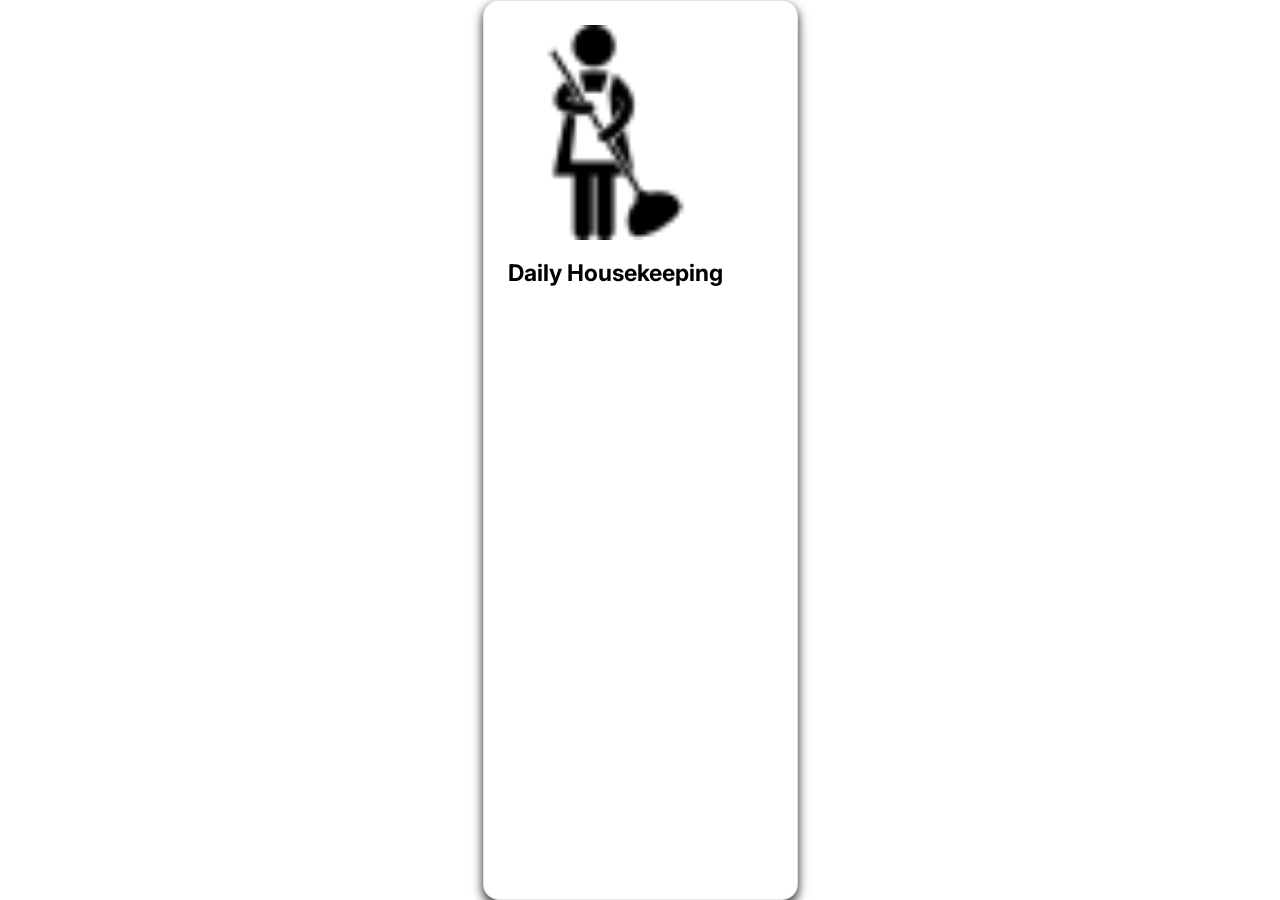
<file: card-5.html>
<!DOCTYPE html>
<html lang="en">
<head>
  <meta charset="UTF-8">
  <meta name="viewport" content="width=device-width, initial-scale=1.0">
  <meta name="description" content="Exported from Figma">
  <title>Exported Figma Design</title>
  <link href="https://fonts.googleapis.com/css?family=Inter&display=swap" rel="stylesheet">

  <link rel="stylesheet" href="styles.css">
</head>
<body>
<div class="card-5-629">
<div class="author-630">
<img src="images/image-631.png" class="image-631" alt="image" />
<div class="text-632">
<p class="text-633"><span class="text-black">Daily Housekeeping</span></p>
</div>
</div>
</div>

</body>
</html>
</file>
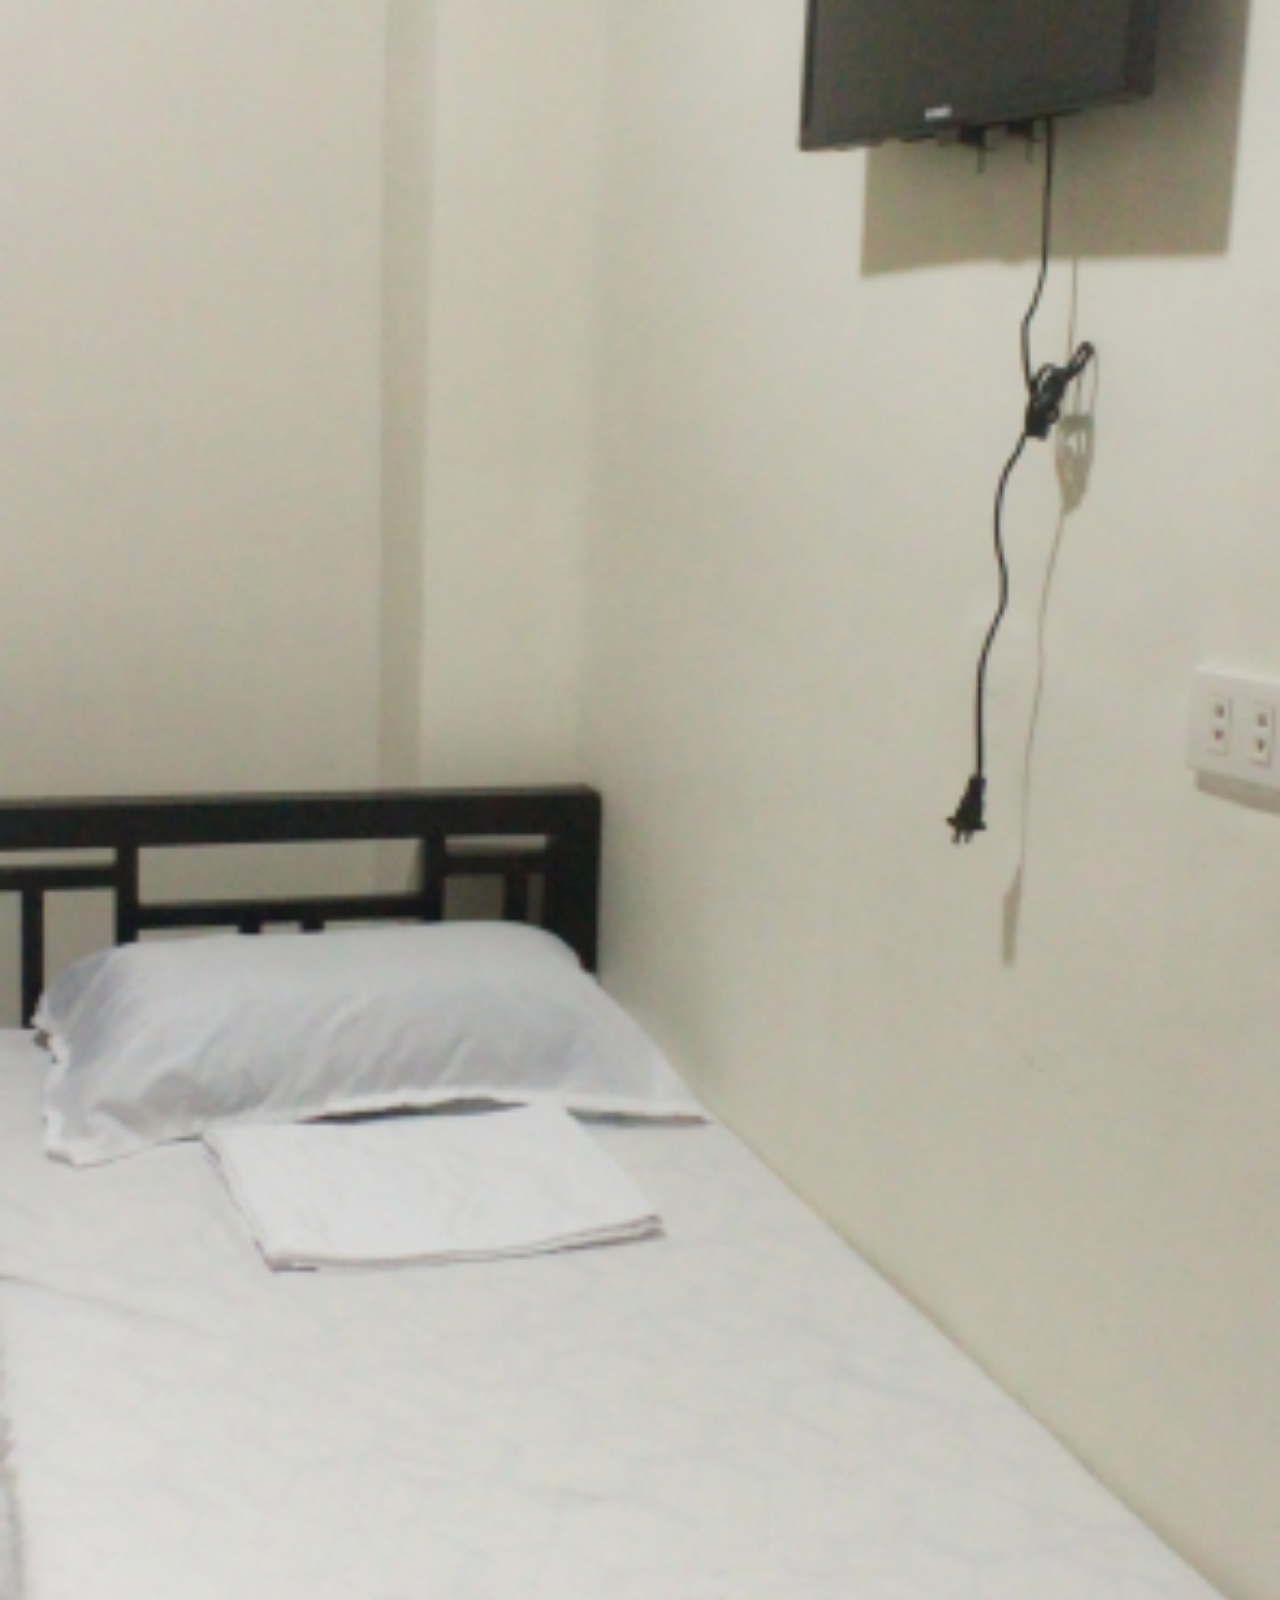
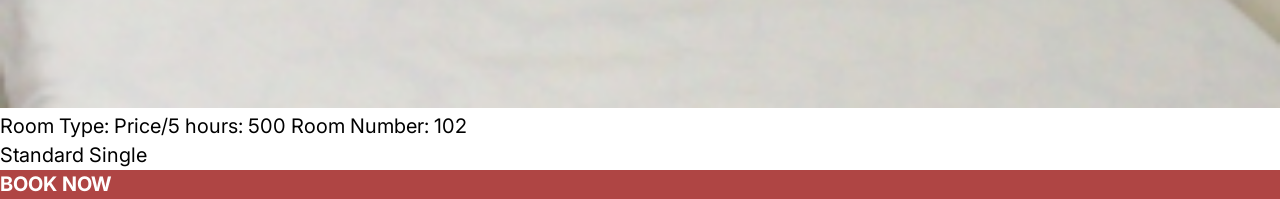
<file: frame-5.html>
<!DOCTYPE html>
<html lang="en">
<head>
  <meta charset="UTF-8">
  <meta name="viewport" content="width=device-width, initial-scale=1.0">
  <meta name="description" content="Exported from Figma">
  <title>Exported Figma Design</title>
  <link href="https://fonts.googleapis.com/css?family=Inter&display=swap" rel="stylesheet">

  <link rel="stylesheet" href="styles.css">
</head>
<body>
<div class="frame-5-358">
<img src="images/node-359.png" class="node-359" alt="597144260_1926116264985855_4343006407576636915_n-1" />
<p class="text-360"><span class="text-black">Room Type:
Price/5 hours: 500
Room Number: 102


</span></p>
<p class="text-361"><span class="text-black"> Standard Single</span></p>
<div class="frame-6-362"></div>
<div class="frame-7-363">
<p class="text-364"><span class="text-white">BOOK NOW</span></p>
</div>
</div>

</body>
</html>
</file>
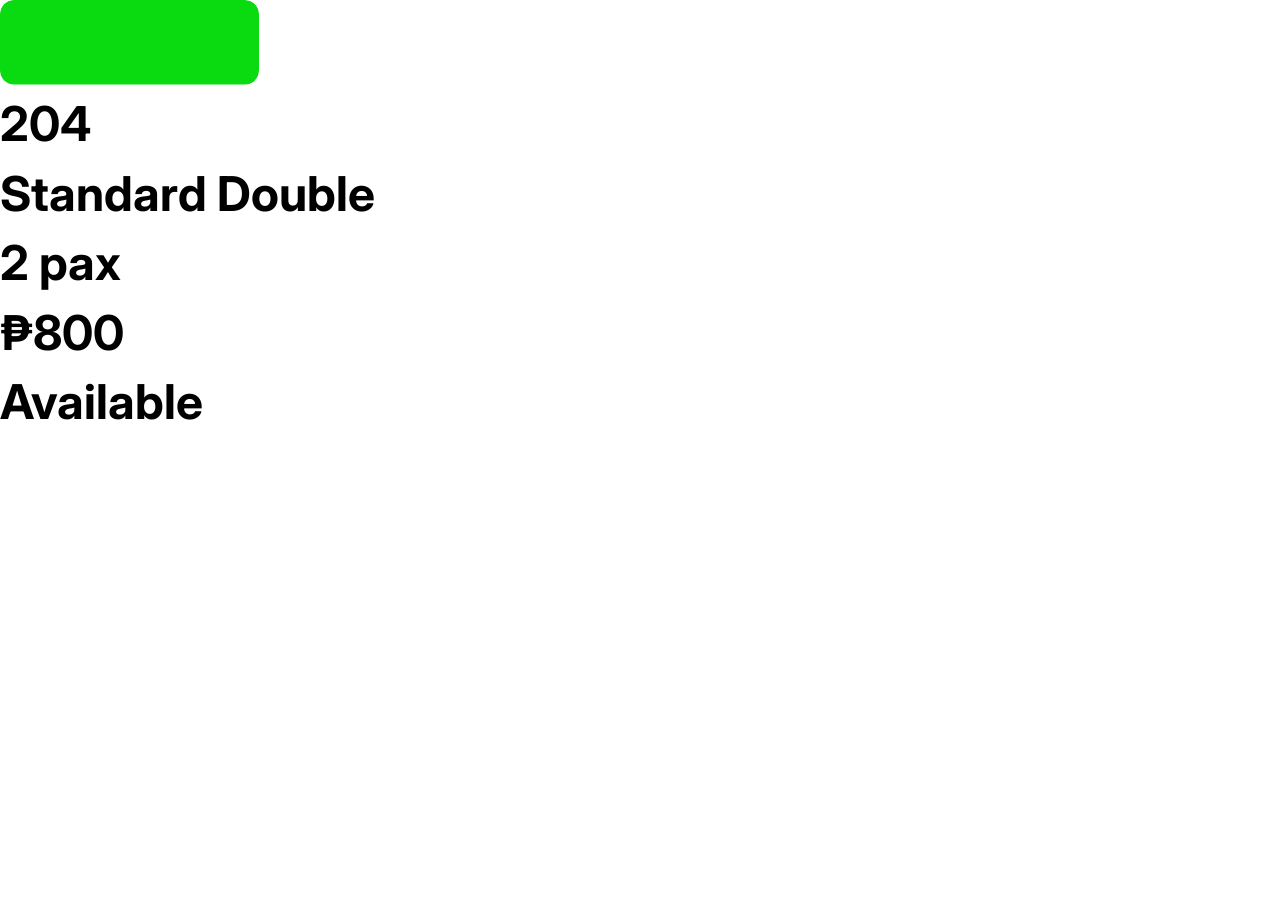
<file: page.html>
<!DOCTYPE html>
<html lang="en">
<head>
  <meta charset="UTF-8">
  <meta name="viewport" content="width=device-width, initial-scale=1.0">
  <meta name="description" content="Exported from Figma">
  <title>Exported Figma Design</title>
  <link href="https://fonts.googleapis.com/css?family=Inter&display=swap" rel="stylesheet">

  <link rel="stylesheet" href="styles.css">
</head>
<body>
<div class="-622">
<img src="images/rectangle-34-623.svg" class="rectangle-34-623" alt="rectangle-34" />
<p class="text-624"><span class="text-black">204</span></p>
<p class="text-625"><span class="text-black">Standard Double</span></p>
<p class="text-626"><span class="text-black">2 pax</span></p>
<p class="text-627"><span class="text-black">₱800</span></p>
<p class="text-628"><span class="text-black">Available</span></p>
</div>

</body>
</html>
</file>
<file: styles.css>
/* Add font files for Lemonada */
@font-face {
  font-family: 'Lemonada';
  src: url('fonts/lemonada.woff2') format('woff2'),
       url('fonts/lemonada.woff') format('woff');
  font-weight: normal;
  font-style: normal;
}

/* Add font files for Iosevka Charon */
@font-face {
  font-family: 'Iosevka Charon';
  src: url('fonts/iosevka-charon.woff2') format('woff2'),
       url('fonts/iosevka-charon.woff') format('woff');
  font-weight: normal;
  font-style: normal;
}

/* Add font files for Iosevka Charon Mono */
@font-face {
  font-family: 'Iosevka Charon Mono';
  src: url('fonts/iosevka-charon-mono.woff2') format('woff2'),
       url('fonts/iosevka-charon-mono.woff') format('woff');
  font-weight: normal;
  font-style: normal;
}

/* Add font files for Istok Web */
@font-face {
  font-family: 'Istok Web';
  src: url('fonts/istok-web.woff2') format('woff2'),
       url('fonts/istok-web.woff') format('woff');
  font-weight: normal;
  font-style: normal;
}

/* Add font files for Amaranth */
@font-face {
  font-family: 'Amaranth';
  src: url('fonts/amaranth.woff2') format('woff2'),
       url('fonts/amaranth.woff') format('woff');
  font-weight: normal;
  font-style: normal;
}

/* Add font files for Kaisei HarunoUmi */
@font-face {
  font-family: 'Kaisei HarunoUmi';
  src: url('fonts/kaisei-harunoumi.woff2') format('woff2'),
       url('fonts/kaisei-harunoumi.woff') format('woff');
  font-weight: normal;
  font-style: normal;
}

/* Add font files for Intel One Mono */
@font-face {
  font-family: 'Intel One Mono';
  src: url('fonts/intel-one-mono.woff2') format('woff2'),
       url('fonts/intel-one-mono.woff') format('woff');
  font-weight: normal;
  font-style: normal;
}

/* Add font files for Inclusive Sans */
@font-face {
  font-family: 'Inclusive Sans';
  src: url('fonts/inclusive-sans.woff2') format('woff2'),
       url('fonts/inclusive-sans.woff') format('woff');
  font-weight: normal;
  font-style: normal;
}

/* Add font files for Instrument Sans */
@font-face {
  font-family: 'Instrument Sans';
  src: url('fonts/instrument-sans.woff2') format('woff2'),
       url('fonts/instrument-sans.woff') format('woff');
  font-weight: normal;
  font-style: normal;
}

:root {
  --font-family-inter: 'Inter', sans-serif;
  --font-family-lemonada: 'Lemonada', sans-serif;
  --font-family-iosevka-charon: 'Iosevka Charon', sans-serif;
  --font-family-iosevka-charon-mono: 'Iosevka Charon Mono', sans-serif;
  --font-family-istok-web: 'Istok Web', sans-serif;
  --font-family-amaranth: 'Amaranth', sans-serif;
  --font-family-kaisei-harunoumi: 'Kaisei HarunoUmi', sans-serif;
  --font-family-intel-one-mono: 'Intel One Mono', sans-serif;
  --font-family-inclusive-sans: 'Inclusive Sans', sans-serif;
  --font-family-instrument-sans: 'Instrument Sans', sans-serif;
  --text-black: rgba(0, 0, 0, 1);
  --text-white: rgba(255, 255, 255, 1);
  --text-rgb-19-15-15: rgba(19, 15, 15, 1);
  --text-rgb-147-145-145: rgba(147, 145, 145, 1);
  --text-rgb-128-128-128: rgba(128, 128, 128, 1);
  --text-rgb-15-2-2: rgba(15, 2, 2, 1);
  --text-rgb-15-168-15: rgba(15, 168, 15, 1);
  --text-rgb-196-14-14: rgba(196, 14, 14, 1);
  --text-rgb-192-192-7: rgba(192, 192, 7, 1);
  --text-rgb-118-118-118: rgba(118, 118, 118, 1);
}

.text-black {
  color: var(--text-black);
}

.text-white {
  color: var(--text-white);
}

.text-rgb-19-15-15 {
  color: var(--text-rgb-19-15-15);
}

.text-rgb-147-145-145 {
  color: var(--text-rgb-147-145-145);
}

.text-rgb-128-128-128 {
  color: var(--text-rgb-128-128-128);
}

.text-rgb-15-2-2 {
  color: var(--text-rgb-15-2-2);
}

.text-rgb-15-168-15 {
  color: var(--text-rgb-15-168-15);
}

.text-rgb-196-14-14 {
  color: var(--text-rgb-196-14-14);
}

.text-rgb-192-192-7 {
  color: var(--text-rgb-192-192-7);
}

.text-rgb-118-118-118 {
  color: var(--text-rgb-118-118-118);
}

/* CSS Reset */
* {
  margin: 0;
  padding: 0;
  box-sizing: border-box;
}

body {
  width: 100%;
  min-height: 100vh;
  overflow-x: hidden;
}

img {
  max-width: 100%;
  height: auto;
}

/* Prototype Links */
a.prototype-link {
  text-decoration: none;
  color: inherit;
  display: contents;
}

.rectangle-27-2 {
  flex-grow: 0;
  flex-shrink: 1;
  flex-basis: auto;
  background-color: rgba(217, 217, 217, 0.47999998927116394);
  border-radius: 100px;
}

.image-1-6 {
  flex-grow: 0;
  flex-shrink: 1;
  flex-basis: auto;
  width: 100%;
  height: auto;
}

.text-7 {
  flex-grow: 1;
  flex-shrink: 1;
  flex-basis: auto;
  text-align: left;
  font-family: var(--font-family-inter);
  font-weight: 700;
  font-size: 24px;
  letter-spacing: -2%;
  line-height: 145.00000476837158%;
  text-decoration: none;
  text-transform: none;
  color: var(--text-black);
}

.company-5 {
  display: flex;
  flex-direction: row;
  justify-content: flex-start;
  align-items: center;
  gap: 8px;
  padding: 0px;
  flex-grow: 0;
  flex-shrink: 1;
  width: 39.438815276695244%;
}

.node-8 {
  flex-grow: 0;
  flex-shrink: 1;
  flex-basis: auto;
}

.text-10 {
@media (max-width: 1440px) {
  .text-10 {
    width: 47%;
    min-width: 280px;
  }
}

@media (max-width: 768px) {
  .text-10 {
    width: 100%;
    max-width: 100%;
    min-width: 100%;
  }
}
  flex-grow: 0;
  flex-shrink: 1;
  flex-basis: auto;
  width: 30%;
  min-width: 280px;
  text-align: left;
  font-family: var(--font-family-inter);
  font-weight: 500;
  font-size: 20px;
  letter-spacing: -0.5%;
  line-height: 145.00000476837158%;
  text-decoration: underline;
  text-transform: none;
  color: var(--text-black);
}

.text-12 {
  flex-grow: 0;
  flex-shrink: 1;
  flex-basis: auto;
  text-align: center;
  font-family: var(--font-family-inter);
  font-weight: 500;
  font-size: 20px;
  letter-spacing: -0.5%;
  line-height: 145.00000476837158%;
  text-decoration: underline;
  text-transform: none;
  color: var(--text-white);
}

.primary-button-11 {
@media (max-width: 1440px) {
  .primary-button-11 {
    width: 47%;
    min-width: 280px;
  }
}

@media (max-width: 768px) {
  .primary-button-11 {
    width: 100%;
    max-width: 100%;
    min-width: 100%;
  }
}
  display: flex;
  flex-direction: row;
  justify-content: center;
  align-items: center;
  gap: 8px;
  padding: 12px 16px 12px 16px;
  flex-grow: 0;
  flex-shrink: 1;
  flex-basis: auto;
  width: 30%;
  min-width: 280px;
  background-color: rgba(0, 0, 0, 1);
  border-radius: 12px;
}

.text-13 {
@media (max-width: 1440px) {
  .text-13 {
    width: 47%;
    min-width: 280px;
  }
}

@media (max-width: 768px) {
  .text-13 {
    width: 100%;
    max-width: 100%;
    min-width: 100%;
  }
}
  flex-grow: 0;
  flex-shrink: 1;
  flex-basis: auto;
  width: 30%;
  min-width: 280px;
  text-align: left;
  font-family: var(--font-family-inter);
  font-weight: 500;
  font-size: 20px;
  letter-spacing: -0.5%;
  line-height: 145.00000476837158%;
  text-decoration: underline;
  text-transform: none;
  color: var(--text-black);
}

.buttons-9 {
@media (max-width: 1440px) {
  .buttons-9 {
    gap: 24px;
  }
}

@media (max-width: 768px) {
  .buttons-9 {
    gap: 24px;
  }
}
  display: flex;
  flex-direction: row;
  justify-content: flex-start;
  align-items: center;
  flex-wrap: wrap;
  gap: 24px;
  padding: 0px;
  flex-grow: 0;
  flex-shrink: 1;
  width: 27.20187061574435%;
}

.header-1-4 {
  display: flex;
  flex-direction: row;
  justify-content: space-between;
  align-items: center;
  gap: 16px;
  padding: 24px 64px 24px 64px;
  flex-grow: 0;
  flex-shrink: 1;
  width: 100%;
}

.text-16 {
  flex-grow: 0;
  flex-shrink: 1;
  flex-basis: auto;
  text-align: center;
  font-family: var(--font-family-inter);
  font-weight: 700;
  font-size: 64px;
  letter-spacing: -2%;
  line-height: 110.00000238418579%;
  text-decoration: none;
  text-transform: none;
  color: var(--text-black);
}

.text-17 {
  flex-grow: 0;
  flex-shrink: 1;
  flex-basis: auto;
  text-align: center;
  font-family: var(--font-family-inter);
  font-weight: 500;
  font-size: 24px;
  letter-spacing: -0.5%;
  line-height: 145.00000476837158%;
  text-decoration: none;
  text-transform: none;
  color: var(--text-black);
}

.text-15 {
  display: flex;
  flex-direction: column;
  justify-content: flex-start;
  align-items: center;
  gap: 24px;
  padding: 0px;
  flex-grow: 0;
  flex-shrink: 1;
  flex-basis: auto;
}

.text-20 {
  flex-grow: 0;
  flex-shrink: 1;
  flex-basis: auto;
  text-align: center;
  font-family: var(--font-family-inter);
  font-weight: 500;
  font-size: 18px;
  letter-spacing: -0.5%;
  line-height: 145.00000476837158%;
  text-decoration: none;
  text-transform: none;
  color: var(--text-white);
}

.primary-button-19 {
@media (max-width: 1440px) {
  .primary-button-19 {
    width: 47%;
    min-width: 280px;
  }
}

@media (max-width: 768px) {
  .primary-button-19 {
    width: 100%;
    max-width: 100%;
    min-width: 100%;
  }
}
  display: flex;
  flex-direction: row;
  justify-content: center;
  align-items: center;
  gap: 8px;
  padding: 12px 16px 12px 16px;
  flex-grow: 0;
  flex-shrink: 1;
  flex-basis: auto;
  width: 30%;
  min-width: 280px;
  background-color: rgba(0, 0, 0, 1);
  border-radius: 12px;
}

.text-22 {
  flex-grow: 0;
  flex-shrink: 1;
  flex-basis: auto;
  text-align: left;
  font-family: var(--font-family-inter);
  font-weight: 500;
  font-size: 18px;
  letter-spacing: -0.5%;
  line-height: 145.00000476837158%;
  text-decoration: none;
  text-transform: none;
  color: var(--text-black);
}

.secondary-button-21 {
@media (max-width: 1440px) {
  .secondary-button-21 {
    width: 47%;
    min-width: 280px;
  }
}

@media (max-width: 768px) {
  .secondary-button-21 {
    width: 100%;
    max-width: 100%;
    min-width: 100%;
  }
}
  display: flex;
  flex-direction: row;
  justify-content: center;
  align-items: center;
  gap: 8px;
  padding: 12px 16px 12px 16px;
  flex-grow: 0;
  flex-shrink: 1;
  flex-basis: auto;
  width: 30%;
  min-width: 280px;
  border: 2px solid rgba(0, 0, 0, 0.15000000596046448);
  border-radius: 12px;
}

.buttons-18 {
@media (max-width: 1440px) {
  .buttons-18 {
    gap: 24px;
  }
}

@media (max-width: 768px) {
  .buttons-18 {
    gap: 16px;
  }
}
  display: flex;
  flex-direction: row;
  justify-content: center;
  align-items: center;
  flex-wrap: wrap;
  gap: 16px;
  padding: 0px;
  flex-grow: 0;
  flex-shrink: 1;
  width: 90.02338269680436%;
}

.container-14 {
  display: flex;
  flex-direction: column;
  justify-content: center;
  align-items: flex-start;
  gap: 32px;
  padding: 120px 64px 80px 64px;
  flex-grow: 0;
  flex-shrink: 1;
  flex-basis: auto;
}

.hero-1-3 {
  display: flex;
  flex-direction: column;
  justify-content: center;
  align-items: center;
  padding: 0px;
  flex-grow: 0;
  flex-shrink: 1;
  flex-basis: auto;
}

.image-4-25 {
  flex-grow: 0;
  flex-shrink: 1;
  flex-basis: auto;
  border-radius: 16px;
  width: 100%;
  height: auto;
}

.image-2-26 {
  flex-grow: 0;
  flex-shrink: 1;
  flex-basis: auto;
  border-radius: 16px;
  width: 100%;
  height: auto;
}

.image-3-27 {
  flex-grow: 0;
  flex-shrink: 1;
  flex-basis: auto;
  border-radius: 16px;
  width: 100%;
  height: auto;
}

.image-1-28 {
  flex-grow: 0;
  flex-shrink: 1;
  flex-basis: auto;
  border-radius: 16px;
  width: 100%;
  height: auto;
}

.images-24 {
  display: flex;
  flex-direction: row;
  justify-content: center;
  align-items: center;
  gap: 16px;
  padding: 32px 8px 32px 8px;
  flex-grow: 0;
  flex-shrink: 1;
  width: 100%;
}

.hero-1-23 {
  display: flex;
  flex-direction: column;
  justify-content: center;
  align-items: center;
  padding: 0px;
  flex-grow: 0;
  flex-shrink: 1;
  flex-basis: auto;
}

.text-29 {
  flex-grow: 0;
  flex-shrink: 1;
  flex-basis: auto;
  text-align: left;
  font-family: var(--font-family-lemonada);
  font-weight: 700;
  font-size: 48px;
  letter-spacing: -2%;
  line-height: 120.00000476837158%;
  text-decoration: none;
  text-transform: none;
  color: var(--text-black);
}

.text-32 {
  flex-grow: 0;
  flex-shrink: 1;
  flex-basis: auto;
  text-align: left;
  font-family: var(--font-family-inter);
  font-weight: 700;
  font-size: 48px;
  letter-spacing: -2%;
  line-height: 120.00000476837158%;
  text-decoration: none;
  text-transform: none;
  color: var(--text-black);
}

.header-31 {
  display: flex;
  flex-direction: column;
  justify-content: flex-start;
  align-items: flex-start;
  gap: 16px;
  padding: 0px;
  flex-grow: 0;
  flex-shrink: 1;
  flex-basis: auto;
}

.image-36 {
  flex-grow: 0;
  flex-shrink: 1;
  flex-basis: auto;
  border-radius: 8px;
  width: 100%;
  height: auto;
}

.text-38 {
  flex-grow: 0;
  flex-shrink: 1;
  flex-basis: auto;
  text-align: left;
  font-family: var(--font-family-inter);
  font-weight: 700;
  font-size: 16px;
  letter-spacing: -0.5%;
  line-height: 150%;
  text-decoration: none;
  text-transform: none;
  color: var(--text-black);
}

.text-37 {
  display: flex;
  flex-direction: column;
  justify-content: flex-start;
  align-items: flex-start;
  gap: 2px;
  padding: 0px;
  flex-grow: 1;
  flex-shrink: 1;
  flex-basis: auto;
}

.author-35 {
  display: flex;
  flex-direction: row;
  justify-content: flex-start;
  align-items: center;
  gap: 16px;
  padding: 0px;
  flex-grow: 0;
  flex-shrink: 1;
  width: 80.95238095238095%;
}

.text-39 {
  flex-grow: 0;
  flex-shrink: 1;
  flex-basis: auto;
  text-align: left;
  font-family: var(--font-family-inter);
  font-weight: 500;
  font-size: 18px;
  letter-spacing: -0.5%;
  line-height: 145.00000476837158%;
  text-decoration: none;
  text-transform: none;
  color: var(--text-black);
}

.card-1-34 {
  display: flex;
  flex-direction: column;
  justify-content: space-between;
  align-items: flex-start;
  gap: 24px;
  padding: 32px;
  flex-grow: 0;
  flex-shrink: 1;
  width: 100%;
  min-width: 320px;
  max-width: 388px;
  min-height: 280px;
  box-shadow: 0px 12px 32px 0px rgba(0,0,0,0.5), 0px 4px 8px 0px rgba(0,0,0,0.5);
  background-color: rgba(255, 255, 255, 1);
  border: 1px solid rgba(0, 0, 0, 0.10000000149011612);
  border-radius: 16px;
}

.image-42 {
  flex-grow: 0;
  flex-shrink: 1;
  flex-basis: auto;
  border-radius: 8px;
  width: 100%;
  height: auto;
}

.text-44 {
  flex-grow: 0;
  flex-shrink: 1;
  flex-basis: auto;
  text-align: left;
  font-family: var(--font-family-inter);
  font-weight: 700;
  font-size: 16px;
  letter-spacing: -0.5%;
  line-height: 150%;
  text-decoration: none;
  text-transform: none;
  color: var(--text-black);
}

.text-43 {
  display: flex;
  flex-direction: column;
  justify-content: flex-start;
  align-items: flex-start;
  gap: 2px;
  padding: 0px;
  flex-grow: 1;
  flex-shrink: 1;
  flex-basis: auto;
}

.author-41 {
  display: flex;
  flex-direction: row;
  justify-content: flex-start;
  align-items: center;
  gap: 16px;
  padding: 0px;
  flex-grow: 0;
  flex-shrink: 1;
  width: 80.95238095238095%;
}

.text-45 {
  flex-grow: 0;
  flex-shrink: 1;
  flex-basis: auto;
  text-align: left;
  font-family: var(--font-family-inter);
  font-weight: 500;
  font-size: 18px;
  letter-spacing: -0.5%;
  line-height: 145.00000476837158%;
  text-decoration: none;
  text-transform: none;
  color: var(--text-black);
}

.card-2-40 {
  display: flex;
  flex-direction: column;
  justify-content: space-between;
  align-items: flex-start;
  gap: 32px;
  padding: 32px;
  flex-grow: 0;
  flex-shrink: 1;
  width: 100%;
  min-width: 320px;
  max-width: 388px;
  min-height: 280px;
  box-shadow: 0px 12px 32px 0px rgba(0,0,0,0.5), 0px 4px 8px 0px rgba(0,0,0,0.5);
  background-color: rgba(255, 255, 255, 1);
  border: 1px solid rgba(0, 0, 0, 0.10000000149011612);
  border-radius: 16px;
}

.image-48 {
  flex-grow: 0;
  flex-shrink: 1;
  flex-basis: auto;
  border-radius: 8px;
  width: 100%;
  height: auto;
}

.text-50 {
  flex-grow: 0;
  flex-shrink: 1;
  flex-basis: auto;
  text-align: left;
  font-family: var(--font-family-inter);
  font-weight: 700;
  font-size: 16px;
  letter-spacing: -0.5%;
  line-height: 150%;
  text-decoration: none;
  text-transform: none;
  color: var(--text-black);
}

.text-49 {
  display: flex;
  flex-direction: column;
  justify-content: flex-start;
  align-items: flex-start;
  gap: 2px;
  padding: 0px;
  flex-grow: 1;
  flex-shrink: 1;
  flex-basis: auto;
}

.author-47 {
  display: flex;
  flex-direction: row;
  justify-content: flex-start;
  align-items: center;
  gap: 16px;
  padding: 0px;
  flex-grow: 0;
  flex-shrink: 1;
  width: 80.95238095238095%;
}

.text-51 {
  flex-grow: 0;
  flex-shrink: 1;
  flex-basis: auto;
  text-align: left;
  font-family: var(--font-family-inter);
  font-weight: 500;
  font-size: 18px;
  letter-spacing: -0.5%;
  line-height: 145.00000476837158%;
  text-decoration: none;
  text-transform: none;
  color: var(--text-black);
}

.card-3-46 {
  display: flex;
  flex-direction: column;
  justify-content: space-between;
  align-items: flex-start;
  gap: 32px;
  padding: 32px;
  flex-grow: 0;
  flex-shrink: 1;
  width: 100%;
  min-width: 320px;
  max-width: 388px;
  min-height: 280px;
  box-shadow: 0px 12px 32px 0px rgba(0,0,0,0.5), 0px 4px 8px 0px rgba(0,0,0,0.5);
  background-color: rgba(255, 255, 255, 1);
  border: 1px solid rgba(0, 0, 0, 0.10000000149011612);
  border-radius: 16px;
}

.cards-33 {
  display: flex;
  flex-direction: row;
  justify-content: center;
  align-items: center;
  gap: 32px;
  padding: 0px;
  flex-grow: 0;
  flex-shrink: 1;
  width: 90.05439005439005%;
}

.testimonials-1-30 {
  display: flex;
  flex-direction: column;
  justify-content: flex-start;
  align-items: flex-start;
  gap: 48px;
  padding: 48px 64px 48px 64px;
  flex-grow: 0;
  flex-shrink: 1;
  width: 100.31176929072487%;
}

.text-54 {
  flex-grow: 0;
  flex-shrink: 1;
  flex-basis: auto;
  text-align: left;
  font-family: var(--font-family-inter);
  font-weight: 700;
  font-size: 48px;
  letter-spacing: -2%;
  line-height: 120.00000476837158%;
  text-decoration: none;
  text-transform: none;
  color: var(--text-black);
}

.header-53 {
  display: flex;
  flex-direction: column;
  justify-content: flex-start;
  align-items: flex-start;
  gap: 16px;
  padding: 0px;
  flex-grow: 0;
  flex-shrink: 1;
  flex-basis: auto;
}

.testimonial-wall-1-52 {
  display: flex;
  flex-direction: column;
  justify-content: center;
  align-items: center;
  gap: 64px;
  padding: 120px 64px 120px 64px;
  flex-grow: 0;
  flex-shrink: 1;
  width: 36.16523772408418%;
}

.image-59 {
  flex-grow: 0;
  flex-shrink: 1;
  flex-basis: auto;
  border-radius: 8px;
  width: 100%;
  height: auto;
}

.text-61 {
  flex-grow: 0;
  flex-shrink: 1;
  flex-basis: auto;
  text-align: left;
  font-family: var(--font-family-inter);
  font-weight: 700;
  font-size: 24px;
  letter-spacing: -0.5%;
  line-height: 150%;
  text-decoration: none;
  text-transform: none;
  color: var(--text-black);
}

.text-60 {
  display: flex;
  flex-direction: column;
  justify-content: flex-start;
  align-items: flex-start;
  gap: 2px;
  padding: 0px;
  flex-grow: 1;
  flex-shrink: 1;
  flex-basis: auto;
}

.author-58 {
  display: flex;
  flex-direction: row;
  justify-content: flex-start;
  align-items: flex-start;
  gap: 16px;
  padding: 0px;
  flex-grow: 0;
  flex-shrink: 1;
  width: 81.23167155425219%;
}

.card-2-57 {
  display: flex;
  flex-direction: column;
  justify-content: flex-start;
  align-items: flex-start;
  gap: 32px;
  padding: 32px;
  flex-grow: 0;
  flex-shrink: 1;
  flex-basis: auto;
  box-shadow: 0px 6px 12px 0px rgba(0,0,0,0.5), 0px 4px 8px 0px rgba(0,0,0,0.5);
  background-color: rgba(255, 255, 255, 1);
  border: 1px solid rgba(0, 0, 0, 0.10000000149011612);
  border-radius: 16px;
}

.image-64 {
  flex-grow: 0;
  flex-shrink: 1;
  flex-basis: auto;
  border-radius: 8px;
  width: 100%;
  height: auto;
}

.text-66 {
  flex-grow: 0;
  flex-shrink: 1;
  flex-basis: auto;
  text-align: left;
  font-family: var(--font-family-inter);
  font-weight: 700;
  font-size: 24px;
  letter-spacing: -0.5%;
  line-height: 150%;
  text-decoration: none;
  text-transform: none;
  color: var(--text-black);
}

.text-65 {
  display: flex;
  flex-direction: column;
  justify-content: flex-start;
  align-items: flex-start;
  gap: 2px;
  padding: 0px;
  flex-grow: 1;
  flex-shrink: 1;
  flex-basis: auto;
}

.author-63 {
  display: flex;
  flex-direction: row;
  justify-content: flex-start;
  align-items: flex-start;
  gap: 16px;
  padding: 0px;
  flex-grow: 0;
  flex-shrink: 1;
  width: 88.26979472140762%;
}

.card-3-62 {
  display: flex;
  flex-direction: column;
  justify-content: flex-start;
  align-items: flex-start;
  gap: 32px;
  padding: 32px;
  flex-grow: 0;
  flex-shrink: 1;
  flex-basis: auto;
  box-shadow: 0px 6px 12px 0px rgba(0,0,0,0.5), 0px 4px 8px 0px rgba(0,0,0,0.5);
  background-color: rgba(255, 255, 255, 1);
  border: 1px solid rgba(0, 0, 0, 0.10000000149011612);
  border-radius: 16px;
}

.column-1-56 {
  display: flex;
  flex-direction: column;
  justify-content: flex-start;
  align-items: center;
  gap: 32px;
  padding: 0px;
  flex-grow: 1;
  flex-shrink: 1;
  flex-basis: auto;
}

.image-70 {
  flex-grow: 0;
  flex-shrink: 1;
  flex-basis: auto;
  border-radius: 8px;
  width: 100%;
  height: auto;
}

.text-72 {
  flex-grow: 0;
  flex-shrink: 1;
  flex-basis: auto;
  text-align: left;
  font-family: var(--font-family-inter);
  font-weight: 700;
  font-size: 24px;
  letter-spacing: -0.5%;
  line-height: 150%;
  text-decoration: none;
  text-transform: none;
  color: var(--text-black);
}

.text-71 {
  display: flex;
  flex-direction: column;
  justify-content: flex-start;
  align-items: flex-start;
  gap: 2px;
  padding: 0px;
  flex-grow: 1;
  flex-shrink: 1;
  flex-basis: auto;
}

.author-69 {
  display: flex;
  flex-direction: row;
  justify-content: flex-start;
  align-items: flex-start;
  gap: 16px;
  padding: 0px;
  flex-grow: 0;
  flex-shrink: 1;
  width: 82.5136612021858%;
}

.card-3-68 {
  display: flex;
  flex-direction: column;
  justify-content: flex-start;
  align-items: flex-start;
  gap: 32px;
  padding: 32px;
  flex-grow: 0;
  flex-shrink: 1;
  flex-basis: auto;
  box-shadow: 0px 6px 12px 0px rgba(0,0,0,0.5), 0px 4px 8px 0px rgba(0,0,0,0.5);
  background-color: rgba(255, 255, 255, 1);
  border: 1px solid rgba(0, 0, 0, 0.10000000149011612);
  border-radius: 16px;
}

.image-75 {
  flex-grow: 0;
  flex-shrink: 1;
  flex-basis: auto;
  border-radius: 8px;
  width: 100%;
  height: auto;
}

.text-77 {
  flex-grow: 0;
  flex-shrink: 1;
  flex-basis: auto;
  text-align: left;
  font-family: var(--font-family-inter);
  font-weight: 700;
  font-size: 24px;
  letter-spacing: -0.5%;
  line-height: 150%;
  text-decoration: none;
  text-transform: none;
  color: var(--text-black);
}

.text-76 {
  display: flex;
  flex-direction: column;
  justify-content: flex-start;
  align-items: flex-start;
  gap: 2px;
  padding: 0px;
  flex-grow: 1;
  flex-shrink: 1;
  flex-basis: auto;
}

.author-74 {
  display: flex;
  flex-direction: row;
  justify-content: flex-start;
  align-items: flex-start;
  gap: 16px;
  padding: 0px;
  flex-grow: 0;
  flex-shrink: 1;
  width: 82.5136612021858%;
}

.card-5-73 {
  display: flex;
  flex-direction: column;
  justify-content: flex-start;
  align-items: flex-start;
  gap: 32px;
  padding: 32px;
  flex-grow: 0;
  flex-shrink: 1;
  flex-basis: auto;
  box-shadow: 0px 6px 12px 0px rgba(0,0,0,0.5), 0px 4px 8px 0px rgba(0,0,0,0.5);
  background-color: rgba(255, 255, 255, 1);
  border: 1px solid rgba(0, 0, 0, 0.10000000149011612);
  border-radius: 16px;
}

.image-80 {
  flex-grow: 0;
  flex-shrink: 1;
  flex-basis: auto;
  border-radius: 8px;
  width: 100%;
  height: auto;
}

.text-82 {
  flex-grow: 0;
  flex-shrink: 1;
  flex-basis: auto;
  text-align: left;
  font-family: var(--font-family-inter);
  font-weight: 700;
  font-size: 24px;
  letter-spacing: -0.5%;
  line-height: 150%;
  text-decoration: none;
  text-transform: none;
  color: var(--text-black);
}

.text-81 {
  display: flex;
  flex-direction: column;
  justify-content: flex-start;
  align-items: flex-start;
  gap: 2px;
  padding: 0px;
  flex-grow: 1;
  flex-shrink: 1;
  flex-basis: auto;
}

.author-79 {
  display: flex;
  flex-direction: row;
  justify-content: flex-start;
  align-items: flex-start;
  gap: 16px;
  padding: 0px;
  flex-grow: 0;
  flex-shrink: 1;
  width: 90.67055393586006%;
}

.card-4-78 {
  display: flex;
  flex-direction: column;
  justify-content: flex-start;
  align-items: flex-start;
  gap: 32px;
  padding: 32px 0px 32px 32px;
  flex-grow: 0;
  flex-shrink: 1;
  width: 93.71584699453553%;
  box-shadow: 0px 6px 12px 0px rgba(0,0,0,0.5), 0px 4px 8px 0px rgba(0,0,0,0.5);
  background-color: rgba(255, 255, 255, 1);
  border: 1px solid rgba(0, 0, 0, 0.10000000149011612);
  border-radius: 16px;
}

.column-2-67 {
  display: flex;
  flex-direction: column;
  justify-content: flex-start;
  align-items: center;
  gap: 32px;
  padding: 0px;
  flex-grow: 0;
  flex-shrink: 1;
  flex-basis: auto;
}

.image-86 {
  flex-grow: 0;
  flex-shrink: 1;
  flex-basis: auto;
  border-radius: 8px;
  width: 100%;
  height: auto;
}

.text-88 {
  flex-grow: 0;
  flex-shrink: 1;
  flex-basis: auto;
  text-align: left;
  font-family: var(--font-family-inter);
  font-weight: 700;
  font-size: 24px;
  letter-spacing: -0.5%;
  line-height: 150%;
  text-decoration: none;
  text-transform: none;
  color: var(--text-black);
}

.text-87 {
  display: flex;
  flex-direction: column;
  justify-content: flex-start;
  align-items: flex-start;
  gap: 2px;
  padding: 0px;
  flex-grow: 1;
  flex-shrink: 1;
  flex-basis: auto;
}

.author-85 {
  display: flex;
  flex-direction: row;
  justify-content: flex-start;
  align-items: flex-start;
  gap: 16px;
  padding: 0px;
  flex-grow: 0;
  flex-shrink: 1;
  width: 82.27146814404432%;
}

.card-5-84 {
  display: flex;
  flex-direction: column;
  justify-content: flex-start;
  align-items: flex-start;
  gap: 32px;
  padding: 32px;
  flex-grow: 0;
  flex-shrink: 1;
  flex-basis: auto;
  box-shadow: 0px 6px 12px 0px rgba(0,0,0,0.5), 0px 4px 8px 0px rgba(0,0,0,0.5);
  background-color: rgba(255, 255, 255, 1);
  border: 1px solid rgba(0, 0, 0, 0.10000000149011612);
  border-radius: 16px;
}

.image-91 {
  flex-grow: 0;
  flex-shrink: 1;
  flex-basis: auto;
  border-radius: 8px;
  width: 100%;
  height: auto;
}

.text-93 {
  flex-grow: 0;
  flex-shrink: 1;
  flex-basis: auto;
  text-align: left;
  font-family: var(--font-family-inter);
  font-weight: 700;
  font-size: 24px;
  letter-spacing: -0.5%;
  line-height: 150%;
  text-decoration: none;
  text-transform: none;
  color: var(--text-black);
}

.text-92 {
  display: flex;
  flex-direction: column;
  justify-content: flex-start;
  align-items: flex-start;
  gap: 2px;
  padding: 0px;
  flex-grow: 1;
  flex-shrink: 1;
  flex-basis: auto;
}

.author-90 {
  display: flex;
  flex-direction: row;
  justify-content: flex-start;
  align-items: flex-start;
  gap: 16px;
  padding: 0px;
  flex-grow: 0;
  flex-shrink: 1;
  width: 82.27146814404432%;
}

.card-6-89 {
  display: flex;
  flex-direction: column;
  justify-content: flex-start;
  align-items: flex-start;
  gap: 32px;
  padding: 32px;
  flex-grow: 0;
  flex-shrink: 1;
  flex-basis: auto;
  box-shadow: 0px 6px 12px 0px rgba(0,0,0,0.5), 0px 4px 8px 0px rgba(0,0,0,0.5);
  background-color: rgba(255, 255, 255, 1);
  border: 1px solid rgba(0, 0, 0, 0.10000000149011612);
  border-radius: 16px;
}

.column-3-83 {
  display: flex;
  flex-direction: column;
  justify-content: flex-start;
  align-items: center;
  gap: 32px;
  padding: 0px;
  flex-grow: 1;
  flex-shrink: 1;
  flex-basis: auto;
}

.gallery-55 {
  display: flex;
  flex-direction: row;
  justify-content: center;
  align-items: flex-start;
  gap: 32px;
  padding: 0px;
  flex-grow: 0;
  flex-shrink: 1;
  width: 99.76617303195636%;
}

.1629327-200-4-94 {
  flex-grow: 0;
  flex-shrink: 1;
  flex-basis: auto;
  width: 100%;
  height: auto;
}

.text-95 {
  flex-grow: 0;
  flex-shrink: 1;
  flex-basis: auto;
  text-align: center;
  font-family: var(--font-family-inter);
  font-weight: normal;
  font-size: 32px;
  letter-spacing: -2%;
  line-height: 145.00000476837158%;
  text-decoration: none;
  text-transform: none;
  color: var(--text-black);
}

.text-96 {
  flex-grow: 0;
  flex-shrink: 1;
  flex-basis: auto;
  text-align: center;
  font-family: var(--font-family-iosevka-charon);
  font-weight: 700;
  font-size: 34px;
  letter-spacing: -2%;
  line-height: 145.00000476837158%;
  text-decoration: none;
  text-transform: none;
  color: var(--text-black);
}

.1f4de-2-97 {
  flex-grow: 0;
  flex-shrink: 1;
  flex-basis: auto;
  width: 100%;
  height: auto;
}

.text-98 {
  flex-grow: 0;
  flex-shrink: 1;
  flex-basis: auto;
  text-align: center;
  font-family: var(--font-family-inter);
  font-weight: normal;
  font-size: 32px;
  letter-spacing: -2%;
  line-height: 145.00000476837158%;
  text-decoration: none;
  text-transform: none;
  color: var(--text-black);
}

.text-99 {
  flex-grow: 0;
  flex-shrink: 1;
  flex-basis: auto;
  text-align: center;
  font-family: var(--font-family-iosevka-charon-mono);
  font-weight: 700;
  font-size: 32px;
  letter-spacing: -2%;
  line-height: 145.00000476837158%;
  text-decoration: none;
  text-transform: none;
  color: var(--text-black);
}

.2709-2-100 {
  flex-grow: 0;
  flex-shrink: 1;
  flex-basis: auto;
  width: 100%;
  height: auto;
}

.text-101 {
  flex-grow: 0;
  flex-shrink: 1;
  flex-basis: auto;
  text-align: center;
  font-family: var(--font-family-inter);
  font-weight: normal;
  font-size: 32px;
  letter-spacing: -2%;
  line-height: 145.00000476837158%;
  text-decoration: none;
  text-transform: none;
  color: var(--text-black);
}

.text-102 {
  flex-grow: 0;
  flex-shrink: 1;
  flex-basis: auto;
  text-align: center;
  font-family: var(--font-family-iosevka-charon);
  font-weight: 700;
  font-size: 34px;
  letter-spacing: -2%;
  line-height: 145.00000476837158%;
  text-decoration: none;
  text-transform: none;
  color: var(--text-black);
}

.desktop-1 {
@media (max-width: 1440px) {
  .desktop-1 {
    padding-left: 24px;
    padding-right: 24px;
  }
}

@media (max-width: 768px) {
  .desktop-1 {
    padding-left: 16px;
    padding-right: 16px;
  }
}
  display: flex;
  flex-direction: column;
  justify-content: flex-start;
  align-items: center;
  padding: 0px;
  width: 100%;
  min-height: 100vh;
  margin: 0 auto;
  max-width: 1283px;
  flex-grow: 0;
  flex-shrink: 1;
  width: 90.92841956059532%;
  min-height: 1845px;
  background-color: rgba(255, 255, 255, 1);
}

.rectangle-26-104 {
  flex-grow: 0;
  flex-shrink: 1;
  flex-basis: auto;
  background-color: rgba(217, 217, 217, 0.5400000214576721);
  border-radius: 100px;
}

.logo-107 {
  flex-grow: 0;
  flex-shrink: 1;
  flex-basis: auto;
  width: 100%;
  height: auto;
}

.text-108 {
  flex-grow: 0;
  flex-shrink: 1;
  flex-basis: auto;
  text-align: left;
  font-family: var(--font-family-inter);
  font-weight: 700;
  font-size: 18px;
  letter-spacing: -2%;
  line-height: 145.00000476837158%;
  text-decoration: none;
  text-transform: none;
  color: var(--text-black);
}

.company-106 {
  display: flex;
  flex-direction: row;
  justify-content: flex-start;
  align-items: center;
  gap: 8px;
  padding: 0px;
  flex-grow: 0;
  flex-shrink: 1;
  width: 13.680154142581888%;
}

.text-110 {
@media (max-width: 1440px) {
  .text-110 {
    width: 47%;
    min-width: 280px;
  }
}

@media (max-width: 768px) {
  .text-110 {
    width: 100%;
    max-width: 100%;
    min-width: 100%;
  }
}
  flex-grow: 0;
  flex-shrink: 1;
  flex-basis: auto;
  width: 30%;
  min-width: 280px;
  text-align: left;
  font-family: var(--font-family-inter);
  font-weight: 500;
  font-size: 20px;
  letter-spacing: -0.5%;
  line-height: 145.00000476837158%;
  text-decoration: none;
  text-transform: none;
  color: var(--text-black);
}

.buttons-109 {
@media (max-width: 1440px) {
  .buttons-109 {
    gap: 24px;
  }
}

@media (max-width: 768px) {
  .buttons-109 {
    gap: 24px;
  }
}
  display: flex;
  flex-direction: row;
  justify-content: flex-start;
  align-items: center;
  flex-wrap: wrap;
  gap: 24px;
  padding: 0px;
  flex-grow: 0;
  flex-shrink: 1;
  width: 10.597302504816955%;
}

.text-111 {
  flex-grow: 0;
  flex-shrink: 1;
  flex-basis: auto;
  text-align: left;
  font-family: var(--font-family-inter);
  font-weight: 500;
  font-size: 20px;
  letter-spacing: -0.5%;
  line-height: 145.00000476837158%;
  text-decoration: none;
  text-transform: none;
  color: var(--text-black);
}

.text-113 {
  flex-grow: 0;
  flex-shrink: 1;
  flex-basis: auto;
  text-align: center;
  font-family: var(--font-family-inter);
  font-weight: 500;
  font-size: 20px;
  letter-spacing: -0.5%;
  line-height: 145.00000476837158%;
  text-decoration: none;
  text-transform: none;
  color: var(--text-white);
}

.primary-button-112 {
  display: flex;
  flex-direction: row;
  justify-content: center;
  align-items: center;
  gap: 8px;
  padding: 12px 16px 12px 16px;
  flex-grow: 0;
  flex-shrink: 1;
  flex-basis: auto;
  background-color: rgba(0, 0, 0, 1);
  border-radius: 12px;
}

.header-2-105 {
  display: flex;
  flex-direction: row;
  justify-content: space-between;
  align-items: center;
  gap: 16px;
  padding: 24px;
  flex-grow: 0;
  flex-shrink: 1;
  width: 100%;
}

.text-114 {
  flex-grow: 0;
  flex-shrink: 1;
  flex-basis: auto;
  text-align: center;
  font-family: var(--font-family-iosevka-charon);
  font-weight: 700;
  font-size: 24px;
  letter-spacing: -2%;
  line-height: 145.00000476837158%;
  text-decoration: none;
  text-transform: none;
  color: var(--text-black);
}

.text-115 {
  flex-grow: 0;
  flex-shrink: 1;
  flex-basis: auto;
  text-align: center;
  font-family: var(--font-family-inter);
  font-weight: normal;
  font-size: 24px;
  letter-spacing: -2%;
  line-height: 145.00000476837158%;
  text-decoration: none;
  text-transform: none;
  color: var(--text-black);
}

.2709-1-116 {
  flex-grow: 0;
  flex-shrink: 1;
  flex-basis: auto;
  width: 100%;
  height: auto;
}

.text-117 {
  flex-grow: 0;
  flex-shrink: 1;
  flex-basis: auto;
  text-align: center;
  font-family: var(--font-family-iosevka-charon-mono);
  font-weight: 700;
  font-size: 24px;
  letter-spacing: -2%;
  line-height: 145.00000476837158%;
  text-decoration: none;
  text-transform: none;
  color: var(--text-black);
}

.text-118 {
  flex-grow: 0;
  flex-shrink: 1;
  flex-basis: auto;
  text-align: center;
  font-family: var(--font-family-inter);
  font-weight: normal;
  font-size: 24px;
  letter-spacing: -2%;
  line-height: 145.00000476837158%;
  text-decoration: none;
  text-transform: none;
  color: var(--text-black);
}

.1f4de-1-119 {
  flex-grow: 0;
  flex-shrink: 1;
  flex-basis: auto;
  width: 100%;
  height: auto;
}

.1629327-200-3-120 {
  flex-grow: 0;
  flex-shrink: 1;
  flex-basis: auto;
  width: 100%;
  height: auto;
}

.text-123 {
  flex-grow: 0;
  flex-shrink: 1;
  flex-basis: auto;
  text-align: left;
  font-family: var(--font-family-inter);
  font-weight: 700;
  font-size: 48px;
  letter-spacing: -2%;
  line-height: 120.00000476837158%;
  text-decoration: none;
  text-transform: none;
  color: var(--text-black);
}

.amenities-122 {
  display: flex;
  flex-direction: column;
  justify-content: flex-start;
  align-items: flex-start;
  gap: 16px;
  padding: 0px;
  flex-grow: 0;
  flex-shrink: 1;
  flex-basis: auto;
}

.testimonial-wall-1-121 {
  display: flex;
  flex-direction: column;
  justify-content: center;
  align-items: center;
  gap: 64px;
  padding: 120px 64px 120px 64px;
  flex-grow: 0;
  flex-shrink: 1;
  width: 54.43159922928709%;
}

.text-127 {
  flex-grow: 0;
  flex-shrink: 1;
  flex-basis: auto;
  text-align: center;
  font-family: var(--font-family-inter);
  font-weight: 700;
  font-size: 44px;
  letter-spacing: -2%;
  line-height: 110.00000238418579%;
  text-decoration: none;
  text-transform: none;
  color: var(--text-black);
}

.text-128 {
  flex-grow: 0;
  flex-shrink: 1;
  flex-basis: auto;
  text-align: center;
  font-family: var(--font-family-inter);
  font-weight: 500;
  font-size: 18px;
  letter-spacing: -0.5%;
  line-height: 145.00000476837158%;
  text-decoration: none;
  text-transform: none;
  color: var(--text-black);
}

.text-126 {
  display: flex;
  flex-direction: column;
  justify-content: flex-start;
  align-items: center;
  gap: 16px;
  padding: 0px;
  flex-grow: 0;
  flex-shrink: 1;
  flex-basis: auto;
}

.text-131 {
  flex-grow: 1;
  flex-shrink: 1;
  flex-basis: auto;
  text-align: center;
  font-family: var(--font-family-inter);
  font-weight: 500;
  font-size: 18px;
  letter-spacing: -0.5%;
  line-height: 145.00000476837158%;
  text-decoration: none;
  text-transform: none;
  color: var(--text-white);
}

.primary-button-130 {
  display: flex;
  flex-direction: row;
  justify-content: center;
  align-items: center;
  gap: 8px;
  padding: 12px 16px 12px 16px;
  flex-grow: 0;
  flex-shrink: 1;
  width: 23.330106485963213%;
  background-color: rgba(0, 0, 0, 1);
  border-radius: 12px;
}

.text-133 {
  flex-grow: 1;
  flex-shrink: 1;
  flex-basis: auto;
  text-align: center;
  font-family: var(--font-family-inter);
  font-weight: 500;
  font-size: 16px;
  letter-spacing: -0.5%;
  line-height: 145.00000476837158%;
  text-decoration: none;
  text-transform: none;
  color: var(--text-black);
}

.secondary-button-132 {
  display: flex;
  flex-direction: row;
  justify-content: center;
  align-items: center;
  gap: 8px;
  padding: 12px 16px 12px 16px;
  flex-grow: 0;
  flex-shrink: 1;
  width: 21.684414327202322%;
  border: 2px solid rgba(0, 0, 0, 0.15000000596046448);
  border-radius: 12px;
}

.buttons-129 {
  display: flex;
  flex-direction: column;
  justify-content: center;
  align-items: flex-start;
  gap: 16px;
  padding: 0px;
  flex-grow: 0;
  flex-shrink: 1;
  flex-basis: auto;
}

.container-125 {
  display: flex;
  flex-direction: column;
  justify-content: flex-start;
  align-items: flex-start;
  gap: 32px;
  padding: 80px 24px 24px 24px;
  flex-grow: 0;
  flex-shrink: 1;
  flex-basis: auto;
}

.hero-1-124 {
  display: flex;
  flex-direction: column;
  justify-content: flex-start;
  align-items: center;
  padding: 0px;
  flex-grow: 0;
  flex-shrink: 1;
  flex-basis: auto;
}

.text-136 {
  flex-grow: 0;
  flex-shrink: 1;
  flex-basis: auto;
  text-align: left;
  font-family: var(--font-family-inter);
  font-weight: 700;
  font-size: 36px;
  letter-spacing: -2%;
  line-height: 120.00000476837158%;
  text-decoration: none;
  text-transform: none;
  color: var(--text-black);
}

.header-135 {
  display: flex;
  flex-direction: column;
  justify-content: flex-start;
  align-items: flex-start;
  gap: 8px;
  padding: 0px;
  flex-grow: 0;
  flex-shrink: 1;
  flex-basis: auto;
}

.image-140 {
  flex-grow: 0;
  flex-shrink: 1;
  flex-basis: auto;
  border-radius: 8px;
  width: 100%;
  height: auto;
}

.text-142 {
  flex-grow: 0;
  flex-shrink: 1;
  flex-basis: auto;
  text-align: left;
  font-family: var(--font-family-inter);
  font-weight: 700;
  font-size: 16px;
  letter-spacing: -0.5%;
  line-height: 150%;
  text-decoration: none;
  text-transform: none;
  color: var(--text-black);
}

.text-141 {
  display: flex;
  flex-direction: column;
  justify-content: flex-start;
  align-items: flex-start;
  gap: 2px;
  padding: 0px;
  flex-grow: 1;
  flex-shrink: 1;
  flex-basis: auto;
}

.author-139 {
  display: flex;
  flex-direction: row;
  justify-content: flex-start;
  align-items: center;
  gap: 16px;
  padding: 0px;
  flex-grow: 0;
  flex-shrink: 1;
  width: 80%;
}

.text-143 {
  flex-grow: 0;
  flex-shrink: 1;
  flex-basis: auto;
  text-align: left;
  font-family: var(--font-family-inter);
  font-weight: 500;
  font-size: 16px;
  letter-spacing: -0.5%;
  line-height: 145.00000476837158%;
  text-decoration: none;
  text-transform: none;
  color: var(--text-black);
}

.card-1-138 {
  display: flex;
  flex-direction: column;
  justify-content: space-between;
  align-items: flex-start;
  gap: 24px;
  padding: 32px;
  flex-grow: 0;
  flex-shrink: 1;
  width: 100%;
  min-width: 320px;
  max-width: 388px;
  min-height: 280px;
  box-shadow: 0px 12px 32px 0px rgba(0,0,0,0.5), 0px 4px 8px 0px rgba(0,0,0,0.5);
  background-color: rgba(255, 255, 255, 1);
  border: 1px solid rgba(0, 0, 0, 0.10000000149011612);
  border-radius: 16px;
}

.image-146 {
  flex-grow: 0;
  flex-shrink: 1;
  flex-basis: auto;
  border-radius: 8px;
  width: 100%;
  height: auto;
}

.text-148 {
  flex-grow: 0;
  flex-shrink: 1;
  flex-basis: auto;
  text-align: left;
  font-family: var(--font-family-inter);
  font-weight: 700;
  font-size: 16px;
  letter-spacing: -0.5%;
  line-height: 150%;
  text-decoration: none;
  text-transform: none;
  color: var(--text-black);
}

.text-147 {
  display: flex;
  flex-direction: column;
  justify-content: flex-start;
  align-items: flex-start;
  gap: 2px;
  padding: 0px;
  flex-grow: 1;
  flex-shrink: 1;
  flex-basis: auto;
}

.author-145 {
  display: flex;
  flex-direction: row;
  justify-content: flex-start;
  align-items: center;
  gap: 16px;
  padding: 0px;
  flex-grow: 0;
  flex-shrink: 1;
  width: 80.42813455657493%;
}

.text-149 {
  flex-grow: 0;
  flex-shrink: 1;
  flex-basis: auto;
  text-align: left;
  font-family: var(--font-family-inter);
  font-weight: 500;
  font-size: 16px;
  letter-spacing: -0.5%;
  line-height: 145.00000476837158%;
  text-decoration: none;
  text-transform: none;
  color: var(--text-black);
}

.card-2-144 {
  display: flex;
  flex-direction: column;
  justify-content: space-between;
  align-items: flex-start;
  gap: 32px;
  padding: 32px;
  flex-grow: 0;
  flex-shrink: 1;
  width: 100%;
  min-width: 327px;
  max-width: 327px;
  min-height: 280px;
  box-shadow: 0px 12px 32px 0px rgba(0,0,0,0.5), 0px 4px 8px 0px rgba(0,0,0,0.5);
  background-color: rgba(255, 255, 255, 1);
  border: 1px solid rgba(0, 0, 0, 0.10000000149011612);
  border-radius: 16px;
}

.image-152 {
  flex-grow: 0;
  flex-shrink: 1;
  flex-basis: auto;
  border-radius: 8px;
  width: 100%;
  height: auto;
}

.text-154 {
  flex-grow: 0;
  flex-shrink: 1;
  flex-basis: auto;
  text-align: left;
  font-family: var(--font-family-inter);
  font-weight: 700;
  font-size: 16px;
  letter-spacing: -0.5%;
  line-height: 150%;
  text-decoration: none;
  text-transform: none;
  color: var(--text-black);
}

.text-153 {
  display: flex;
  flex-direction: column;
  justify-content: flex-start;
  align-items: flex-start;
  gap: 2px;
  padding: 0px;
  flex-grow: 1;
  flex-shrink: 1;
  flex-basis: auto;
}

.author-151 {
  display: flex;
  flex-direction: row;
  justify-content: flex-start;
  align-items: center;
  gap: 16px;
  padding: 0px;
  flex-grow: 0;
  flex-shrink: 1;
  width: 80.42813455657493%;
}

.text-155 {
  flex-grow: 0;
  flex-shrink: 1;
  flex-basis: auto;
  text-align: left;
  font-family: var(--font-family-inter);
  font-weight: 500;
  font-size: 16px;
  letter-spacing: -0.5%;
  line-height: 145.00000476837158%;
  text-decoration: none;
  text-transform: none;
  color: var(--text-black);
}

.card-3-150 {
  display: flex;
  flex-direction: column;
  justify-content: space-between;
  align-items: flex-start;
  gap: 32px;
  padding: 32px;
  flex-grow: 0;
  flex-shrink: 1;
  width: 100%;
  min-width: 327px;
  max-width: 327px;
  min-height: 280px;
  box-shadow: 0px 12px 32px 0px rgba(0,0,0,0.5), 0px 4px 8px 0px rgba(0,0,0,0.5);
  background-color: rgba(255, 255, 255, 1);
  border: 1px solid rgba(0, 0, 0, 0.10000000149011612);
  border-radius: 16px;
}

.cards-137 {
  display: flex;
  flex-direction: row;
  justify-content: center;
  align-items: center;
  gap: 32px;
  padding: 0px 0px 0px 32px;
  flex-grow: 0;
  flex-shrink: 1;
  width: 95.37572254335261%;
}

.testimonials-1-134 {
  display: flex;
  flex-direction: column;
  justify-content: flex-start;
  align-items: flex-start;
  gap: 48px;
  padding: 48px 24px 48px 24px;
  flex-grow: 0;
  flex-shrink: 1;
  width: 100%;
}

.image-4-157 {
  flex-grow: 0;
  flex-shrink: 1;
  flex-basis: auto;
  border-radius: 16px;
  width: 100%;
  height: auto;
}

.image-2-158 {
  flex-grow: 0;
  flex-shrink: 1;
  flex-basis: auto;
  border-radius: 16px;
  width: 100%;
  height: auto;
}

.image-3-159 {
  flex-grow: 0;
  flex-shrink: 1;
  flex-basis: auto;
  border-radius: 16px;
  width: 100%;
  height: auto;
}

.image-1-160 {
  flex-grow: 0;
  flex-shrink: 1;
  flex-basis: auto;
  border-radius: 16px;
  width: 100%;
  height: auto;
}

.images-156 {
  display: flex;
  flex-direction: row;
  justify-content: center;
  align-items: center;
  gap: 24px;
  padding: 32px 8px 32px 8px;
  flex-grow: 0;
  flex-shrink: 1;
  width: 123.31406551059729%;
}

.image-165 {
  flex-grow: 0;
  flex-shrink: 1;
  flex-basis: auto;
  border-radius: 8px;
  width: 100%;
  height: auto;
}

.text-167 {
  flex-grow: 0;
  flex-shrink: 1;
  flex-basis: auto;
  text-align: left;
  font-family: var(--font-family-inter);
  font-weight: 700;
  font-size: 24px;
  letter-spacing: -0.5%;
  line-height: 150%;
  text-decoration: none;
  text-transform: none;
  color: var(--text-black);
}

.text-166 {
  display: flex;
  flex-direction: column;
  justify-content: flex-start;
  align-items: flex-start;
  gap: 2px;
  padding: 0px;
  flex-grow: 0;
  flex-shrink: 1;
  flex-basis: auto;
}

.author-164 {
  display: flex;
  flex-direction: column;
  justify-content: flex-start;
  align-items: flex-start;
  gap: 16px;
  padding: 0px;
  flex-grow: 0;
  flex-shrink: 1;
  flex-basis: auto;
}

.card-2-163 {
  display: flex;
  flex-direction: column;
  justify-content: flex-start;
  align-items: flex-start;
  gap: 24px;
  padding: 24px 24px 32px 24px;
  flex-grow: 0;
  flex-shrink: 1;
  width: 105%;
  box-shadow: 0px 6px 12px 0px rgba(0,0,0,0.5), 0px 4px 8px 0px rgba(0,0,0,0.5);
  background-color: rgba(255, 255, 255, 1);
  border: 1px solid rgba(0, 0, 0, 0.10000000149011612);
  border-radius: 16px;
}

.image-170 {
  flex-grow: 0;
  flex-shrink: 1;
  flex-basis: auto;
  border-radius: 8px;
  width: 100%;
  height: auto;
}

.text-172 {
  flex-grow: 0;
  flex-shrink: 1;
  flex-basis: auto;
  text-align: left;
  font-family: var(--font-family-inter);
  font-weight: 700;
  font-size: 24px;
  letter-spacing: -0.5%;
  line-height: 150%;
  text-decoration: none;
  text-transform: none;
  color: var(--text-black);
}

.text-171 {
  display: flex;
  flex-direction: column;
  justify-content: flex-start;
  align-items: flex-start;
  gap: 2px;
  padding: 0px;
  flex-grow: 0;
  flex-shrink: 1;
  flex-basis: auto;
}

.author-169 {
  display: flex;
  flex-direction: column;
  justify-content: flex-start;
  align-items: flex-start;
  gap: 16px;
  padding: 0px;
  flex-grow: 0;
  flex-shrink: 1;
  flex-basis: auto;
}

.card-3-168 {
  display: flex;
  flex-direction: column;
  justify-content: flex-start;
  align-items: flex-start;
  gap: 24px;
  padding: 44px 24px 32px 24px;
  flex-grow: 0;
  flex-shrink: 1;
  width: 105%;
  box-shadow: 0px 6px 12px 0px rgba(0,0,0,0.5), 0px 4px 8px 0px rgba(0,0,0,0.5);
  background-color: rgba(255, 255, 255, 1);
  border: 1px solid rgba(0, 0, 0, 0.10000000149011612);
  border-radius: 16px;
}

.column-1-162 {
  display: flex;
  flex-direction: column;
  justify-content: flex-start;
  align-items: center;
  gap: 24px;
  padding: 0px;
  flex-grow: 0;
  flex-shrink: 1;
  width: 44.37869822485207%;
}

.image-176 {
  flex-grow: 0;
  flex-shrink: 1;
  flex-basis: auto;
  border-radius: 8px;
  width: 100%;
  height: auto;
}

.text-178 {
  flex-grow: 0;
  flex-shrink: 1;
  flex-basis: auto;
  text-align: left;
  font-family: var(--font-family-inter);
  font-weight: 700;
  font-size: 24px;
  letter-spacing: -0.5%;
  line-height: 150%;
  text-decoration: none;
  text-transform: none;
  color: var(--text-black);
}

.text-177 {
  display: flex;
  flex-direction: column;
  justify-content: flex-start;
  align-items: flex-start;
  gap: 2px;
  padding: 0px;
  flex-grow: 0;
  flex-shrink: 1;
  flex-basis: auto;
}

.author-175 {
  display: flex;
  flex-direction: column;
  justify-content: flex-start;
  align-items: flex-start;
  gap: 16px;
  padding: 0px;
  flex-grow: 0;
  flex-shrink: 1;
  flex-basis: auto;
}

.card-3-174 {
  display: flex;
  flex-direction: column;
  justify-content: flex-start;
  align-items: flex-start;
  gap: 24px;
  padding: 24px 24px 32px 24px;
  flex-grow: 0;
  flex-shrink: 1;
  width: 93.19526627218934%;
  box-shadow: 0px 6px 12px 0px rgba(0,0,0,0.5), 0px 4px 8px 0px rgba(0,0,0,0.5);
  background-color: rgba(255, 255, 255, 1);
  border: 1px solid rgba(0, 0, 0, 0.10000000149011612);
  border-radius: 16px;
}

.text-182 {
  flex-grow: 0;
  flex-shrink: 1;
  flex-basis: auto;
  text-align: left;
  font-family: var(--font-family-inter);
  font-weight: 700;
  font-size: 24px;
  letter-spacing: -0.5%;
  line-height: 150%;
  text-decoration: none;
  text-transform: none;
  color: var(--text-black);
}

.text-181 {
  display: flex;
  flex-direction: column;
  justify-content: flex-start;
  align-items: flex-start;
  gap: 2px;
  padding: 0px;
  flex-grow: 0;
  flex-shrink: 1;
  flex-basis: auto;
}

.image-183 {
  flex-grow: 0;
  flex-shrink: 1;
  flex-basis: auto;
  border-radius: 8px;
  width: 100%;
  height: auto;
}

.author-180 {
  display: flex;
  flex-direction: column;
  justify-content: flex-start;
  align-items: flex-start;
  gap: 16px;
  padding: 0px;
  flex-grow: 0;
  flex-shrink: 1;
  flex-basis: auto;
}

.card-5-179 {
  display: flex;
  flex-direction: column;
  justify-content: flex-start;
  align-items: flex-start;
  gap: 24px;
  padding: 24px 24px 32px 24px;
  flex-grow: 0;
  flex-shrink: 1;
  width: 93.19526627218934%;
  box-shadow: 0px 6px 12px 0px rgba(0,0,0,0.5), 0px 4px 8px 0px rgba(0,0,0,0.5);
  background-color: rgba(255, 255, 255, 1);
  border: 1px solid rgba(0, 0, 0, 0.10000000149011612);
  border-radius: 16px;
}

.image-186 {
  flex-grow: 0;
  flex-shrink: 1;
  flex-basis: auto;
  border-radius: 8px;
  width: 100%;
  height: auto;
}

.text-188 {
  flex-grow: 0;
  flex-shrink: 1;
  flex-basis: auto;
  text-align: left;
  font-family: var(--font-family-inter);
  font-weight: 700;
  font-size: 24px;
  letter-spacing: -0.5%;
  line-height: 150%;
  text-decoration: none;
  text-transform: none;
  color: var(--text-black);
}

.text-187 {
  display: flex;
  flex-direction: column;
  justify-content: flex-start;
  align-items: flex-start;
  gap: 2px;
  padding: 0px;
  flex-grow: 0;
  flex-shrink: 1;
  flex-basis: auto;
}

.author-185 {
  display: flex;
  flex-direction: column;
  justify-content: flex-start;
  align-items: flex-start;
  gap: 16px;
  padding: 0px;
  flex-grow: 0;
  flex-shrink: 1;
  flex-basis: auto;
}

.card-4-184 {
  display: flex;
  flex-direction: column;
  justify-content: flex-start;
  align-items: flex-start;
  gap: 32px;
  padding: 24px 24px 32px 24px;
  flex-grow: 0;
  flex-shrink: 1;
  width: 93.19526627218934%;
  box-shadow: 0px 6px 12px 0px rgba(0,0,0,0.5), 0px 4px 8px 0px rgba(0,0,0,0.5);
  background-color: rgba(255, 255, 255, 1);
  border: 1px solid rgba(0, 0, 0, 0.10000000149011612);
  border-radius: 16px;
}

.column-2-173 {
  display: flex;
  flex-direction: column;
  justify-content: flex-start;
  align-items: center;
  gap: 24px;
  padding: 0px;
  flex-grow: 0;
  flex-shrink: 1;
  width: 50%;
}

.image-192 {
  flex-grow: 0;
  flex-shrink: 1;
  flex-basis: auto;
  border-radius: 8px;
  width: 100%;
  height: auto;
}

.text-194 {
  flex-grow: 0;
  flex-shrink: 1;
  flex-basis: auto;
  text-align: left;
  font-family: var(--font-family-inter);
  font-weight: 700;
  font-size: 24px;
  letter-spacing: -0.5%;
  line-height: 150%;
  text-decoration: none;
  text-transform: none;
  color: var(--text-black);
}

.text-193 {
  display: flex;
  flex-direction: column;
  justify-content: flex-start;
  align-items: flex-start;
  gap: 2px;
  padding: 0px;
  flex-grow: 0;
  flex-shrink: 1;
  flex-basis: auto;
}

.author-191 {
  display: flex;
  flex-direction: column;
  justify-content: flex-start;
  align-items: flex-start;
  gap: 16px;
  padding: 0px;
  flex-grow: 0;
  flex-shrink: 1;
  width: 89.52380952380953%;
}

.card-5-190 {
  display: flex;
  flex-direction: column;
  justify-content: flex-start;
  align-items: flex-start;
  gap: 24px;
  padding: 24px 24px 32px 24px;
  flex-grow: 0;
  flex-shrink: 1;
  width: 100%;
  box-shadow: 0px 6px 12px 0px rgba(0,0,0,0.5), 0px 4px 8px 0px rgba(0,0,0,0.5);
  background-color: rgba(255, 255, 255, 1);
  border: 1px solid rgba(0, 0, 0, 0.10000000149011612);
  border-radius: 16px;
}

.image-197 {
  flex-grow: 0;
  flex-shrink: 1;
  flex-basis: auto;
  border-radius: 8px;
  width: 100%;
  height: auto;
}

.text-199 {
  flex-grow: 0;
  flex-shrink: 1;
  flex-basis: auto;
  text-align: left;
  font-family: var(--font-family-inter);
  font-weight: 700;
  font-size: 24px;
  letter-spacing: -0.5%;
  line-height: 150%;
  text-decoration: none;
  text-transform: none;
  color: var(--text-black);
}

.text-198 {
  display: flex;
  flex-direction: column;
  justify-content: flex-start;
  align-items: flex-start;
  gap: 2px;
  padding: 0px;
  flex-grow: 0;
  flex-shrink: 1;
  flex-basis: auto;
}

.author-196 {
  display: flex;
  flex-direction: column;
  justify-content: flex-start;
  align-items: flex-start;
  gap: 16px;
  padding: 0px;
  flex-grow: 0;
  flex-shrink: 1;
  flex-basis: auto;
}

.card-6-195 {
  display: flex;
  flex-direction: column;
  justify-content: flex-start;
  align-items: flex-start;
  gap: 24px;
  padding: 24px 24px 32px 24px;
  flex-grow: 0;
  flex-shrink: 1;
  width: 100%;
  box-shadow: 0px 6px 12px 0px rgba(0,0,0,0.5), 0px 4px 8px 0px rgba(0,0,0,0.5);
  background-color: rgba(255, 255, 255, 1);
  border: 1px solid rgba(0, 0, 0, 0.10000000149011612);
  border-radius: 16px;
}

.column-3-189 {
  display: flex;
  flex-direction: column;
  justify-content: flex-start;
  align-items: center;
  gap: 24px;
  padding: 0px;
  flex-grow: 0;
  flex-shrink: 1;
  width: 46.59763313609467%;
}

.gallery-161 {
  display: flex;
  flex-direction: row;
  justify-content: center;
  align-items: flex-start;
  gap: 24px;
  padding: 0px;
  flex-grow: 0;
  flex-shrink: 1;
  width: 65.1252408477842%;
}

.text-200 {
  flex-grow: 0;
  flex-shrink: 1;
  flex-basis: auto;
  text-align: center;
  font-family: var(--font-family-inter);
  font-weight: normal;
  font-size: 24px;
  letter-spacing: -2%;
  line-height: 145.00000476837158%;
  text-decoration: none;
  text-transform: none;
  color: var(--text-black);
}

.text-201 {
  flex-grow: 0;
  flex-shrink: 1;
  flex-basis: auto;
  text-align: center;
  font-family: var(--font-family-iosevka-charon);
  font-weight: 700;
  font-size: 24px;
  letter-spacing: -2%;
  line-height: 145.00000476837158%;
  text-decoration: none;
  text-transform: none;
  color: var(--text-black);
}

.text-202 {
  flex-grow: 0;
  flex-shrink: 1;
  flex-basis: auto;
  text-align: left;
  font-family: var(--font-family-lemonada);
  font-weight: 700;
  font-size: 48px;
  letter-spacing: -2%;
  line-height: 120.00000476837158%;
  text-decoration: none;
  text-transform: none;
  color: var(--text-black);
}

.mobile-103 {
@media (max-width: 1440px) {
  .mobile-103 {
    padding-left: 24px;
    padding-right: 24px;
  }
}

@media (max-width: 768px) {
  .mobile-103 {
    padding-left: 16px;
    padding-right: 16px;
  }
}
  display: flex;
  flex-direction: column;
  justify-content: flex-start;
  align-items: center;
  padding: 3px 0px 0px 0px;
  width: 100%;
  min-height: 100vh;
  margin: 0 auto;
  max-width: 1038px;
  flex-grow: 0;
  flex-shrink: 1;
  min-height: 1080px;
  background-color: rgba(255, 255, 255, 1);
}

.image-205 {
  flex-grow: 0;
  flex-shrink: 1;
  flex-basis: auto;
  border-radius: 8px;
  width: 100%;
  height: auto;
}

.text-207 {
  flex-grow: 0;
  flex-shrink: 1;
  flex-basis: auto;
  text-align: left;
  font-family: var(--font-family-inter);
  font-weight: 700;
  font-size: 24px;
  letter-spacing: -0.5%;
  line-height: 150%;
  text-decoration: none;
  text-transform: none;
  color: var(--text-black);
}

.text-206 {
  display: flex;
  flex-direction: column;
  justify-content: flex-start;
  align-items: flex-start;
  gap: 2px;
  padding: 0px;
  flex-grow: 1;
  flex-shrink: 1;
  flex-basis: auto;
}

.author-204 {
  display: flex;
  flex-direction: row;
  justify-content: flex-start;
  align-items: flex-start;
  gap: 16px;
  padding: 0px;
  flex-grow: 0;
  flex-shrink: 1;
  width: 82.65582655826557%;
}

.card-4-203 {
@media (max-width: 1440px) {
  .card-4-203 {
    padding-left: 24px;
    padding-right: 24px;
  }
}

@media (max-width: 768px) {
  .card-4-203 {
    padding-left: 16px;
    padding-right: 16px;
  }
}
  display: flex;
  flex-direction: column;
  justify-content: flex-start;
  align-items: flex-start;
  gap: 32px;
  padding: 32px;
  width: 100%;
  min-height: 100vh;
  margin: 0 auto;
  max-width: 369px;
  flex-grow: 0;
  flex-shrink: 1;
  box-shadow: 0px 6px 12px 0px rgba(0,0,0,0.5), 0px 4px 8px 0px rgba(0,0,0,0.5);
  background-color: rgba(255, 255, 255, 1);
  border: 1px solid rgba(0, 0, 0, 0.10000000149011612);
  border-radius: 16px;
}

.node-210 {
  flex-grow: 0;
  flex-shrink: 1;
  flex-basis: auto;
  opacity: 0.30000001192092896;
  width: 100%;
  height: auto;
}

.rectangle-1-212 {
  flex-grow: 0;
  flex-shrink: 1;
  flex-basis: auto;
  box-shadow: 0px 4px 90px 0px rgba(0,0,0,0.5);
  background-color: rgba(255, 255, 255, 1);
  opacity: 0.6000000238418579;
}

.text-213 {
  flex-grow: 0;
  flex-shrink: 1;
  flex-basis: auto;
  text-align: left;
  font-family: var(--font-family-inter);
  font-weight: 700;
  font-size: 26px;
  letter-spacing: -2%;
  line-height: 145.00000476837158%;
  text-decoration: underline;
  text-transform: none;
  color: var(--text-black);
}

.text-214 {
  flex-grow: 0;
  flex-shrink: 1;
  flex-basis: auto;
  text-align: center;
  font-family: var(--font-family-istok-web);
  font-weight: normal;
  font-size: 24px;
  letter-spacing: -2%;
  line-height: 145.00000476837158%;
  text-decoration: none;
  text-transform: none;
  color: var(--text-rgb-19-15-15);
}

.rectangle-2-215 {
  flex-grow: 0;
  flex-shrink: 1;
  flex-basis: auto;
  border: 1px solid rgba(29, 27, 27, 1);
  border-radius: 45px;
  fill: rgba(217, 217, 217, 1);
  border: none;
  outline: none;
}

.text-218 {
  flex-grow: 0;
  flex-shrink: 1;
  flex-basis: auto;
  opacity: 0.5;
  text-align: center;
  font-family: var(--font-family-amaranth);
  font-weight: normal;
  font-size: 24px;
  letter-spacing: -2%;
  line-height: 145.00000476837158%;
  text-decoration: none;
  text-transform: none;
  color: var(--text-rgb-147-145-145);
}

.frame-25-217 {
  display: flex;
  flex-direction: row;
  justify-content: center;
  align-items: center;
  padding: 8px 12px 8px 12px;
  flex-grow: 0;
  flex-shrink: 1;
  width: 100%;
}

.frame-4-216 {
  display: flex;
  flex-direction: row;
  justify-content: flex-start;
  align-items: flex-start;
  padding: 0px;
  flex-grow: 0;
  flex-shrink: 1;
  width: 15.976900866217516%;
}

.frame-2-211 {
  display: flex;
  flex-direction: column;
  justify-content: flex-start;
  align-items: flex-start;
  padding: 0px;
  flex-grow: 0;
  flex-shrink: 1;
  flex-basis: auto;
  box-shadow: 0px 4px 4px 0px rgba(0,0,0,0.5);
  border: 1px solid rgba(0, 0, 0, 1);
}

.text-219 {
  flex-grow: 0;
  flex-shrink: 1;
  flex-basis: auto;
  text-align: center;
  font-family: var(--font-family-iosevka-charon-mono);
  font-weight: 700;
  font-size: 48px;
  letter-spacing: -2%;
  line-height: 145.00000476837158%;
  text-decoration: none;
  text-transform: none;
  color: var(--text-black);
}

.text-221 {
  flex-grow: 0;
  flex-shrink: 1;
  flex-basis: auto;
  text-align: center;
  font-family: var(--font-family-kaisei-harunoumi);
  font-weight: 700;
  font-size: 36px;
  letter-spacing: -2%;
  line-height: 145.00000476837158%;
  text-decoration: none;
  text-transform: none;
  color: var(--text-black);
}

.frame-1-220 {
  display: flex;
  flex-direction: row;
  justify-content: center;
  align-items: center;
  padding: 0px;
  flex-grow: 0;
  flex-shrink: 1;
  flex-basis: auto;
}

.text-223 {
  flex-grow: 0;
  flex-shrink: 1;
  flex-basis: auto;
  text-align: center;
  font-family: var(--font-family-kaisei-harunoumi);
  font-weight: 700;
  font-size: 36px;
  letter-spacing: -2%;
  line-height: 145.00000476837158%;
  text-decoration: none;
  text-transform: none;
  color: var(--text-black);
}

.frame-3-222 {
  display: flex;
  flex-direction: row;
  justify-content: center;
  align-items: center;
  padding: 0px;
  flex-grow: 0;
  flex-shrink: 1;
  flex-basis: auto;
}

.rectangle-2-224 {
  flex-grow: 0;
  flex-shrink: 1;
  flex-basis: auto;
  background-color: rgba(217, 217, 217, 1);
  border: 1px solid rgba(29, 27, 27, 1);
  border-radius: 45px;
}

.text-225 {
  flex-grow: 0;
  flex-shrink: 1;
  flex-basis: auto;
  opacity: 0.5;
  text-align: center;
  font-family: var(--font-family-amaranth);
  font-weight: normal;
  font-size: 24px;
  letter-spacing: -2%;
  line-height: 145.00000476837158%;
  text-decoration: none;
  text-transform: none;
  color: var(--text-rgb-147-145-145);
}

.arrow-1-226 {
  flex-grow: 0;
  flex-shrink: 1;
  flex-basis: auto;
  border: 3px solid rgba(0, 0, 0, 1);
  border-radius: 20px;
  border: none;
  outline: none;
}

.desktop-209 {
  flex-grow: 0;
  flex-shrink: 1;
  flex-basis: auto;
  background-color: rgba(255, 255, 255, 1);
  border-radius: 5px;
}

.desktop-208 {
@media (max-width: 1440px) {
  .desktop-208 {
    padding-left: 24px;
    padding-right: 24px;
  }
}

@media (max-width: 768px) {
  .desktop-208 {
    padding-left: 16px;
    padding-right: 16px;
  }
}
  flex-grow: 0;
  flex-shrink: 1;
  flex-basis: auto;
  background-color: rgba(255, 255, 255, 1);
}

.node-228 {
  flex-grow: 0;
  flex-shrink: 1;
  flex-basis: auto;
  opacity: 0.20000000298023224;
  width: 100%;
  height: auto;
}

.node-229 {
  flex-grow: 0;
  flex-shrink: 1;
  flex-basis: auto;
  opacity: 0.20000000298023224;
  width: 100%;
  height: auto;
}

.rectangle-3-230 {
  flex-grow: 0;
  flex-shrink: 1;
  flex-basis: auto;
  background-color: rgba(255, 250, 250, 1);
}

.image-1-233 {
  flex-grow: 0;
  flex-shrink: 1;
  flex-basis: auto;
  width: 100%;
  height: auto;
}

.text-234 {
  flex-grow: 1;
  flex-shrink: 1;
  flex-basis: auto;
  text-align: left;
  font-family: var(--font-family-inter);
  font-weight: 700;
  font-size: 24px;
  letter-spacing: -2%;
  line-height: 145.00000476837158%;
  text-decoration: none;
  text-transform: none;
  color: var(--text-black);
}

.company-232 {
  display: flex;
  flex-direction: row;
  justify-content: flex-start;
  align-items: center;
  gap: 8px;
  padding: 0px;
  flex-grow: 0;
  flex-shrink: 1;
  width: 32.98565840938723%;
}

.node-235 {
  flex-grow: 0;
  flex-shrink: 1;
  flex-basis: auto;
}

.text-237 {
@media (max-width: 1440px) {
  .text-237 {
    width: 47%;
    min-width: 280px;
  }
}

@media (max-width: 768px) {
  .text-237 {
    width: 100%;
    max-width: 100%;
    min-width: 100%;
  }
}
  flex-grow: 0;
  flex-shrink: 1;
  flex-basis: auto;
  width: 30%;
  min-width: 280px;
  text-align: left;
  font-family: var(--font-family-inter);
  font-weight: 500;
  font-size: 20px;
  letter-spacing: -0.5%;
  line-height: 145.00000476837158%;
  text-decoration: underline;
  text-transform: none;
  color: var(--text-black);
}

.text-239 {
  flex-grow: 0;
  flex-shrink: 1;
  flex-basis: auto;
  text-align: center;
  font-family: var(--font-family-inter);
  font-weight: 500;
  font-size: 20px;
  letter-spacing: -0.5%;
  line-height: 145.00000476837158%;
  text-decoration: underline;
  text-transform: none;
  color: var(--text-white);
}

.primary-button-238 {
@media (max-width: 1440px) {
  .primary-button-238 {
    width: 47%;
    min-width: 280px;
  }
}

@media (max-width: 768px) {
  .primary-button-238 {
    width: 100%;
    max-width: 100%;
    min-width: 100%;
  }
}
  display: flex;
  flex-direction: row;
  justify-content: center;
  align-items: center;
  gap: 8px;
  padding: 12px 16px 12px 16px;
  flex-grow: 0;
  flex-shrink: 1;
  flex-basis: auto;
  width: 30%;
  min-width: 280px;
  background-color: rgba(0, 0, 0, 1);
  border-radius: 12px;
}

.text-240 {
@media (max-width: 1440px) {
  .text-240 {
    width: 47%;
    min-width: 280px;
  }
}

@media (max-width: 768px) {
  .text-240 {
    width: 100%;
    max-width: 100%;
    min-width: 100%;
  }
}
  flex-grow: 0;
  flex-shrink: 1;
  flex-basis: auto;
  width: 30%;
  min-width: 280px;
  text-align: left;
  font-family: var(--font-family-inter);
  font-weight: 500;
  font-size: 20px;
  letter-spacing: -0.5%;
  line-height: 145.00000476837158%;
  text-decoration: underline;
  text-transform: none;
  color: var(--text-black);
}

.buttons-236 {
@media (max-width: 1440px) {
  .buttons-236 {
    gap: 24px;
  }
}

@media (max-width: 768px) {
  .buttons-236 {
    gap: 24px;
  }
}
  display: flex;
  flex-direction: row;
  justify-content: flex-start;
  align-items: center;
  flex-wrap: wrap;
  gap: 24px;
  padding: 0px;
  flex-grow: 0;
  flex-shrink: 1;
  width: 22.7509778357236%;
}

.header-1-231 {
  display: flex;
  flex-direction: row;
  justify-content: space-between;
  align-items: center;
  gap: 16px;
  padding: 24px 64px 24px 64px;
  flex-grow: 1;
  flex-shrink: 1;
  width: 100%;
}

.node-243 {
  flex-grow: 0;
  flex-shrink: 1;
  flex-basis: auto;
  width: 100%;
  height: auto;
}

.text-244 {
  flex-grow: 0;
  flex-shrink: 1;
  flex-basis: auto;
  text-align: left;
  font-family: var(--font-family-inter);
  font-weight: normal;
  font-size: 20px;
  line-height: 145.00000476837158%;
  text-decoration: none;
  text-transform: none;
  color: var(--text-black);
  font-family: var(--font-family-inter);
  font-weight: 700;
  font-size: 20px;
  line-height: 145.00000476837158%;
  text-decoration: none;
  text-transform: none;
  color: var(--text-black);
  font-family: var(--font-family-inter);
  font-weight: normal;
  font-size: 20px;
  line-height: 145.00000476837158%;
  text-decoration: none;
  text-transform: none;
  color: var(--text-black);
}

.text-245 {
  flex-grow: 0;
  flex-shrink: 1;
  flex-basis: auto;
  text-align: left;
  font-family: var(--font-family-inter);
  font-weight: normal;
  font-size: 20px;
  line-height: 145.00000476837158%;
  text-decoration: none;
  text-transform: none;
  color: var(--text-black);
}

.frame-6-246 {
  flex-grow: 0;
  flex-shrink: 1;
  flex-basis: auto;
}

.text-248 {
  flex-grow: 0;
  flex-shrink: 1;
  flex-basis: auto;
  text-align: left;
  font-family: var(--font-family-inter);
  font-weight: 700;
  font-size: 20px;
  line-height: 145.00000476837158%;
  text-decoration: none;
  text-transform: none;
  color: var(--text-white);
}

.frame-7-247 {
  flex-grow: 0;
  flex-shrink: 1;
  flex-basis: auto;
  background-color: rgba(175, 69, 68, 1);
}

.frame-5-242 {
  flex-grow: 0;
  flex-shrink: 1;
  flex-basis: auto;
  background-color: rgba(255, 255, 255, 1);
}

.group-27-241 {
  flex-grow: 0;
  flex-shrink: 1;
  flex-basis: auto;
}

.node-251 {
  flex-grow: 0;
  flex-shrink: 1;
  flex-basis: auto;
  width: 100%;
  height: auto;
}

.text-252 {
  flex-grow: 0;
  flex-shrink: 1;
  flex-basis: auto;
  text-align: left;
  font-family: var(--font-family-inter);
  font-weight: normal;
  font-size: 20px;
  line-height: 145.00000476837158%;
  text-decoration: none;
  text-transform: none;
  color: var(--text-black);
  font-family: var(--font-family-inter);
  font-weight: 700;
  font-size: 20px;
  line-height: 145.00000476837158%;
  text-decoration: none;
  text-transform: none;
  color: var(--text-black);
  font-family: var(--font-family-inter);
  font-weight: normal;
  font-size: 20px;
  line-height: 145.00000476837158%;
  text-decoration: none;
  text-transform: none;
  color: var(--text-black);
}

.text-253 {
  flex-grow: 0;
  flex-shrink: 1;
  flex-basis: auto;
  text-align: left;
  font-family: var(--font-family-inter);
  font-weight: normal;
  font-size: 20px;
  line-height: 145.00000476837158%;
  text-decoration: none;
  text-transform: none;
  color: var(--text-black);
}

.frame-6-254 {
  flex-grow: 0;
  flex-shrink: 1;
  flex-basis: auto;
}

.text-256 {
  flex-grow: 0;
  flex-shrink: 1;
  flex-basis: auto;
  text-align: left;
  font-family: var(--font-family-inter);
  font-weight: 700;
  font-size: 20px;
  line-height: 145.00000476837158%;
  text-decoration: none;
  text-transform: none;
  color: var(--text-white);
}

.frame-7-255 {
  flex-grow: 0;
  flex-shrink: 1;
  flex-basis: auto;
  background-color: rgba(175, 69, 68, 1);
}

.frame-5-250 {
  flex-grow: 0;
  flex-shrink: 1;
  flex-basis: auto;
  background-color: rgba(255, 255, 255, 1);
}

.group-10-249 {
  flex-grow: 0;
  flex-shrink: 1;
  flex-basis: auto;
}

.node-259 {
  flex-grow: 0;
  flex-shrink: 1;
  flex-basis: auto;
  width: 100%;
  height: auto;
}

.text-260 {
  flex-grow: 0;
  flex-shrink: 1;
  flex-basis: auto;
  text-align: left;
  font-family: var(--font-family-inter);
  font-weight: normal;
  font-size: 20px;
  line-height: 145.00000476837158%;
  text-decoration: none;
  text-transform: none;
  color: var(--text-black);
}

.text-261 {
  flex-grow: 0;
  flex-shrink: 1;
  flex-basis: auto;
  text-align: left;
  font-family: var(--font-family-inter);
  font-weight: normal;
  font-size: 20px;
  line-height: 145.00000476837158%;
  text-decoration: none;
  text-transform: none;
  color: var(--text-black);
}

.frame-6-262 {
  flex-grow: 0;
  flex-shrink: 1;
  flex-basis: auto;
}

.text-264 {
  flex-grow: 0;
  flex-shrink: 1;
  flex-basis: auto;
  text-align: left;
  font-family: var(--font-family-inter);
  font-weight: 700;
  font-size: 20px;
  line-height: 145.00000476837158%;
  text-decoration: none;
  text-transform: none;
  color: var(--text-white);
}

.frame-7-263 {
  flex-grow: 0;
  flex-shrink: 1;
  flex-basis: auto;
  background-color: rgba(175, 69, 68, 1);
}

.frame-5-258 {
  flex-grow: 0;
  flex-shrink: 1;
  flex-basis: auto;
  background-color: rgba(255, 255, 255, 1);
}

.group-21-257 {
  flex-grow: 0;
  flex-shrink: 1;
  flex-basis: auto;
}

.node-267 {
  flex-grow: 0;
  flex-shrink: 1;
  flex-basis: auto;
  width: 100%;
  height: auto;
}

.text-268 {
  flex-grow: 0;
  flex-shrink: 1;
  flex-basis: auto;
  text-align: left;
  font-family: var(--font-family-inter);
  font-weight: normal;
  font-size: 20px;
  line-height: 145.00000476837158%;
  text-decoration: none;
  text-transform: none;
  color: var(--text-black);
}

.text-269 {
  flex-grow: 0;
  flex-shrink: 1;
  flex-basis: auto;
  text-align: left;
  font-family: var(--font-family-inter);
  font-weight: normal;
  font-size: 20px;
  line-height: 145.00000476837158%;
  text-decoration: none;
  text-transform: none;
  color: var(--text-black);
}

.frame-6-270 {
  flex-grow: 0;
  flex-shrink: 1;
  flex-basis: auto;
}

.text-272 {
  flex-grow: 0;
  flex-shrink: 1;
  flex-basis: auto;
  text-align: left;
  font-family: var(--font-family-inter);
  font-weight: 700;
  font-size: 20px;
  line-height: 145.00000476837158%;
  text-decoration: none;
  text-transform: none;
  color: var(--text-white);
}

.frame-7-271 {
  flex-grow: 0;
  flex-shrink: 1;
  flex-basis: auto;
  background-color: rgba(175, 69, 68, 1);
}

.frame-5-266 {
  flex-grow: 0;
  flex-shrink: 1;
  flex-basis: auto;
  background-color: rgba(255, 255, 255, 1);
}

.group-22-265 {
  flex-grow: 0;
  flex-shrink: 1;
  flex-basis: auto;
}

.node-275 {
  flex-grow: 0;
  flex-shrink: 1;
  flex-basis: auto;
  width: 100%;
  height: auto;
}

.text-276 {
  flex-grow: 0;
  flex-shrink: 1;
  flex-basis: auto;
  text-align: left;
  font-family: var(--font-family-inter);
  font-weight: normal;
  font-size: 20px;
  line-height: 145.00000476837158%;
  text-decoration: none;
  text-transform: none;
  color: var(--text-black);
  font-family: var(--font-family-inter);
  font-weight: 700;
  font-size: 20px;
  line-height: 145.00000476837158%;
  text-decoration: none;
  text-transform: none;
  color: var(--text-black);
  font-family: var(--font-family-inter);
  font-weight: normal;
  font-size: 20px;
  line-height: 145.00000476837158%;
  text-decoration: none;
  text-transform: none;
  color: var(--text-black);
}

.text-277 {
  flex-grow: 0;
  flex-shrink: 1;
  flex-basis: auto;
  text-align: left;
  font-family: var(--font-family-inter);
  font-weight: normal;
  font-size: 20px;
  line-height: 145.00000476837158%;
  text-decoration: none;
  text-transform: none;
  color: var(--text-black);
}

.frame-6-278 {
  flex-grow: 0;
  flex-shrink: 1;
  flex-basis: auto;
}

.text-280 {
  flex-grow: 0;
  flex-shrink: 1;
  flex-basis: auto;
  text-align: left;
  font-family: var(--font-family-inter);
  font-weight: 700;
  font-size: 20px;
  line-height: 145.00000476837158%;
  text-decoration: none;
  text-transform: none;
  color: var(--text-white);
}

.frame-7-279 {
  flex-grow: 0;
  flex-shrink: 1;
  flex-basis: auto;
  background-color: rgba(175, 69, 68, 1);
}

.frame-5-274 {
  flex-grow: 0;
  flex-shrink: 1;
  flex-basis: auto;
  background-color: rgba(255, 255, 255, 1);
}

.group-30-273 {
  flex-grow: 0;
  flex-shrink: 1;
  flex-basis: auto;
}

.node-285 {
  flex-grow: 0;
  flex-shrink: 1;
  flex-basis: auto;
  width: 100%;
  height: auto;
}

.text-286 {
  flex-grow: 0;
  flex-shrink: 1;
  flex-basis: auto;
  text-align: left;
  font-family: var(--font-family-inter);
  font-weight: normal;
  font-size: 20px;
  line-height: 145.00000476837158%;
  text-decoration: none;
  text-transform: none;
  color: var(--text-black);
  font-family: var(--font-family-inter);
  font-weight: 700;
  font-size: 20px;
  line-height: 145.00000476837158%;
  text-decoration: none;
  text-transform: none;
  color: var(--text-black);
  font-family: var(--font-family-inter);
  font-weight: normal;
  font-size: 20px;
  line-height: 145.00000476837158%;
  text-decoration: none;
  text-transform: none;
  color: var(--text-black);
}

.text-287 {
  flex-grow: 0;
  flex-shrink: 1;
  flex-basis: auto;
  text-align: left;
  font-family: var(--font-family-inter);
  font-weight: normal;
  font-size: 20px;
  line-height: 145.00000476837158%;
  text-decoration: none;
  text-transform: none;
  color: var(--text-black);
}

.frame-6-288 {
  flex-grow: 0;
  flex-shrink: 1;
  flex-basis: auto;
}

.text-290 {
  flex-grow: 0;
  flex-shrink: 1;
  flex-basis: auto;
  text-align: left;
  font-family: var(--font-family-inter);
  font-weight: 700;
  font-size: 20px;
  line-height: 145.00000476837158%;
  text-decoration: none;
  text-transform: none;
  color: var(--text-white);
}

.frame-7-289 {
  flex-grow: 0;
  flex-shrink: 1;
  flex-basis: auto;
  background-color: rgba(175, 69, 68, 1);
}

.node-291 {
  flex-grow: 0;
  flex-shrink: 1;
  flex-basis: auto;
  width: 100%;
  height: auto;
}

.frame-5-284 {
  flex-grow: 0;
  flex-shrink: 1;
  flex-basis: auto;
  background-color: rgba(255, 255, 255, 1);
}

.group-29-283 {
  flex-grow: 0;
  flex-shrink: 1;
  flex-basis: auto;
}

.group-10-282 {
  flex-grow: 0;
  flex-shrink: 1;
  flex-basis: auto;
}

.group-20-281 {
  flex-grow: 0;
  flex-shrink: 1;
  flex-basis: auto;
}

.node-293 {
  flex-grow: 0;
  flex-shrink: 1;
  flex-basis: auto;
  width: 100%;
  height: auto;
}

.text-294 {
  flex-grow: 0;
  flex-shrink: 1;
  flex-basis: auto;
  text-align: left;
  font-family: var(--font-family-inter);
  font-weight: normal;
  font-size: 20px;
  line-height: 145.00000476837158%;
  text-decoration: none;
  text-transform: none;
  color: var(--text-black);
  font-family: var(--font-family-inter);
  font-weight: 700;
  font-size: 20px;
  line-height: 145.00000476837158%;
  text-decoration: none;
  text-transform: none;
  color: var(--text-black);
  font-family: var(--font-family-inter);
  font-weight: normal;
  font-size: 20px;
  line-height: 145.00000476837158%;
  text-decoration: none;
  text-transform: none;
  color: var(--text-black);
}

.text-295 {
  flex-grow: 0;
  flex-shrink: 1;
  flex-basis: auto;
  text-align: left;
  font-family: var(--font-family-inter);
  font-weight: normal;
  font-size: 20px;
  line-height: 145.00000476837158%;
  text-decoration: none;
  text-transform: none;
  color: var(--text-black);
}

.frame-6-296 {
  flex-grow: 0;
  flex-shrink: 1;
  flex-basis: auto;
}

.text-298 {
  flex-grow: 0;
  flex-shrink: 1;
  flex-basis: auto;
  text-align: left;
  font-family: var(--font-family-inter);
  font-weight: 700;
  font-size: 20px;
  line-height: 145.00000476837158%;
  text-decoration: none;
  text-transform: none;
  color: var(--text-white);
}

.frame-7-297 {
  flex-grow: 0;
  flex-shrink: 1;
  flex-basis: auto;
  background-color: rgba(175, 69, 68, 1);
}

.frame-5-292 {
  flex-grow: 0;
  flex-shrink: 1;
  flex-basis: auto;
  background-color: rgba(255, 255, 255, 1);
}

.node-302 {
  flex-grow: 0;
  flex-shrink: 1;
  flex-basis: auto;
  width: 100%;
  height: auto;
}

.text-303 {
  flex-grow: 0;
  flex-shrink: 1;
  flex-basis: auto;
  text-align: left;
  font-family: var(--font-family-inter);
  font-weight: normal;
  font-size: 20px;
  line-height: 145.00000476837158%;
  text-decoration: none;
  text-transform: none;
  color: var(--text-black);
  font-family: var(--font-family-inter);
  font-weight: 700;
  font-size: 20px;
  line-height: 145.00000476837158%;
  text-decoration: none;
  text-transform: none;
  color: var(--text-black);
  font-family: var(--font-family-inter);
  font-weight: normal;
  font-size: 20px;
  line-height: 145.00000476837158%;
  text-decoration: none;
  text-transform: none;
  color: var(--text-black);
}

.text-304 {
  flex-grow: 0;
  flex-shrink: 1;
  flex-basis: auto;
  text-align: left;
  font-family: var(--font-family-inter);
  font-weight: normal;
  font-size: 20px;
  line-height: 145.00000476837158%;
  text-decoration: none;
  text-transform: none;
  color: var(--text-black);
}

.frame-6-305 {
  flex-grow: 0;
  flex-shrink: 1;
  flex-basis: auto;
}

.text-307 {
  flex-grow: 0;
  flex-shrink: 1;
  flex-basis: auto;
  text-align: left;
  font-family: var(--font-family-inter);
  font-weight: 700;
  font-size: 20px;
  line-height: 145.00000476837158%;
  text-decoration: none;
  text-transform: none;
  color: var(--text-white);
}

.frame-7-306 {
  flex-grow: 0;
  flex-shrink: 1;
  flex-basis: auto;
  background-color: rgba(175, 69, 68, 1);
}

.frame-5-301 {
  flex-grow: 0;
  flex-shrink: 1;
  flex-basis: auto;
  background-color: rgba(255, 255, 255, 1);
}

.group-20-300 {
  flex-grow: 0;
  flex-shrink: 1;
  flex-basis: auto;
}

.group-28-299 {
  flex-grow: 0;
  flex-shrink: 1;
  flex-basis: auto;
}

.node-309 {
  flex-grow: 0;
  flex-shrink: 1;
  flex-basis: auto;
  width: 100%;
  height: auto;
}

.text-310 {
  flex-grow: 0;
  flex-shrink: 1;
  flex-basis: auto;
  text-align: left;
  font-family: var(--font-family-inter);
  font-weight: normal;
  font-size: 20px;
  line-height: 145.00000476837158%;
  text-decoration: none;
  text-transform: none;
  color: var(--text-black);
  font-family: var(--font-family-inter);
  font-weight: 700;
  font-size: 20px;
  line-height: 145.00000476837158%;
  text-decoration: none;
  text-transform: none;
  color: var(--text-black);
  font-family: var(--font-family-inter);
  font-weight: normal;
  font-size: 20px;
  line-height: 145.00000476837158%;
  text-decoration: none;
  text-transform: none;
  color: var(--text-black);
}

.text-311 {
  flex-grow: 0;
  flex-shrink: 1;
  flex-basis: auto;
  text-align: left;
  font-family: var(--font-family-inter);
  font-weight: normal;
  font-size: 20px;
  line-height: 145.00000476837158%;
  text-decoration: none;
  text-transform: none;
  color: var(--text-black);
}

.frame-6-312 {
  flex-grow: 0;
  flex-shrink: 1;
  flex-basis: auto;
}

.text-314 {
  flex-grow: 0;
  flex-shrink: 1;
  flex-basis: auto;
  text-align: left;
  font-family: var(--font-family-inter);
  font-weight: 700;
  font-size: 20px;
  line-height: 145.00000476837158%;
  text-decoration: none;
  text-transform: none;
  color: var(--text-white);
}

.frame-7-313 {
  flex-grow: 0;
  flex-shrink: 1;
  flex-basis: auto;
  background-color: rgba(175, 69, 68, 1);
}

.frame-5-308 {
  flex-grow: 0;
  flex-shrink: 1;
  flex-basis: auto;
  background-color: rgba(255, 255, 255, 1);
}

.desktop-227 {
@media (max-width: 1440px) {
  .desktop-227 {
    padding-left: 24px;
    padding-right: 24px;
  }
}

@media (max-width: 768px) {
  .desktop-227 {
    padding-left: 16px;
    padding-right: 16px;
  }
}
  flex-grow: 0;
  flex-shrink: 1;
  flex-basis: auto;
  background-color: rgba(255, 255, 255, 1);
}

.node-316 {
  flex-grow: 0;
  flex-shrink: 1;
  flex-basis: auto;
  width: 100%;
  height: auto;
}

.text-317 {
  flex-grow: 0;
  flex-shrink: 1;
  flex-basis: auto;
  text-align: left;
  font-family: var(--font-family-inter);
  font-weight: normal;
  font-size: 20px;
  line-height: 145.00000476837158%;
  text-decoration: none;
  text-transform: none;
  color: var(--text-black);
  font-family: var(--font-family-inter);
  font-weight: 700;
  font-size: 20px;
  line-height: 145.00000476837158%;
  text-decoration: none;
  text-transform: none;
  color: var(--text-black);
  font-family: var(--font-family-inter);
  font-weight: normal;
  font-size: 20px;
  line-height: 145.00000476837158%;
  text-decoration: none;
  text-transform: none;
  color: var(--text-black);
}

.text-318 {
  flex-grow: 0;
  flex-shrink: 1;
  flex-basis: auto;
  text-align: left;
  font-family: var(--font-family-inter);
  font-weight: normal;
  font-size: 20px;
  line-height: 145.00000476837158%;
  text-decoration: none;
  text-transform: none;
  color: var(--text-black);
}

.frame-6-319 {
  flex-grow: 0;
  flex-shrink: 1;
  flex-basis: auto;
}

.text-321 {
  flex-grow: 0;
  flex-shrink: 1;
  flex-basis: auto;
  text-align: left;
  font-family: var(--font-family-inter);
  font-weight: 700;
  font-size: 20px;
  line-height: 145.00000476837158%;
  text-decoration: none;
  text-transform: none;
  color: var(--text-white);
}

.frame-7-320 {
  flex-grow: 0;
  flex-shrink: 1;
  flex-basis: auto;
  background-color: rgba(175, 69, 68, 1);
}

.frame-5-315 {
@media (max-width: 1440px) {
  .frame-5-315 {
    padding-left: 24px;
    padding-right: 24px;
  }
}

@media (max-width: 768px) {
  .frame-5-315 {
    padding-left: 16px;
    padding-right: 16px;
  }
}
  flex-grow: 0;
  flex-shrink: 1;
  flex-basis: auto;
  background-color: rgba(255, 255, 255, 1);
}

.node-323 {
  flex-grow: 0;
  flex-shrink: 1;
  flex-basis: auto;
  width: 100%;
  height: auto;
}

.text-324 {
  flex-grow: 0;
  flex-shrink: 1;
  flex-basis: auto;
  text-align: left;
  font-family: var(--font-family-inter);
  font-weight: normal;
  font-size: 20px;
  line-height: 145.00000476837158%;
  text-decoration: none;
  text-transform: none;
  color: var(--text-black);
  font-family: var(--font-family-inter);
  font-weight: 700;
  font-size: 20px;
  line-height: 145.00000476837158%;
  text-decoration: none;
  text-transform: none;
  color: var(--text-black);
  font-family: var(--font-family-inter);
  font-weight: normal;
  font-size: 20px;
  line-height: 145.00000476837158%;
  text-decoration: none;
  text-transform: none;
  color: var(--text-black);
}

.text-325 {
  flex-grow: 0;
  flex-shrink: 1;
  flex-basis: auto;
  text-align: left;
  font-family: var(--font-family-inter);
  font-weight: normal;
  font-size: 20px;
  line-height: 145.00000476837158%;
  text-decoration: none;
  text-transform: none;
  color: var(--text-black);
}

.frame-6-326 {
  flex-grow: 0;
  flex-shrink: 1;
  flex-basis: auto;
}

.text-328 {
  flex-grow: 0;
  flex-shrink: 1;
  flex-basis: auto;
  text-align: left;
  font-family: var(--font-family-inter);
  font-weight: 700;
  font-size: 20px;
  line-height: 145.00000476837158%;
  text-decoration: none;
  text-transform: none;
  color: var(--text-white);
}

.frame-7-327 {
  flex-grow: 0;
  flex-shrink: 1;
  flex-basis: auto;
  background-color: rgba(175, 69, 68, 1);
}

.frame-5-322 {
@media (max-width: 1440px) {
  .frame-5-322 {
    padding-left: 24px;
    padding-right: 24px;
  }
}

@media (max-width: 768px) {
  .frame-5-322 {
    padding-left: 16px;
    padding-right: 16px;
  }
}
  flex-grow: 0;
  flex-shrink: 1;
  flex-basis: auto;
  background-color: rgba(255, 255, 255, 1);
}

.node-330 {
  flex-grow: 0;
  flex-shrink: 1;
  flex-basis: auto;
  width: 100%;
  height: auto;
}

.text-331 {
  flex-grow: 0;
  flex-shrink: 1;
  flex-basis: auto;
  text-align: left;
  font-family: var(--font-family-inter);
  font-weight: normal;
  font-size: 20px;
  line-height: 145.00000476837158%;
  text-decoration: none;
  text-transform: none;
  color: var(--text-black);
}

.text-332 {
  flex-grow: 0;
  flex-shrink: 1;
  flex-basis: auto;
  text-align: left;
  font-family: var(--font-family-inter);
  font-weight: normal;
  font-size: 20px;
  line-height: 145.00000476837158%;
  text-decoration: none;
  text-transform: none;
  color: var(--text-black);
}

.frame-6-333 {
  flex-grow: 0;
  flex-shrink: 1;
  flex-basis: auto;
}

.text-335 {
  flex-grow: 0;
  flex-shrink: 1;
  flex-basis: auto;
  text-align: left;
  font-family: var(--font-family-inter);
  font-weight: 700;
  font-size: 20px;
  line-height: 145.00000476837158%;
  text-decoration: none;
  text-transform: none;
  color: var(--text-white);
}

.frame-7-334 {
  flex-grow: 0;
  flex-shrink: 1;
  flex-basis: auto;
  background-color: rgba(175, 69, 68, 1);
}

.frame-5-329 {
@media (max-width: 1440px) {
  .frame-5-329 {
    padding-left: 24px;
    padding-right: 24px;
  }
}

@media (max-width: 768px) {
  .frame-5-329 {
    padding-left: 16px;
    padding-right: 16px;
  }
}
  flex-grow: 0;
  flex-shrink: 1;
  flex-basis: auto;
  background-color: rgba(255, 255, 255, 1);
}

.node-337 {
  flex-grow: 0;
  flex-shrink: 1;
  flex-basis: auto;
  width: 100%;
  height: auto;
}

.text-338 {
  flex-grow: 0;
  flex-shrink: 1;
  flex-basis: auto;
  text-align: left;
  font-family: var(--font-family-inter);
  font-weight: normal;
  font-size: 20px;
  line-height: 145.00000476837158%;
  text-decoration: none;
  text-transform: none;
  color: var(--text-black);
}

.text-339 {
  flex-grow: 0;
  flex-shrink: 1;
  flex-basis: auto;
  text-align: left;
  font-family: var(--font-family-inter);
  font-weight: normal;
  font-size: 20px;
  line-height: 145.00000476837158%;
  text-decoration: none;
  text-transform: none;
  color: var(--text-black);
}

.frame-6-340 {
  flex-grow: 0;
  flex-shrink: 1;
  flex-basis: auto;
}

.text-342 {
  flex-grow: 0;
  flex-shrink: 1;
  flex-basis: auto;
  text-align: left;
  font-family: var(--font-family-inter);
  font-weight: 700;
  font-size: 20px;
  line-height: 145.00000476837158%;
  text-decoration: none;
  text-transform: none;
  color: var(--text-white);
}

.frame-7-341 {
  flex-grow: 0;
  flex-shrink: 1;
  flex-basis: auto;
  background-color: rgba(175, 69, 68, 1);
}

.frame-5-336 {
@media (max-width: 1440px) {
  .frame-5-336 {
    padding-left: 24px;
    padding-right: 24px;
  }
}

@media (max-width: 768px) {
  .frame-5-336 {
    padding-left: 16px;
    padding-right: 16px;
  }
}
  flex-grow: 0;
  flex-shrink: 1;
  flex-basis: auto;
  background-color: rgba(255, 255, 255, 1);
}

.node-344 {
  flex-grow: 0;
  flex-shrink: 1;
  flex-basis: auto;
  width: 100%;
  height: auto;
}

.text-345 {
  flex-grow: 0;
  flex-shrink: 1;
  flex-basis: auto;
  text-align: left;
  font-family: var(--font-family-inter);
  font-weight: normal;
  font-size: 20px;
  line-height: 145.00000476837158%;
  text-decoration: none;
  text-transform: none;
  color: var(--text-black);
  font-family: var(--font-family-inter);
  font-weight: 700;
  font-size: 20px;
  line-height: 145.00000476837158%;
  text-decoration: none;
  text-transform: none;
  color: var(--text-black);
  font-family: var(--font-family-inter);
  font-weight: normal;
  font-size: 20px;
  line-height: 145.00000476837158%;
  text-decoration: none;
  text-transform: none;
  color: var(--text-black);
}

.text-346 {
  flex-grow: 0;
  flex-shrink: 1;
  flex-basis: auto;
  text-align: left;
  font-family: var(--font-family-inter);
  font-weight: normal;
  font-size: 20px;
  line-height: 145.00000476837158%;
  text-decoration: none;
  text-transform: none;
  color: var(--text-black);
}

.frame-6-347 {
  flex-grow: 0;
  flex-shrink: 1;
  flex-basis: auto;
}

.text-349 {
  flex-grow: 0;
  flex-shrink: 1;
  flex-basis: auto;
  text-align: left;
  font-family: var(--font-family-inter);
  font-weight: 700;
  font-size: 20px;
  line-height: 145.00000476837158%;
  text-decoration: none;
  text-transform: none;
  color: var(--text-white);
}

.frame-7-348 {
  flex-grow: 0;
  flex-shrink: 1;
  flex-basis: auto;
  background-color: rgba(175, 69, 68, 1);
}

.frame-5-343 {
@media (max-width: 1440px) {
  .frame-5-343 {
    padding-left: 24px;
    padding-right: 24px;
  }
}

@media (max-width: 768px) {
  .frame-5-343 {
    padding-left: 16px;
    padding-right: 16px;
  }
}
  flex-grow: 0;
  flex-shrink: 1;
  flex-basis: auto;
  background-color: rgba(255, 255, 255, 1);
}

.node-351 {
  flex-grow: 0;
  flex-shrink: 1;
  flex-basis: auto;
  width: 100%;
  height: auto;
}

.text-352 {
  flex-grow: 0;
  flex-shrink: 1;
  flex-basis: auto;
  text-align: left;
  font-family: var(--font-family-inter);
  font-weight: normal;
  font-size: 20px;
  line-height: 145.00000476837158%;
  text-decoration: none;
  text-transform: none;
  color: var(--text-black);
  font-family: var(--font-family-inter);
  font-weight: 700;
  font-size: 20px;
  line-height: 145.00000476837158%;
  text-decoration: none;
  text-transform: none;
  color: var(--text-black);
  font-family: var(--font-family-inter);
  font-weight: normal;
  font-size: 20px;
  line-height: 145.00000476837158%;
  text-decoration: none;
  text-transform: none;
  color: var(--text-black);
}

.text-353 {
  flex-grow: 0;
  flex-shrink: 1;
  flex-basis: auto;
  text-align: left;
  font-family: var(--font-family-inter);
  font-weight: normal;
  font-size: 20px;
  line-height: 145.00000476837158%;
  text-decoration: none;
  text-transform: none;
  color: var(--text-black);
}

.frame-6-354 {
  flex-grow: 0;
  flex-shrink: 1;
  flex-basis: auto;
}

.text-356 {
  flex-grow: 0;
  flex-shrink: 1;
  flex-basis: auto;
  text-align: left;
  font-family: var(--font-family-inter);
  font-weight: 700;
  font-size: 20px;
  line-height: 145.00000476837158%;
  text-decoration: none;
  text-transform: none;
  color: var(--text-white);
}

.frame-7-355 {
  flex-grow: 0;
  flex-shrink: 1;
  flex-basis: auto;
  background-color: rgba(175, 69, 68, 1);
}

.node-357 {
  flex-grow: 0;
  flex-shrink: 1;
  flex-basis: auto;
  width: 100%;
  height: auto;
}

.frame-5-350 {
@media (max-width: 1440px) {
  .frame-5-350 {
    padding-left: 24px;
    padding-right: 24px;
  }
}

@media (max-width: 768px) {
  .frame-5-350 {
    padding-left: 16px;
    padding-right: 16px;
  }
}
  flex-grow: 0;
  flex-shrink: 1;
  flex-basis: auto;
  background-color: rgba(255, 255, 255, 1);
}

.node-359 {
  flex-grow: 0;
  flex-shrink: 1;
  flex-basis: auto;
  width: 100%;
  height: auto;
}

.text-360 {
  flex-grow: 0;
  flex-shrink: 1;
  flex-basis: auto;
  text-align: left;
  font-family: var(--font-family-inter);
  font-weight: normal;
  font-size: 20px;
  line-height: 145.00000476837158%;
  text-decoration: none;
  text-transform: none;
  color: var(--text-black);
  font-family: var(--font-family-inter);
  font-weight: 700;
  font-size: 20px;
  line-height: 145.00000476837158%;
  text-decoration: none;
  text-transform: none;
  color: var(--text-black);
  font-family: var(--font-family-inter);
  font-weight: normal;
  font-size: 20px;
  line-height: 145.00000476837158%;
  text-decoration: none;
  text-transform: none;
  color: var(--text-black);
}

.text-361 {
  flex-grow: 0;
  flex-shrink: 1;
  flex-basis: auto;
  text-align: left;
  font-family: var(--font-family-inter);
  font-weight: normal;
  font-size: 20px;
  line-height: 145.00000476837158%;
  text-decoration: none;
  text-transform: none;
  color: var(--text-black);
}

.frame-6-362 {
  flex-grow: 0;
  flex-shrink: 1;
  flex-basis: auto;
}

.text-364 {
  flex-grow: 0;
  flex-shrink: 1;
  flex-basis: auto;
  text-align: left;
  font-family: var(--font-family-inter);
  font-weight: 700;
  font-size: 20px;
  line-height: 145.00000476837158%;
  text-decoration: none;
  text-transform: none;
  color: var(--text-white);
}

.frame-7-363 {
  flex-grow: 0;
  flex-shrink: 1;
  flex-basis: auto;
  background-color: rgba(175, 69, 68, 1);
}

.frame-5-358 {
@media (max-width: 1440px) {
  .frame-5-358 {
    padding-left: 24px;
    padding-right: 24px;
  }
}

@media (max-width: 768px) {
  .frame-5-358 {
    padding-left: 16px;
    padding-right: 16px;
  }
}
  flex-grow: 0;
  flex-shrink: 1;
  flex-basis: auto;
  background-color: rgba(255, 255, 255, 1);
}

.node-366 {
  flex-grow: 0;
  flex-shrink: 1;
  flex-basis: auto;
  opacity: 0.28999999165534973;
  width: 100%;
  height: auto;
}

.rectangle-9-367 {
  flex-grow: 0;
  flex-shrink: 1;
  flex-basis: auto;
  border-radius: 15px;
  opacity: 0.8999999761581421;
  fill: rgba(255, 255, 255, 1);
  border: none;
  outline: none;
}

.text-368 {
  flex-grow: 0;
  flex-shrink: 1;
  flex-basis: auto;
  text-align: left;
  font-family: var(--font-family-inter);
  font-weight: 700;
  font-size: 40px;
  line-height: 145.00000476837158%;
  text-decoration: none;
  text-transform: none;
  color: var(--text-black);
}

.text-369 {
  flex-grow: 0;
  flex-shrink: 1;
  flex-basis: auto;
  text-align: left;
  font-family: var(--font-family-inter);
  font-weight: 700;
  font-size: 40px;
  line-height: 145.00000476837158%;
  text-decoration: none;
  text-transform: none;
  color: var(--text-black);
}

.text-370 {
  flex-grow: 0;
  flex-shrink: 1;
  flex-basis: auto;
  text-align: left;
  font-family: var(--font-family-inter);
  font-weight: 700;
  font-size: 40px;
  line-height: 145.00000476837158%;
  text-decoration: none;
  text-transform: none;
  color: var(--text-black);
}

.text-371 {
  flex-grow: 0;
  flex-shrink: 1;
  flex-basis: auto;
  text-align: left;
  font-family: var(--font-family-inter);
  font-weight: 700;
  font-size: 40px;
  line-height: 145.00000476837158%;
  text-decoration: none;
  text-transform: none;
  color: var(--text-black);
}

.text-372 {
  flex-grow: 0;
  flex-shrink: 1;
  flex-basis: auto;
  text-align: left;
  font-family: var(--font-family-inter);
  font-weight: 700;
  font-size: 40px;
  line-height: 145.00000476837158%;
  text-decoration: none;
  text-transform: none;
  color: var(--text-black);
}

.rectangle-10-373 {
  flex-grow: 0;
  flex-shrink: 1;
  flex-basis: auto;
  border: 1px solid rgba(179, 179, 179, 1);
  fill: rgba(233, 232, 232, 1);
  border: none;
  outline: none;
}

.text-374 {
  flex-grow: 0;
  flex-shrink: 1;
  flex-basis: auto;
  text-align: left;
  font-family: var(--font-family-inter);
  font-weight: normal;
  font-size: 35px;
  line-height: 145.00000476837158%;
  text-decoration: none;
  text-transform: none;
  color: var(--text-rgb-128-128-128);
}

.rectangle-11-375 {
  flex-grow: 0;
  flex-shrink: 1;
  flex-basis: auto;
  background-color: rgba(233, 232, 232, 1);
  border: 1px solid rgba(179, 179, 179, 1);
}

.text-376 {
  flex-grow: 0;
  flex-shrink: 1;
  flex-basis: auto;
  text-align: left;
  font-family: var(--font-family-inter);
  font-weight: normal;
  font-size: 35px;
  line-height: 145.00000476837158%;
  text-decoration: none;
  text-transform: none;
  color: var(--text-rgb-128-128-128);
}

.rectangle-12-377 {
  flex-grow: 0;
  flex-shrink: 1;
  flex-basis: auto;
  background-color: rgba(233, 232, 232, 1);
  border: 1px solid rgba(179, 179, 179, 1);
}

.text-378 {
  flex-grow: 0;
  flex-shrink: 1;
  flex-basis: auto;
  text-align: left;
  font-family: var(--font-family-inter);
  font-weight: normal;
  font-size: 35px;
  line-height: 145.00000476837158%;
  text-decoration: none;
  text-transform: none;
  color: var(--text-rgb-128-128-128);
}

.rectangle-13-379 {
  flex-grow: 0;
  flex-shrink: 1;
  flex-basis: auto;
  background-color: rgba(233, 232, 232, 1);
  border: 1px solid rgba(179, 179, 179, 1);
}

.rectangle-18-380 {
  flex-grow: 0;
  flex-shrink: 1;
  flex-basis: auto;
  background-color: rgba(233, 232, 232, 1);
  border: 1px solid rgba(179, 179, 179, 1);
}

.text-381 {
  flex-grow: 0;
  flex-shrink: 1;
  flex-basis: auto;
  text-align: left;
  font-family: var(--font-family-inter);
  font-weight: normal;
  font-size: 35px;
  line-height: 145.00000476837158%;
  text-decoration: none;
  text-transform: none;
  color: var(--text-rgb-128-128-128);
}

.text-382 {
  flex-grow: 0;
  flex-shrink: 1;
  flex-basis: auto;
  text-align: left;
  font-family: var(--font-family-inter);
  font-weight: normal;
  font-size: 35px;
  line-height: 145.00000476837158%;
  text-decoration: none;
  text-transform: none;
  color: var(--text-rgb-128-128-128);
}

.rectangle-14-384 {
  flex-grow: 0;
  flex-shrink: 1;
  flex-basis: auto;
  background-color: rgba(179, 67, 70, 1);
  border: 1px solid rgba(77, 73, 73, 1);
}

.group-6-383 {
  flex-grow: 0;
  flex-shrink: 1;
  flex-basis: auto;
}

.text-386 {
  flex-grow: 0;
  flex-shrink: 1;
  flex-basis: auto;
  text-align: left;
  font-family: var(--font-family-inter);
  font-weight: 700;
  font-size: 45px;
  line-height: 145.00000476837158%;
  text-decoration: none;
  text-transform: none;
  color: var(--text-white);
}

.group-7-385 {
  flex-grow: 0;
  flex-shrink: 1;
  flex-basis: auto;
}

.frame-4-387 {
  flex-grow: 0;
  flex-shrink: 1;
  flex-basis: auto;
}

.rectangle-22-388 {
  flex-grow: 0;
  flex-shrink: 1;
  flex-basis: auto;
  border-radius: 10px;
  fill: rgba(153, 221, 240, 1);
  border: none;
  outline: none;
}

.rectangle-23-389 {
  flex-grow: 0;
  flex-shrink: 1;
  flex-basis: auto;
  border-radius: 10px;
  fill: rgba(153, 221, 240, 1);
  border: none;
  outline: none;
}

.text-390 {
  flex-grow: 0;
  flex-shrink: 1;
  flex-basis: auto;
  text-align: left;
  font-family: var(--font-family-inter);
  font-weight: 700;
  font-size: 40px;
  letter-spacing: -2%;
  line-height: 145.00000476837158%;
  text-decoration: underline;
  text-transform: none;
  color: var(--text-black);
}

.desktop-365 {
@media (max-width: 1440px) {
  .desktop-365 {
    padding-left: 24px;
    padding-right: 24px;
  }
}

@media (max-width: 768px) {
  .desktop-365 {
    padding-left: 16px;
    padding-right: 16px;
  }
}
  flex-grow: 0;
  flex-shrink: 1;
  flex-basis: auto;
  background-color: rgba(255, 255, 255, 1);
}

.node-392 {
  flex-grow: 0;
  flex-shrink: 1;
  flex-basis: auto;
  opacity: 0.28999999165534973;
  width: 100%;
  height: auto;
}

.rectangle-9-393 {
  flex-grow: 0;
  flex-shrink: 1;
  flex-basis: auto;
  border-radius: 15px;
  opacity: 0.8999999761581421;
  fill: rgba(255, 255, 255, 1);
  border: none;
  outline: none;
}

.text-394 {
  flex-grow: 0;
  flex-shrink: 1;
  flex-basis: auto;
  text-align: left;
  font-family: var(--font-family-inter);
  font-weight: 700;
  font-size: 40px;
  line-height: 145.00000476837158%;
  text-decoration: none;
  text-transform: none;
  color: var(--text-black);
}

.text-395 {
  flex-grow: 0;
  flex-shrink: 1;
  flex-basis: auto;
  text-align: left;
  font-family: var(--font-family-inter);
  font-weight: 700;
  font-size: 40px;
  line-height: 145.00000476837158%;
  text-decoration: none;
  text-transform: none;
  color: var(--text-black);
}

.text-396 {
  flex-grow: 0;
  flex-shrink: 1;
  flex-basis: auto;
  text-align: left;
  font-family: var(--font-family-inter);
  font-weight: 700;
  font-size: 40px;
  line-height: 145.00000476837158%;
  text-decoration: none;
  text-transform: none;
  color: var(--text-black);
}

.text-397 {
  flex-grow: 0;
  flex-shrink: 1;
  flex-basis: auto;
  text-align: left;
  font-family: var(--font-family-inter);
  font-weight: 700;
  font-size: 40px;
  line-height: 145.00000476837158%;
  text-decoration: none;
  text-transform: none;
  color: var(--text-black);
}

.text-398 {
  flex-grow: 0;
  flex-shrink: 1;
  flex-basis: auto;
  text-align: left;
  font-family: var(--font-family-inter);
  font-weight: 700;
  font-size: 40px;
  line-height: 145.00000476837158%;
  text-decoration: none;
  text-transform: none;
  color: var(--text-black);
}

.rectangle-10-399 {
  flex-grow: 0;
  flex-shrink: 1;
  flex-basis: auto;
  border: 1px solid rgba(179, 179, 179, 1);
  fill: rgba(233, 232, 232, 1);
  border: none;
  outline: none;
}

.text-400 {
  flex-grow: 0;
  flex-shrink: 1;
  flex-basis: auto;
  text-align: left;
  font-family: var(--font-family-inter);
  font-weight: normal;
  font-size: 35px;
  line-height: 145.00000476837158%;
  text-decoration: none;
  text-transform: none;
  color: var(--text-rgb-15-2-2);
}

.rectangle-11-401 {
  flex-grow: 0;
  flex-shrink: 1;
  flex-basis: auto;
  background-color: rgba(233, 232, 232, 1);
  border: 1px solid rgba(179, 179, 179, 1);
}

.text-402 {
  flex-grow: 0;
  flex-shrink: 1;
  flex-basis: auto;
  text-align: left;
  font-family: var(--font-family-inter);
  font-weight: normal;
  font-size: 35px;
  line-height: 145.00000476837158%;
  text-decoration: none;
  text-transform: none;
  color: var(--text-rgb-15-2-2);
}

.rectangle-12-403 {
  flex-grow: 0;
  flex-shrink: 1;
  flex-basis: auto;
  background-color: rgba(233, 232, 232, 1);
  border: 1px solid rgba(179, 179, 179, 1);
}

.text-404 {
  flex-grow: 0;
  flex-shrink: 1;
  flex-basis: auto;
  text-align: left;
  font-family: var(--font-family-inter);
  font-weight: normal;
  font-size: 35px;
  line-height: 145.00000476837158%;
  text-decoration: none;
  text-transform: none;
  color: var(--text-rgb-15-2-2);
}

.rectangle-13-405 {
  flex-grow: 0;
  flex-shrink: 1;
  flex-basis: auto;
  background-color: rgba(233, 232, 232, 1);
  border: 1px solid rgba(179, 179, 179, 1);
}

.rectangle-18-406 {
  flex-grow: 0;
  flex-shrink: 1;
  flex-basis: auto;
  background-color: rgba(233, 232, 232, 1);
  border: 1px solid rgba(179, 179, 179, 1);
}

.text-407 {
  flex-grow: 0;
  flex-shrink: 1;
  flex-basis: auto;
  text-align: left;
  font-family: var(--font-family-inter);
  font-weight: normal;
  font-size: 35px;
  line-height: 145.00000476837158%;
  text-decoration: none;
  text-transform: none;
  color: var(--text-rgb-15-2-2);
}

.text-408 {
  flex-grow: 0;
  flex-shrink: 1;
  flex-basis: auto;
  text-align: left;
  font-family: var(--font-family-inter);
  font-weight: normal;
  font-size: 35px;
  line-height: 145.00000476837158%;
  text-decoration: none;
  text-transform: none;
  color: var(--text-rgb-15-2-2);
}

.rectangle-14-410 {
  flex-grow: 0;
  flex-shrink: 1;
  flex-basis: auto;
  background-color: rgba(179, 67, 70, 1);
  border: 1px solid rgba(77, 73, 73, 1);
}

.group-6-409 {
  flex-grow: 0;
  flex-shrink: 1;
  flex-basis: auto;
}

.text-412 {
  flex-grow: 0;
  flex-shrink: 1;
  flex-basis: auto;
  text-align: left;
  font-family: var(--font-family-inter);
  font-weight: 700;
  font-size: 45px;
  line-height: 145.00000476837158%;
  text-decoration: none;
  text-transform: none;
  color: var(--text-white);
}

.group-7-411 {
  flex-grow: 0;
  flex-shrink: 1;
  flex-basis: auto;
}

.frame-4-413 {
  flex-grow: 0;
  flex-shrink: 1;
  flex-basis: auto;
}

.text-416 {
  flex-grow: 0;
  flex-shrink: 1;
  flex-basis: auto;
  text-align: center;
  font-family: var(--font-family-inter);
  font-weight: 700;
  font-size: 70px;
  line-height: 145.00000476837158%;
  text-decoration: none;
  text-transform: none;
  color: var(--text-black);
}

.rectangle-16-417 {
  flex-grow: 0;
  flex-shrink: 1;
  flex-basis: auto;
  background-color: rgba(255, 253, 253, 1);
}

.text-418 {
  flex-grow: 0;
  flex-shrink: 1;
  flex-basis: auto;
  text-align: center;
  font-family: var(--font-family-inter);
  font-weight: 700;
  font-size: 30px;
  line-height: 145.00000476837158%;
  text-decoration: none;
  text-transform: none;
  color: var(--text-black);
}

.rectangle-17-419 {
  flex-grow: 0;
  flex-shrink: 1;
  flex-basis: auto;
  background-color: rgba(177, 69, 63, 1);
}

.text-420 {
  flex-grow: 0;
  flex-shrink: 1;
  flex-basis: auto;
  text-align: center;
  font-family: var(--font-family-inter);
  font-weight: 700;
  font-size: 30px;
  line-height: 145.00000476837158%;
  text-decoration: none;
  text-transform: none;
  color: var(--text-black);
}

.group-5-415 {
  flex-grow: 0;
  flex-shrink: 1;
  flex-basis: auto;
}

.rectangle-19-421 {
  flex-grow: 0;
  flex-shrink: 1;
  flex-basis: auto;
  background-color: rgba(255, 255, 255, 1);
}

.text-422 {
  flex-grow: 0;
  flex-shrink: 1;
  flex-basis: auto;
  text-align: center;
  font-family: var(--font-family-inter);
  font-weight: 700;
  font-size: 70px;
  line-height: 145.00000476837158%;
  text-decoration: none;
  text-transform: none;
  color: var(--text-black);
}

.success-message-414 {
  flex-grow: 0;
  flex-shrink: 1;
  flex-basis: auto;
  background-color: rgba(255, 255, 255, 1);
}

.rectangle-25-423 {
  flex-grow: 0;
  flex-shrink: 1;
  flex-basis: auto;
  border-radius: 10px;
  fill: rgba(153, 221, 240, 1);
  border: none;
  outline: none;
}

.text-424 {
  flex-grow: 0;
  flex-shrink: 1;
  flex-basis: auto;
  text-align: left;
  font-family: var(--font-family-inter);
  font-weight: 700;
  font-size: 40px;
  letter-spacing: -2%;
  line-height: 145.00000476837158%;
  text-decoration: underline;
  text-transform: none;
  color: var(--text-black);
}

.desktop-391 {
@media (max-width: 1440px) {
  .desktop-391 {
    padding-left: 24px;
    padding-right: 24px;
  }
}

@media (max-width: 768px) {
  .desktop-391 {
    padding-left: 16px;
    padding-right: 16px;
  }
}
  flex-grow: 0;
  flex-shrink: 1;
  flex-basis: auto;
  background-color: rgba(255, 255, 255, 1);
}

.node-426 {
  flex-grow: 0;
  flex-shrink: 1;
  flex-basis: auto;
  opacity: 0.28999999165534973;
  width: 100%;
  height: auto;
}

.rectangle-9-427 {
  flex-grow: 0;
  flex-shrink: 1;
  flex-basis: auto;
  border-radius: 15px;
  opacity: 0.8999999761581421;
  fill: rgba(255, 255, 255, 1);
  border: none;
  outline: none;
}

.text-428 {
  flex-grow: 0;
  flex-shrink: 1;
  flex-basis: auto;
  text-align: left;
  font-family: var(--font-family-inter);
  font-weight: 700;
  font-size: 40px;
  line-height: 145.00000476837158%;
  text-decoration: none;
  text-transform: none;
  color: var(--text-black);
}

.text-429 {
  flex-grow: 0;
  flex-shrink: 1;
  flex-basis: auto;
  text-align: left;
  font-family: var(--font-family-inter);
  font-weight: 700;
  font-size: 40px;
  line-height: 145.00000476837158%;
  text-decoration: none;
  text-transform: none;
  color: var(--text-black);
}

.text-430 {
  flex-grow: 0;
  flex-shrink: 1;
  flex-basis: auto;
  text-align: left;
  font-family: var(--font-family-inter);
  font-weight: 700;
  font-size: 40px;
  line-height: 145.00000476837158%;
  text-decoration: none;
  text-transform: none;
  color: var(--text-black);
}

.text-431 {
  flex-grow: 0;
  flex-shrink: 1;
  flex-basis: auto;
  text-align: left;
  font-family: var(--font-family-inter);
  font-weight: 700;
  font-size: 40px;
  line-height: 145.00000476837158%;
  text-decoration: none;
  text-transform: none;
  color: var(--text-black);
}

.text-432 {
  flex-grow: 0;
  flex-shrink: 1;
  flex-basis: auto;
  text-align: left;
  font-family: var(--font-family-inter);
  font-weight: 700;
  font-size: 40px;
  line-height: 145.00000476837158%;
  text-decoration: none;
  text-transform: none;
  color: var(--text-black);
}

.rectangle-10-433 {
  flex-grow: 0;
  flex-shrink: 1;
  flex-basis: auto;
  border: 1px solid rgba(179, 179, 179, 1);
  fill: rgba(233, 232, 232, 1);
  border: none;
  outline: none;
}

.text-434 {
  flex-grow: 0;
  flex-shrink: 1;
  flex-basis: auto;
  text-align: left;
  font-family: var(--font-family-inter);
  font-weight: normal;
  font-size: 35px;
  line-height: 145.00000476837158%;
  text-decoration: none;
  text-transform: none;
  color: var(--text-rgb-15-2-2);
}

.rectangle-11-435 {
  flex-grow: 0;
  flex-shrink: 1;
  flex-basis: auto;
  background-color: rgba(233, 232, 232, 1);
  border: 1px solid rgba(179, 179, 179, 1);
}

.text-436 {
  flex-grow: 0;
  flex-shrink: 1;
  flex-basis: auto;
  text-align: left;
  font-family: var(--font-family-inter);
  font-weight: normal;
  font-size: 35px;
  line-height: 145.00000476837158%;
  text-decoration: none;
  text-transform: none;
  color: var(--text-rgb-15-2-2);
}

.rectangle-12-437 {
  flex-grow: 0;
  flex-shrink: 1;
  flex-basis: auto;
  background-color: rgba(233, 232, 232, 1);
  border: 1px solid rgba(179, 179, 179, 1);
}

.text-438 {
  flex-grow: 0;
  flex-shrink: 1;
  flex-basis: auto;
  text-align: left;
  font-family: var(--font-family-inter);
  font-weight: normal;
  font-size: 35px;
  line-height: 145.00000476837158%;
  text-decoration: none;
  text-transform: none;
  color: var(--text-rgb-15-2-2);
}

.rectangle-13-439 {
  flex-grow: 0;
  flex-shrink: 1;
  flex-basis: auto;
  background-color: rgba(233, 232, 232, 1);
  border: 1px solid rgba(179, 179, 179, 1);
}

.rectangle-18-440 {
  flex-grow: 0;
  flex-shrink: 1;
  flex-basis: auto;
  background-color: rgba(233, 232, 232, 1);
  border: 1px solid rgba(179, 179, 179, 1);
}

.text-441 {
  flex-grow: 0;
  flex-shrink: 1;
  flex-basis: auto;
  text-align: left;
  font-family: var(--font-family-inter);
  font-weight: normal;
  font-size: 35px;
  line-height: 145.00000476837158%;
  text-decoration: none;
  text-transform: none;
  color: var(--text-rgb-15-2-2);
}

.text-442 {
  flex-grow: 0;
  flex-shrink: 1;
  flex-basis: auto;
  text-align: left;
  font-family: var(--font-family-inter);
  font-weight: normal;
  font-size: 35px;
  line-height: 145.00000476837158%;
  text-decoration: none;
  text-transform: none;
  color: var(--text-rgb-15-2-2);
}

.rectangle-14-444 {
  flex-grow: 0;
  flex-shrink: 1;
  flex-basis: auto;
  background-color: rgba(179, 67, 70, 1);
  border: 1px solid rgba(77, 73, 73, 1);
}

.group-6-443 {
  flex-grow: 0;
  flex-shrink: 1;
  flex-basis: auto;
}

.text-446 {
  flex-grow: 0;
  flex-shrink: 1;
  flex-basis: auto;
  text-align: left;
  font-family: var(--font-family-inter);
  font-weight: 700;
  font-size: 45px;
  line-height: 145.00000476837158%;
  text-decoration: none;
  text-transform: none;
  color: var(--text-white);
}

.group-7-445 {
  flex-grow: 0;
  flex-shrink: 1;
  flex-basis: auto;
}

.frame-4-447 {
  flex-grow: 0;
  flex-shrink: 1;
  flex-basis: auto;
}

.rectangle-24-448 {
  flex-grow: 0;
  flex-shrink: 1;
  flex-basis: auto;
  border-radius: 10px;
  fill: rgba(153, 221, 240, 1);
  border: none;
  outline: none;
}

.text-449 {
  flex-grow: 0;
  flex-shrink: 1;
  flex-basis: auto;
  text-align: left;
  font-family: var(--font-family-inter);
  font-weight: 700;
  font-size: 40px;
  letter-spacing: -2%;
  line-height: 145.00000476837158%;
  text-decoration: underline;
  text-transform: none;
  color: var(--text-black);
}

.desktop-425 {
@media (max-width: 1440px) {
  .desktop-425 {
    padding-left: 24px;
    padding-right: 24px;
  }
}

@media (max-width: 768px) {
  .desktop-425 {
    padding-left: 16px;
    padding-right: 16px;
  }
}
  flex-grow: 0;
  flex-shrink: 1;
  flex-basis: auto;
  background-color: rgba(255, 255, 255, 1);
}

.rectangle-21-451 {
  flex-grow: 0;
  flex-shrink: 1;
  flex-basis: auto;
  background-color: rgba(255, 255, 255, 1);
  border: 1px solid rgba(128, 128, 128, 1);
  border-radius: 5px;
}

.image-1-454 {
  flex-grow: 0;
  flex-shrink: 1;
  flex-basis: auto;
  width: 100%;
  height: auto;
}

.text-455 {
  flex-grow: 0;
  flex-shrink: 1;
  flex-basis: auto;
  text-align: left;
  font-family: var(--font-family-inter);
  font-weight: 700;
  font-size: 36px;
  letter-spacing: -2%;
  line-height: 145.00000476837158%;
  text-decoration: none;
  text-transform: none;
  color: var(--text-black);
}

.company-453 {
  display: flex;
  flex-direction: row;
  justify-content: flex-start;
  align-items: center;
  gap: 8px;
  padding: 0px;
  flex-grow: 0;
  flex-shrink: 1;
  width: 18.05852962169879%;
}

.text-456 {
  flex-grow: 0;
  flex-shrink: 1;
  flex-basis: auto;
  text-align: left;
  font-family: var(--font-family-inter);
  font-weight: 700;
  font-size: 40px;
  letter-spacing: -2%;
  line-height: 145.00000476837158%;
  text-decoration: underline;
  text-transform: none;
  color: var(--text-black);
}

.node-457 {
  flex-grow: 0;
  flex-shrink: 1;
  flex-basis: auto;
}

.header-1-452 {
  display: flex;
  flex-direction: row;
  justify-content: space-between;
  align-items: center;
  gap: 16px;
  padding: 30px 70px 30px 70px;
  flex-grow: 1;
  flex-shrink: 1;
  width: 100%;
}

.arrow-1-458 {
  flex-grow: 0;
  flex-shrink: 1;
  flex-basis: auto;
  border: 5px solid rgba(0, 0, 0, 1);
  border-radius: 22px;
  border: none;
  outline: none;
}

.text-460 {
  flex-grow: 0;
  flex-shrink: 1;
  flex-basis: auto;
  text-align: left;
  font-family: var(--font-family-inter);
  font-weight: 700;
  font-size: 36px;
  letter-spacing: -2%;
  line-height: 145.00000476837158%;
  text-decoration: none;
  text-transform: none;
  color: var(--text-black);
}

.text-461 {
  flex-grow: 0;
  flex-shrink: 1;
  flex-basis: auto;
  text-align: left;
  font-family: var(--font-family-inter);
  font-weight: 700;
  font-size: 96px;
  letter-spacing: -2%;
  line-height: 145.00000476837158%;
  text-decoration: none;
  text-transform: none;
  color: var(--text-rgb-15-168-15);
}

.frame-20-459 {
  display: flex;
  flex-direction: column;
  justify-content: flex-start;
  align-items: flex-start;
  gap: 24px;
  padding: 24px;
  flex-grow: 0;
  flex-shrink: 1;
  flex-basis: auto;
  background-color: rgba(255, 255, 255, 1);
  border: 1px solid rgba(0, 0, 0, 1);
  border-radius: 12px;
}

.text-463 {
  flex-grow: 0;
  flex-shrink: 1;
  flex-basis: auto;
  text-align: left;
  font-family: var(--font-family-inter);
  font-weight: 700;
  font-size: 36px;
  letter-spacing: -2%;
  line-height: 145.00000476837158%;
  text-decoration: none;
  text-transform: none;
  color: var(--text-black);
}

.text-464 {
  flex-grow: 0;
  flex-shrink: 1;
  flex-basis: auto;
  text-align: left;
  font-family: var(--font-family-inter);
  font-weight: 700;
  font-size: 96px;
  letter-spacing: -2%;
  line-height: 145.00000476837158%;
  text-decoration: none;
  text-transform: none;
  color: var(--text-rgb-196-14-14);
}

.frame-21-462 {
  display: flex;
  flex-direction: column;
  justify-content: flex-start;
  align-items: flex-start;
  gap: 24px;
  padding: 24px;
  flex-grow: 0;
  flex-shrink: 1;
  flex-basis: auto;
  background-color: rgba(255, 255, 255, 1);
  border: 1px solid rgba(0, 0, 0, 1);
  border-radius: 12px;
}

.text-466 {
  flex-grow: 0;
  flex-shrink: 1;
  flex-basis: auto;
  text-align: left;
  font-family: var(--font-family-inter);
  font-weight: 700;
  font-size: 36px;
  letter-spacing: -2%;
  line-height: 145.00000476837158%;
  text-decoration: none;
  text-transform: none;
  color: var(--text-black);
}

.text-467 {
  flex-grow: 0;
  flex-shrink: 1;
  flex-basis: auto;
  text-align: left;
  font-family: var(--font-family-inter);
  font-weight: 700;
  font-size: 96px;
  letter-spacing: -2%;
  line-height: 145.00000476837158%;
  text-decoration: none;
  text-transform: none;
  color: var(--text-rgb-192-192-7);
}

.frame-22-465 {
  display: flex;
  flex-direction: column;
  justify-content: flex-start;
  align-items: flex-start;
  gap: 24px;
  padding: 24px;
  flex-grow: 0;
  flex-shrink: 1;
  flex-basis: auto;
  background-color: rgba(255, 255, 255, 1);
  border: 1px solid rgba(0, 0, 0, 1);
  border-radius: 12px;
}

.text-471 {
  flex-grow: 0;
  flex-shrink: 1;
  flex-basis: auto;
  text-align: left;
  font-family: var(--font-family-inter);
  font-weight: 700;
  font-size: 36px;
  letter-spacing: -2%;
  line-height: 145.00000476837158%;
  text-decoration: none;
  text-transform: none;
  color: var(--text-black);
}

.text-472 {
  flex-grow: 0;
  flex-shrink: 1;
  flex-basis: auto;
  text-align: left;
  font-family: var(--font-family-inter);
  font-weight: 700;
  font-size: 96px;
  letter-spacing: -2%;
  line-height: 145.00000476837158%;
  text-decoration: none;
  text-transform: none;
  color: var(--text-black);
}

.frame-19-470 {
  display: flex;
  flex-direction: column;
  justify-content: flex-start;
  align-items: flex-start;
  gap: 24px;
  padding: 24px;
  flex-grow: 0;
  flex-shrink: 1;
  width: 100%;
  background-color: rgba(255, 255, 255, 1);
  border: 1px solid rgba(0, 0, 0, 1);
  border-radius: 12px;
}

.frame-23-469 {
  display: flex;
  flex-direction: column;
  justify-content: flex-start;
  align-items: flex-start;
  padding: 0px;
  flex-grow: 0;
  flex-shrink: 1;
  flex-basis: auto;
}

.frame-24-468 {
  display: flex;
  flex-direction: column;
  justify-content: flex-start;
  align-items: flex-start;
  padding: 0px;
  flex-grow: 0;
  flex-shrink: 1;
  flex-basis: auto;
}

.text-475 {
  flex-grow: 0;
  flex-shrink: 1;
  flex-basis: auto;
  text-align: left;
  font-family: var(--font-family-inter);
  font-weight: 700;
  font-size: 48px;
  letter-spacing: -2%;
  line-height: 145.00000476837158%;
  text-decoration: none;
  text-transform: none;
  color: var(--text-rgb-118-118-118);
}

.text-476 {
  flex-grow: 0;
  flex-shrink: 1;
  flex-basis: auto;
  text-align: left;
  font-family: var(--font-family-inter);
  font-weight: 700;
  font-size: 48px;
  letter-spacing: -2%;
  line-height: 145.00000476837158%;
  text-decoration: none;
  text-transform: none;
  color: var(--text-rgb-118-118-118);
}

.text-477 {
  flex-grow: 0;
  flex-shrink: 1;
  flex-basis: auto;
  text-align: left;
  font-family: var(--font-family-inter);
  font-weight: 700;
  font-size: 48px;
  letter-spacing: -2%;
  line-height: 145.00000476837158%;
  text-decoration: none;
  text-transform: none;
  color: var(--text-rgb-118-118-118);
}

.text-478 {
  flex-grow: 0;
  flex-shrink: 1;
  flex-basis: auto;
  text-align: left;
  font-family: var(--font-family-inter);
  font-weight: 700;
  font-size: 48px;
  letter-spacing: -2%;
  line-height: 145.00000476837158%;
  text-decoration: none;
  text-transform: none;
  color: var(--text-rgb-118-118-118);
}

.text-479 {
  flex-grow: 0;
  flex-shrink: 1;
  flex-basis: auto;
  text-align: left;
  font-family: var(--font-family-inter);
  font-weight: 700;
  font-size: 48px;
  letter-spacing: -2%;
  line-height: 145.00000476837158%;
  text-decoration: none;
  text-transform: none;
  color: var(--text-rgb-118-118-118);
}

.text-480 {
  flex-grow: 0;
  flex-shrink: 1;
  flex-basis: auto;
  text-align: left;
  font-family: var(--font-family-inter);
  font-weight: 700;
  font-size: 48px;
  letter-spacing: -2%;
  line-height: 145.00000476837158%;
  text-decoration: none;
  text-transform: none;
  color: var(--text-rgb-118-118-118);
}

.-474 {
  display: flex;
  flex-direction: row;
  justify-content: flex-start;
  align-items: center;
  gap: 187px;
  padding: 0px;
  flex-grow: 0;
  flex-shrink: 1;
  width: 99.35921598190728%;
  background-color: rgba(128, 128, 128, 0.07999999821186066);
  border: 1px solid rgba(0, 0, 0, 1);
}

.rectangle-28-483 {
  flex-grow: 0;
  flex-shrink: 1;
  flex-basis: auto;
  background-color: rgba(210, 228, 18, 1);
  border-radius: 14px;
}

.text-484 {
  flex-grow: 0;
  flex-shrink: 1;
  flex-basis: auto;
  text-align: left;
  font-family: var(--font-family-inter);
  font-weight: 700;
  font-size: 48px;
  letter-spacing: -2%;
  line-height: 145.00000476837158%;
  text-decoration: none;
  text-transform: none;
  color: var(--text-black);
}

.text-485 {
  flex-grow: 0;
  flex-shrink: 1;
  flex-basis: auto;
  text-align: left;
  font-family: var(--font-family-inter);
  font-weight: 700;
  font-size: 48px;
  letter-spacing: -2%;
  line-height: 145.00000476837158%;
  text-decoration: none;
  text-transform: none;
  color: var(--text-black);
}

.text-486 {
  flex-grow: 0;
  flex-shrink: 1;
  flex-basis: auto;
  text-align: left;
  font-family: var(--font-family-inter);
  font-weight: 700;
  font-size: 48px;
  letter-spacing: -2%;
  line-height: 145.00000476837158%;
  text-decoration: none;
  text-transform: none;
  color: var(--text-black);
}

.text-487 {
  flex-grow: 0;
  flex-shrink: 1;
  flex-basis: auto;
  text-align: left;
  font-family: var(--font-family-inter);
  font-weight: 700;
  font-size: 48px;
  letter-spacing: -2%;
  line-height: 145.00000476837158%;
  text-decoration: none;
  text-transform: none;
  color: var(--text-black);
}

.text-488 {
  flex-grow: 0;
  flex-shrink: 1;
  flex-basis: auto;
  text-align: left;
  font-family: var(--font-family-inter);
  font-weight: 700;
  font-size: 48px;
  letter-spacing: -2%;
  line-height: 145.00000476837158%;
  text-decoration: none;
  text-transform: none;
  color: var(--text-black);
}

.-482 {
  flex-grow: 0;
  flex-shrink: 1;
  flex-basis: auto;
  background-color: rgba(179, 179, 179, 0.4300000071525574);
}

.group-24-481 {
  flex-grow: 0;
  flex-shrink: 1;
  flex-basis: auto;
}

.rectangle-29-490 {
  flex-grow: 0;
  flex-shrink: 1;
  flex-basis: auto;
  border-radius: 14px;
  fill: rgba(219, 1, 1, 1);
  border: none;
  outline: none;
}

.text-491 {
  flex-grow: 0;
  flex-shrink: 1;
  flex-basis: auto;
  text-align: left;
  font-family: var(--font-family-inter);
  font-weight: 700;
  font-size: 48px;
  letter-spacing: -2%;
  line-height: 145.00000476837158%;
  text-decoration: none;
  text-transform: none;
  color: var(--text-black);
}

.text-492 {
  flex-grow: 0;
  flex-shrink: 1;
  flex-basis: auto;
  text-align: left;
  font-family: var(--font-family-inter);
  font-weight: 700;
  font-size: 48px;
  letter-spacing: -2%;
  line-height: 145.00000476837158%;
  text-decoration: none;
  text-transform: none;
  color: var(--text-black);
}

.text-493 {
  flex-grow: 0;
  flex-shrink: 1;
  flex-basis: auto;
  text-align: left;
  font-family: var(--font-family-inter);
  font-weight: 700;
  font-size: 48px;
  letter-spacing: -2%;
  line-height: 145.00000476837158%;
  text-decoration: none;
  text-transform: none;
  color: var(--text-black);
}

.text-494 {
  flex-grow: 0;
  flex-shrink: 1;
  flex-basis: auto;
  text-align: left;
  font-family: var(--font-family-inter);
  font-weight: 700;
  font-size: 48px;
  letter-spacing: -2%;
  line-height: 145.00000476837158%;
  text-decoration: none;
  text-transform: none;
  color: var(--text-black);
}

.text-495 {
  flex-grow: 0;
  flex-shrink: 1;
  flex-basis: auto;
  text-align: left;
  font-family: var(--font-family-inter);
  font-weight: 700;
  font-size: 48px;
  letter-spacing: -2%;
  line-height: 145.00000476837158%;
  text-decoration: none;
  text-transform: none;
  color: var(--text-black);
}

.-489 {
  flex-grow: 0;
  flex-shrink: 1;
  flex-basis: auto;
  background-color: rgba(179, 179, 179, 0.5899999737739563);
}

.rectangle-30-497 {
  flex-grow: 0;
  flex-shrink: 1;
  flex-basis: auto;
  border-radius: 14px;
  fill: rgba(10, 219, 17, 1);
  border: none;
  outline: none;
}

.text-498 {
  flex-grow: 0;
  flex-shrink: 1;
  flex-basis: auto;
  text-align: left;
  font-family: var(--font-family-inter);
  font-weight: 700;
  font-size: 48px;
  letter-spacing: -2%;
  line-height: 145.00000476837158%;
  text-decoration: none;
  text-transform: none;
  color: var(--text-black);
}

.text-499 {
  flex-grow: 0;
  flex-shrink: 1;
  flex-basis: auto;
  text-align: left;
  font-family: var(--font-family-inter);
  font-weight: 700;
  font-size: 48px;
  letter-spacing: -2%;
  line-height: 145.00000476837158%;
  text-decoration: none;
  text-transform: none;
  color: var(--text-black);
}

.text-500 {
  flex-grow: 0;
  flex-shrink: 1;
  flex-basis: auto;
  text-align: left;
  font-family: var(--font-family-inter);
  font-weight: 700;
  font-size: 48px;
  letter-spacing: -2%;
  line-height: 145.00000476837158%;
  text-decoration: none;
  text-transform: none;
  color: var(--text-black);
}

.text-501 {
  flex-grow: 0;
  flex-shrink: 1;
  flex-basis: auto;
  text-align: left;
  font-family: var(--font-family-inter);
  font-weight: 700;
  font-size: 48px;
  letter-spacing: -2%;
  line-height: 145.00000476837158%;
  text-decoration: none;
  text-transform: none;
  color: var(--text-black);
}

.text-502 {
  flex-grow: 0;
  flex-shrink: 1;
  flex-basis: auto;
  text-align: left;
  font-family: var(--font-family-inter);
  font-weight: 700;
  font-size: 48px;
  letter-spacing: -2%;
  line-height: 145.00000476837158%;
  text-decoration: none;
  text-transform: none;
  color: var(--text-black);
}

.-496 {
  flex-grow: 0;
  flex-shrink: 1;
  flex-basis: auto;
  background-color: rgba(179, 179, 179, 0.5899999737739563);
}

.rectangle-31-504 {
  flex-grow: 0;
  flex-shrink: 1;
  flex-basis: auto;
  border-radius: 14px;
  fill: rgba(10, 219, 17, 1);
  border: none;
  outline: none;
}

.text-505 {
  flex-grow: 0;
  flex-shrink: 1;
  flex-basis: auto;
  text-align: left;
  font-family: var(--font-family-inter);
  font-weight: 700;
  font-size: 48px;
  letter-spacing: -2%;
  line-height: 145.00000476837158%;
  text-decoration: none;
  text-transform: none;
  color: var(--text-black);
}

.text-506 {
  flex-grow: 0;
  flex-shrink: 1;
  flex-basis: auto;
  text-align: left;
  font-family: var(--font-family-inter);
  font-weight: 700;
  font-size: 48px;
  letter-spacing: -2%;
  line-height: 145.00000476837158%;
  text-decoration: none;
  text-transform: none;
  color: var(--text-black);
}

.text-507 {
  flex-grow: 0;
  flex-shrink: 1;
  flex-basis: auto;
  text-align: left;
  font-family: var(--font-family-inter);
  font-weight: 700;
  font-size: 48px;
  letter-spacing: -2%;
  line-height: 145.00000476837158%;
  text-decoration: none;
  text-transform: none;
  color: var(--text-black);
}

.text-508 {
  flex-grow: 0;
  flex-shrink: 1;
  flex-basis: auto;
  text-align: left;
  font-family: var(--font-family-inter);
  font-weight: 700;
  font-size: 48px;
  letter-spacing: -2%;
  line-height: 145.00000476837158%;
  text-decoration: none;
  text-transform: none;
  color: var(--text-black);
}

.text-509 {
  flex-grow: 0;
  flex-shrink: 1;
  flex-basis: auto;
  text-align: left;
  font-family: var(--font-family-inter);
  font-weight: 700;
  font-size: 48px;
  letter-spacing: -2%;
  line-height: 145.00000476837158%;
  text-decoration: none;
  text-transform: none;
  color: var(--text-black);
}

.-503 {
  flex-grow: 0;
  flex-shrink: 1;
  flex-basis: auto;
  background-color: rgba(179, 179, 179, 0.5899999737739563);
}

.rectangle-30-511 {
  flex-grow: 0;
  flex-shrink: 1;
  flex-basis: auto;
  border-radius: 14px;
  fill: rgba(226, 7, 7, 1);
  border: none;
  outline: none;
}

.text-512 {
  flex-grow: 0;
  flex-shrink: 1;
  flex-basis: auto;
  text-align: left;
  font-family: var(--font-family-inter);
  font-weight: 700;
  font-size: 48px;
  letter-spacing: -2%;
  line-height: 145.00000476837158%;
  text-decoration: none;
  text-transform: none;
  color: var(--text-black);
}

.text-513 {
  flex-grow: 0;
  flex-shrink: 1;
  flex-basis: auto;
  text-align: left;
  font-family: var(--font-family-inter);
  font-weight: 700;
  font-size: 48px;
  letter-spacing: -2%;
  line-height: 145.00000476837158%;
  text-decoration: none;
  text-transform: none;
  color: var(--text-black);
}

.text-514 {
  flex-grow: 0;
  flex-shrink: 1;
  flex-basis: auto;
  text-align: left;
  font-family: var(--font-family-inter);
  font-weight: 700;
  font-size: 48px;
  letter-spacing: -2%;
  line-height: 145.00000476837158%;
  text-decoration: none;
  text-transform: none;
  color: var(--text-black);
}

.text-515 {
  flex-grow: 0;
  flex-shrink: 1;
  flex-basis: auto;
  text-align: left;
  font-family: var(--font-family-inter);
  font-weight: 700;
  font-size: 48px;
  letter-spacing: -2%;
  line-height: 145.00000476837158%;
  text-decoration: none;
  text-transform: none;
  color: var(--text-black);
}

.text-516 {
  flex-grow: 0;
  flex-shrink: 1;
  flex-basis: auto;
  text-align: left;
  font-family: var(--font-family-inter);
  font-weight: 700;
  font-size: 48px;
  letter-spacing: -2%;
  line-height: 145.00000476837158%;
  text-decoration: none;
  text-transform: none;
  color: var(--text-black);
}

.-510 {
  flex-grow: 0;
  flex-shrink: 1;
  flex-basis: auto;
  background-color: rgba(179, 179, 179, 0.5899999737739563);
}

.rectangle-32-518 {
  flex-grow: 0;
  flex-shrink: 1;
  flex-basis: auto;
  border-radius: 14px;
  fill: rgba(10, 219, 17, 1);
  border: none;
  outline: none;
}

.text-519 {
  flex-grow: 0;
  flex-shrink: 1;
  flex-basis: auto;
  text-align: left;
  font-family: var(--font-family-inter);
  font-weight: 700;
  font-size: 48px;
  letter-spacing: -2%;
  line-height: 145.00000476837158%;
  text-decoration: none;
  text-transform: none;
  color: var(--text-black);
}

.text-520 {
  flex-grow: 0;
  flex-shrink: 1;
  flex-basis: auto;
  text-align: left;
  font-family: var(--font-family-inter);
  font-weight: 700;
  font-size: 48px;
  letter-spacing: -2%;
  line-height: 145.00000476837158%;
  text-decoration: none;
  text-transform: none;
  color: var(--text-black);
}

.text-521 {
  flex-grow: 0;
  flex-shrink: 1;
  flex-basis: auto;
  text-align: left;
  font-family: var(--font-family-inter);
  font-weight: 700;
  font-size: 48px;
  letter-spacing: -2%;
  line-height: 145.00000476837158%;
  text-decoration: none;
  text-transform: none;
  color: var(--text-black);
}

.text-522 {
  flex-grow: 0;
  flex-shrink: 1;
  flex-basis: auto;
  text-align: left;
  font-family: var(--font-family-inter);
  font-weight: 700;
  font-size: 48px;
  letter-spacing: -2%;
  line-height: 145.00000476837158%;
  text-decoration: none;
  text-transform: none;
  color: var(--text-black);
}

.text-523 {
  flex-grow: 0;
  flex-shrink: 1;
  flex-basis: auto;
  opacity: 0.10000000149011612;
  text-align: left;
  font-family: var(--font-family-inter);
  font-weight: 700;
  font-size: 48px;
  letter-spacing: -2%;
  line-height: 145.00000476837158%;
  text-decoration: none;
  text-transform: none;
  color: var(--text-black);
}

.text-524 {
  flex-grow: 0;
  flex-shrink: 1;
  flex-basis: auto;
  text-align: left;
  font-family: var(--font-family-inter);
  font-weight: 700;
  font-size: 48px;
  letter-spacing: -2%;
  line-height: 145.00000476837158%;
  text-decoration: none;
  text-transform: none;
  color: var(--text-black);
}

.-517 {
  flex-grow: 0;
  flex-shrink: 1;
  flex-basis: auto;
  background-color: rgba(179, 179, 179, 0.5899999737739563);
}

.rectangle-33-526 {
  flex-grow: 0;
  flex-shrink: 1;
  flex-basis: auto;
  border-radius: 14px;
  fill: rgba(10, 219, 17, 1);
  border: none;
  outline: none;
}

.text-527 {
  flex-grow: 0;
  flex-shrink: 1;
  flex-basis: auto;
  text-align: left;
  font-family: var(--font-family-inter);
  font-weight: 700;
  font-size: 48px;
  letter-spacing: -2%;
  line-height: 145.00000476837158%;
  text-decoration: none;
  text-transform: none;
  color: var(--text-black);
}

.text-528 {
  flex-grow: 0;
  flex-shrink: 1;
  flex-basis: auto;
  text-align: left;
  font-family: var(--font-family-inter);
  font-weight: 700;
  font-size: 48px;
  letter-spacing: -2%;
  line-height: 145.00000476837158%;
  text-decoration: none;
  text-transform: none;
  color: var(--text-black);
}

.text-529 {
  flex-grow: 0;
  flex-shrink: 1;
  flex-basis: auto;
  text-align: left;
  font-family: var(--font-family-inter);
  font-weight: 700;
  font-size: 48px;
  letter-spacing: -2%;
  line-height: 145.00000476837158%;
  text-decoration: none;
  text-transform: none;
  color: var(--text-black);
}

.text-530 {
  flex-grow: 0;
  flex-shrink: 1;
  flex-basis: auto;
  text-align: left;
  font-family: var(--font-family-inter);
  font-weight: 700;
  font-size: 48px;
  letter-spacing: -2%;
  line-height: 145.00000476837158%;
  text-decoration: none;
  text-transform: none;
  color: var(--text-black);
}

.text-531 {
  flex-grow: 0;
  flex-shrink: 1;
  flex-basis: auto;
  text-align: left;
  font-family: var(--font-family-inter);
  font-weight: 700;
  font-size: 48px;
  letter-spacing: -2%;
  line-height: 145.00000476837158%;
  text-decoration: none;
  text-transform: none;
  color: var(--text-black);
}

.-525 {
  flex-grow: 0;
  flex-shrink: 1;
  flex-basis: auto;
  background-color: rgba(179, 179, 179, 0.5899999737739563);
}

.rectangle-29-533 {
  flex-grow: 0;
  flex-shrink: 1;
  flex-basis: auto;
  background-color: rgba(210, 228, 18, 1);
  border-radius: 14px;
}

.text-534 {
  flex-grow: 0;
  flex-shrink: 1;
  flex-basis: auto;
  text-align: left;
  font-family: var(--font-family-inter);
  font-weight: 700;
  font-size: 48px;
  letter-spacing: -2%;
  line-height: 145.00000476837158%;
  text-decoration: none;
  text-transform: none;
  color: var(--text-black);
}

.text-535 {
  flex-grow: 0;
  flex-shrink: 1;
  flex-basis: auto;
  text-align: left;
  font-family: var(--font-family-inter);
  font-weight: 700;
  font-size: 48px;
  letter-spacing: -2%;
  line-height: 145.00000476837158%;
  text-decoration: none;
  text-transform: none;
  color: var(--text-black);
}

.text-536 {
  flex-grow: 0;
  flex-shrink: 1;
  flex-basis: auto;
  text-align: left;
  font-family: var(--font-family-inter);
  font-weight: 700;
  font-size: 48px;
  letter-spacing: -2%;
  line-height: 145.00000476837158%;
  text-decoration: none;
  text-transform: none;
  color: var(--text-black);
}

.text-537 {
  flex-grow: 0;
  flex-shrink: 1;
  flex-basis: auto;
  text-align: left;
  font-family: var(--font-family-inter);
  font-weight: 700;
  font-size: 48px;
  letter-spacing: -2%;
  line-height: 145.00000476837158%;
  text-decoration: none;
  text-transform: none;
  color: var(--text-black);
}

.text-538 {
  flex-grow: 0;
  flex-shrink: 1;
  flex-basis: auto;
  text-align: left;
  font-family: var(--font-family-inter);
  font-weight: 700;
  font-size: 48px;
  letter-spacing: -2%;
  line-height: 145.00000476837158%;
  text-decoration: none;
  text-transform: none;
  color: var(--text-black);
}

.-532 {
  flex-grow: 0;
  flex-shrink: 1;
  flex-basis: auto;
  background-color: rgba(179, 179, 179, 0.5899999737739563);
}

.rectangle-34-540 {
  flex-grow: 0;
  flex-shrink: 1;
  flex-basis: auto;
  border-radius: 14px;
  fill: rgba(10, 219, 17, 1);
  border: none;
  outline: none;
}

.text-541 {
  flex-grow: 0;
  flex-shrink: 1;
  flex-basis: auto;
  text-align: left;
  font-family: var(--font-family-inter);
  font-weight: 700;
  font-size: 48px;
  letter-spacing: -2%;
  line-height: 145.00000476837158%;
  text-decoration: none;
  text-transform: none;
  color: var(--text-black);
}

.text-542 {
  flex-grow: 0;
  flex-shrink: 1;
  flex-basis: auto;
  text-align: left;
  font-family: var(--font-family-inter);
  font-weight: 700;
  font-size: 48px;
  letter-spacing: -2%;
  line-height: 145.00000476837158%;
  text-decoration: none;
  text-transform: none;
  color: var(--text-black);
}

.text-543 {
  flex-grow: 0;
  flex-shrink: 1;
  flex-basis: auto;
  text-align: left;
  font-family: var(--font-family-inter);
  font-weight: 700;
  font-size: 48px;
  letter-spacing: -2%;
  line-height: 145.00000476837158%;
  text-decoration: none;
  text-transform: none;
  color: var(--text-black);
}

.text-544 {
  flex-grow: 0;
  flex-shrink: 1;
  flex-basis: auto;
  text-align: left;
  font-family: var(--font-family-inter);
  font-weight: 700;
  font-size: 48px;
  letter-spacing: -2%;
  line-height: 145.00000476837158%;
  text-decoration: none;
  text-transform: none;
  color: var(--text-black);
}

.text-545 {
  flex-grow: 0;
  flex-shrink: 1;
  flex-basis: auto;
  text-align: left;
  font-family: var(--font-family-inter);
  font-weight: 700;
  font-size: 48px;
  letter-spacing: -2%;
  line-height: 145.00000476837158%;
  text-decoration: none;
  text-transform: none;
  color: var(--text-black);
}

.-539 {
  flex-grow: 0;
  flex-shrink: 1;
  flex-basis: auto;
  background-color: rgba(179, 179, 179, 0.5899999737739563);
}

.option-546 {
  flex-grow: 0;
  flex-shrink: 1;
  flex-basis: auto;
}

.option-547 {
  flex-grow: 0;
  flex-shrink: 1;
  flex-basis: auto;
}

.option-548 {
  flex-grow: 0;
  flex-shrink: 1;
  flex-basis: auto;
}

.option-549 {
  flex-grow: 0;
  flex-shrink: 1;
  flex-basis: auto;
}

.option-550 {
  flex-grow: 0;
  flex-shrink: 1;
  flex-basis: auto;
}

.option-551 {
  flex-grow: 0;
  flex-shrink: 1;
  flex-basis: auto;
}

.option-552 {
  flex-grow: 0;
  flex-shrink: 1;
  flex-basis: auto;
}

.option-553 {
  flex-grow: 0;
  flex-shrink: 1;
  flex-basis: auto;
}

.group-25-473 {
  flex-grow: 0;
  flex-shrink: 1;
  flex-basis: auto;
}

.text-555 {
  flex-grow: 0;
  flex-shrink: 1;
  flex-basis: auto;
  text-align: left;
  font-family: var(--font-family-intel-one-mono);
  font-weight: 700;
  font-size: 50px;
  letter-spacing: -2%;
  line-height: 145.00000476837158%;
  text-decoration: underline;
  text-transform: none;
  color: var(--text-rgb-118-118-118);
}

.text-556 {
  flex-grow: 0;
  flex-shrink: 1;
  flex-basis: auto;
  text-align: left;
  font-family: var(--font-family-intel-one-mono);
  font-weight: 700;
  font-size: 50px;
  letter-spacing: -2%;
  line-height: 145.00000476837158%;
  text-decoration: underline;
  text-transform: none;
  color: var(--text-rgb-118-118-118);
}

.-554 {
  display: flex;
  flex-direction: row;
  justify-content: flex-start;
  align-items: center;
  gap: 187px;
  padding: 0px;
  flex-grow: 0;
  flex-shrink: 1;
  width: 46.08572440665959%;
  background-color: rgba(255, 255, 255, 0.8500000238418579);
  border: 1px solid rgba(0, 0, 0, 1);
  border-radius: 40px;
}

.option-557 {
  flex-grow: 0;
  flex-shrink: 1;
  flex-basis: auto;
}

.desktop-450 {
@media (max-width: 1440px) {
  .desktop-450 {
    padding-left: 24px;
    padding-right: 24px;
  }
}

@media (max-width: 768px) {
  .desktop-450 {
    padding-left: 16px;
    padding-right: 16px;
  }
}
  flex-grow: 0;
  flex-shrink: 1;
  flex-basis: auto;
  background-color: rgba(245, 247, 249, 1);
}

.text-559 {
  flex-grow: 0;
  flex-shrink: 1;
  flex-basis: auto;
  text-align: left;
  font-family: var(--font-family-inter);
  font-weight: 700;
  font-size: 48px;
  letter-spacing: -2%;
  line-height: 145.00000476837158%;
  text-decoration: none;
  text-transform: none;
  color: var(--text-rgb-118-118-118);
}

.text-560 {
  flex-grow: 0;
  flex-shrink: 1;
  flex-basis: auto;
  text-align: left;
  font-family: var(--font-family-inter);
  font-weight: 700;
  font-size: 48px;
  letter-spacing: -2%;
  line-height: 145.00000476837158%;
  text-decoration: none;
  text-transform: none;
  color: var(--text-rgb-118-118-118);
}

.text-561 {
  flex-grow: 0;
  flex-shrink: 1;
  flex-basis: auto;
  text-align: left;
  font-family: var(--font-family-inter);
  font-weight: 700;
  font-size: 48px;
  letter-spacing: -2%;
  line-height: 145.00000476837158%;
  text-decoration: none;
  text-transform: none;
  color: var(--text-rgb-118-118-118);
}

.text-562 {
  flex-grow: 0;
  flex-shrink: 1;
  flex-basis: auto;
  text-align: left;
  font-family: var(--font-family-inter);
  font-weight: 700;
  font-size: 48px;
  letter-spacing: -2%;
  line-height: 145.00000476837158%;
  text-decoration: none;
  text-transform: none;
  color: var(--text-rgb-118-118-118);
}

.text-563 {
  flex-grow: 0;
  flex-shrink: 1;
  flex-basis: auto;
  text-align: left;
  font-family: var(--font-family-inter);
  font-weight: 700;
  font-size: 48px;
  letter-spacing: -2%;
  line-height: 145.00000476837158%;
  text-decoration: none;
  text-transform: none;
  color: var(--text-rgb-118-118-118);
}

.text-564 {
  flex-grow: 0;
  flex-shrink: 1;
  flex-basis: auto;
  text-align: left;
  font-family: var(--font-family-inter);
  font-weight: 700;
  font-size: 48px;
  letter-spacing: -2%;
  line-height: 145.00000476837158%;
  text-decoration: none;
  text-transform: none;
  color: var(--text-rgb-118-118-118);
}

.-558 {
@media (max-width: 1440px) {
  .-558 {
    padding-left: 24px;
    padding-right: 24px;
  }
}

@media (max-width: 768px) {
  .-558 {
    padding-left: 16px;
    padding-right: 16px;
  }
}
  display: flex;
  flex-direction: row;
  justify-content: flex-start;
  align-items: center;
  gap: 187px;
  padding: 0px;
  width: 100%;
  min-height: 100vh;
  margin: 0 auto;
  max-width: 2636px;
  flex-grow: 0;
  flex-shrink: 1;
  width: 99.35921598190728%;
  background-color: rgba(128, 128, 128, 0.07999999821186066);
  border: 1px solid rgba(0, 0, 0, 1);
}

.rectangle-28-566 {
  flex-grow: 0;
  flex-shrink: 1;
  flex-basis: auto;
  background-color: rgba(210, 228, 18, 1);
  border-radius: 14px;
}

.text-567 {
  flex-grow: 0;
  flex-shrink: 1;
  flex-basis: auto;
  text-align: left;
  font-family: var(--font-family-inter);
  font-weight: 700;
  font-size: 48px;
  letter-spacing: -2%;
  line-height: 145.00000476837158%;
  text-decoration: none;
  text-transform: none;
  color: var(--text-black);
}

.text-568 {
  flex-grow: 0;
  flex-shrink: 1;
  flex-basis: auto;
  text-align: left;
  font-family: var(--font-family-inter);
  font-weight: 700;
  font-size: 48px;
  letter-spacing: -2%;
  line-height: 145.00000476837158%;
  text-decoration: none;
  text-transform: none;
  color: var(--text-black);
}

.text-569 {
  flex-grow: 0;
  flex-shrink: 1;
  flex-basis: auto;
  text-align: left;
  font-family: var(--font-family-inter);
  font-weight: 700;
  font-size: 48px;
  letter-spacing: -2%;
  line-height: 145.00000476837158%;
  text-decoration: none;
  text-transform: none;
  color: var(--text-black);
}

.text-570 {
  flex-grow: 0;
  flex-shrink: 1;
  flex-basis: auto;
  text-align: left;
  font-family: var(--font-family-inter);
  font-weight: 700;
  font-size: 48px;
  letter-spacing: -2%;
  line-height: 145.00000476837158%;
  text-decoration: none;
  text-transform: none;
  color: var(--text-black);
}

.text-571 {
  flex-grow: 0;
  flex-shrink: 1;
  flex-basis: auto;
  text-align: left;
  font-family: var(--font-family-inter);
  font-weight: 700;
  font-size: 48px;
  letter-spacing: -2%;
  line-height: 145.00000476837158%;
  text-decoration: none;
  text-transform: none;
  color: var(--text-black);
}

.-565 {
@media (max-width: 1440px) {
  .-565 {
    padding-left: 24px;
    padding-right: 24px;
  }
}

@media (max-width: 768px) {
  .-565 {
    padding-left: 16px;
    padding-right: 16px;
  }
}
  flex-grow: 0;
  flex-shrink: 1;
  flex-basis: auto;
  background-color: rgba(179, 179, 179, 0.4300000071525574);
}

.rectangle-29-573 {
  flex-grow: 0;
  flex-shrink: 1;
  flex-basis: auto;
  border-radius: 14px;
  fill: rgba(219, 1, 1, 1);
  border: none;
  outline: none;
}

.text-574 {
  flex-grow: 0;
  flex-shrink: 1;
  flex-basis: auto;
  text-align: left;
  font-family: var(--font-family-inter);
  font-weight: 700;
  font-size: 48px;
  letter-spacing: -2%;
  line-height: 145.00000476837158%;
  text-decoration: none;
  text-transform: none;
  color: var(--text-black);
}

.text-575 {
  flex-grow: 0;
  flex-shrink: 1;
  flex-basis: auto;
  text-align: left;
  font-family: var(--font-family-inter);
  font-weight: 700;
  font-size: 48px;
  letter-spacing: -2%;
  line-height: 145.00000476837158%;
  text-decoration: none;
  text-transform: none;
  color: var(--text-black);
}

.text-576 {
  flex-grow: 0;
  flex-shrink: 1;
  flex-basis: auto;
  text-align: left;
  font-family: var(--font-family-inter);
  font-weight: 700;
  font-size: 48px;
  letter-spacing: -2%;
  line-height: 145.00000476837158%;
  text-decoration: none;
  text-transform: none;
  color: var(--text-black);
}

.text-577 {
  flex-grow: 0;
  flex-shrink: 1;
  flex-basis: auto;
  text-align: left;
  font-family: var(--font-family-inter);
  font-weight: 700;
  font-size: 48px;
  letter-spacing: -2%;
  line-height: 145.00000476837158%;
  text-decoration: none;
  text-transform: none;
  color: var(--text-black);
}

.text-578 {
  flex-grow: 0;
  flex-shrink: 1;
  flex-basis: auto;
  text-align: left;
  font-family: var(--font-family-inter);
  font-weight: 700;
  font-size: 48px;
  letter-spacing: -2%;
  line-height: 145.00000476837158%;
  text-decoration: none;
  text-transform: none;
  color: var(--text-black);
}

.-572 {
@media (max-width: 1440px) {
  .-572 {
    padding-left: 24px;
    padding-right: 24px;
  }
}

@media (max-width: 768px) {
  .-572 {
    padding-left: 16px;
    padding-right: 16px;
  }
}
  flex-grow: 0;
  flex-shrink: 1;
  flex-basis: auto;
  background-color: rgba(179, 179, 179, 0.5899999737739563);
}

.rectangle-30-580 {
  flex-grow: 0;
  flex-shrink: 1;
  flex-basis: auto;
  border-radius: 14px;
  fill: rgba(10, 219, 17, 1);
  border: none;
  outline: none;
}

.text-581 {
  flex-grow: 0;
  flex-shrink: 1;
  flex-basis: auto;
  text-align: left;
  font-family: var(--font-family-inter);
  font-weight: 700;
  font-size: 48px;
  letter-spacing: -2%;
  line-height: 145.00000476837158%;
  text-decoration: none;
  text-transform: none;
  color: var(--text-black);
}

.text-582 {
  flex-grow: 0;
  flex-shrink: 1;
  flex-basis: auto;
  text-align: left;
  font-family: var(--font-family-inter);
  font-weight: 700;
  font-size: 48px;
  letter-spacing: -2%;
  line-height: 145.00000476837158%;
  text-decoration: none;
  text-transform: none;
  color: var(--text-black);
}

.text-583 {
  flex-grow: 0;
  flex-shrink: 1;
  flex-basis: auto;
  text-align: left;
  font-family: var(--font-family-inter);
  font-weight: 700;
  font-size: 48px;
  letter-spacing: -2%;
  line-height: 145.00000476837158%;
  text-decoration: none;
  text-transform: none;
  color: var(--text-black);
}

.text-584 {
  flex-grow: 0;
  flex-shrink: 1;
  flex-basis: auto;
  text-align: left;
  font-family: var(--font-family-inter);
  font-weight: 700;
  font-size: 48px;
  letter-spacing: -2%;
  line-height: 145.00000476837158%;
  text-decoration: none;
  text-transform: none;
  color: var(--text-black);
}

.text-585 {
  flex-grow: 0;
  flex-shrink: 1;
  flex-basis: auto;
  text-align: left;
  font-family: var(--font-family-inter);
  font-weight: 700;
  font-size: 48px;
  letter-spacing: -2%;
  line-height: 145.00000476837158%;
  text-decoration: none;
  text-transform: none;
  color: var(--text-black);
}

.-579 {
@media (max-width: 1440px) {
  .-579 {
    padding-left: 24px;
    padding-right: 24px;
  }
}

@media (max-width: 768px) {
  .-579 {
    padding-left: 16px;
    padding-right: 16px;
  }
}
  flex-grow: 0;
  flex-shrink: 1;
  flex-basis: auto;
  background-color: rgba(179, 179, 179, 0.5899999737739563);
}

.rectangle-31-587 {
  flex-grow: 0;
  flex-shrink: 1;
  flex-basis: auto;
  border-radius: 14px;
  fill: rgba(10, 219, 17, 1);
  border: none;
  outline: none;
}

.text-588 {
  flex-grow: 0;
  flex-shrink: 1;
  flex-basis: auto;
  text-align: left;
  font-family: var(--font-family-inter);
  font-weight: 700;
  font-size: 48px;
  letter-spacing: -2%;
  line-height: 145.00000476837158%;
  text-decoration: none;
  text-transform: none;
  color: var(--text-black);
}

.text-589 {
  flex-grow: 0;
  flex-shrink: 1;
  flex-basis: auto;
  text-align: left;
  font-family: var(--font-family-inter);
  font-weight: 700;
  font-size: 48px;
  letter-spacing: -2%;
  line-height: 145.00000476837158%;
  text-decoration: none;
  text-transform: none;
  color: var(--text-black);
}

.text-590 {
  flex-grow: 0;
  flex-shrink: 1;
  flex-basis: auto;
  text-align: left;
  font-family: var(--font-family-inter);
  font-weight: 700;
  font-size: 48px;
  letter-spacing: -2%;
  line-height: 145.00000476837158%;
  text-decoration: none;
  text-transform: none;
  color: var(--text-black);
}

.text-591 {
  flex-grow: 0;
  flex-shrink: 1;
  flex-basis: auto;
  text-align: left;
  font-family: var(--font-family-inter);
  font-weight: 700;
  font-size: 48px;
  letter-spacing: -2%;
  line-height: 145.00000476837158%;
  text-decoration: none;
  text-transform: none;
  color: var(--text-black);
}

.text-592 {
  flex-grow: 0;
  flex-shrink: 1;
  flex-basis: auto;
  text-align: left;
  font-family: var(--font-family-inter);
  font-weight: 700;
  font-size: 48px;
  letter-spacing: -2%;
  line-height: 145.00000476837158%;
  text-decoration: none;
  text-transform: none;
  color: var(--text-black);
}

.-586 {
@media (max-width: 1440px) {
  .-586 {
    padding-left: 24px;
    padding-right: 24px;
  }
}

@media (max-width: 768px) {
  .-586 {
    padding-left: 16px;
    padding-right: 16px;
  }
}
  flex-grow: 0;
  flex-shrink: 1;
  flex-basis: auto;
  background-color: rgba(179, 179, 179, 0.5899999737739563);
}

.rectangle-30-594 {
  flex-grow: 0;
  flex-shrink: 1;
  flex-basis: auto;
  border-radius: 14px;
  fill: rgba(226, 7, 7, 1);
  border: none;
  outline: none;
}

.text-595 {
  flex-grow: 0;
  flex-shrink: 1;
  flex-basis: auto;
  text-align: left;
  font-family: var(--font-family-inter);
  font-weight: 700;
  font-size: 48px;
  letter-spacing: -2%;
  line-height: 145.00000476837158%;
  text-decoration: none;
  text-transform: none;
  color: var(--text-black);
}

.text-596 {
  flex-grow: 0;
  flex-shrink: 1;
  flex-basis: auto;
  text-align: left;
  font-family: var(--font-family-inter);
  font-weight: 700;
  font-size: 48px;
  letter-spacing: -2%;
  line-height: 145.00000476837158%;
  text-decoration: none;
  text-transform: none;
  color: var(--text-black);
}

.text-597 {
  flex-grow: 0;
  flex-shrink: 1;
  flex-basis: auto;
  text-align: left;
  font-family: var(--font-family-inter);
  font-weight: 700;
  font-size: 48px;
  letter-spacing: -2%;
  line-height: 145.00000476837158%;
  text-decoration: none;
  text-transform: none;
  color: var(--text-black);
}

.text-598 {
  flex-grow: 0;
  flex-shrink: 1;
  flex-basis: auto;
  text-align: left;
  font-family: var(--font-family-inter);
  font-weight: 700;
  font-size: 48px;
  letter-spacing: -2%;
  line-height: 145.00000476837158%;
  text-decoration: none;
  text-transform: none;
  color: var(--text-black);
}

.text-599 {
  flex-grow: 0;
  flex-shrink: 1;
  flex-basis: auto;
  text-align: left;
  font-family: var(--font-family-inter);
  font-weight: 700;
  font-size: 48px;
  letter-spacing: -2%;
  line-height: 145.00000476837158%;
  text-decoration: none;
  text-transform: none;
  color: var(--text-black);
}

.-593 {
@media (max-width: 1440px) {
  .-593 {
    padding-left: 24px;
    padding-right: 24px;
  }
}

@media (max-width: 768px) {
  .-593 {
    padding-left: 16px;
    padding-right: 16px;
  }
}
  flex-grow: 0;
  flex-shrink: 1;
  flex-basis: auto;
  background-color: rgba(179, 179, 179, 0.5899999737739563);
}

.rectangle-32-601 {
  flex-grow: 0;
  flex-shrink: 1;
  flex-basis: auto;
  border-radius: 14px;
  fill: rgba(10, 219, 17, 1);
  border: none;
  outline: none;
}

.text-602 {
  flex-grow: 0;
  flex-shrink: 1;
  flex-basis: auto;
  text-align: left;
  font-family: var(--font-family-inter);
  font-weight: 700;
  font-size: 48px;
  letter-spacing: -2%;
  line-height: 145.00000476837158%;
  text-decoration: none;
  text-transform: none;
  color: var(--text-black);
}

.text-603 {
  flex-grow: 0;
  flex-shrink: 1;
  flex-basis: auto;
  text-align: left;
  font-family: var(--font-family-inter);
  font-weight: 700;
  font-size: 48px;
  letter-spacing: -2%;
  line-height: 145.00000476837158%;
  text-decoration: none;
  text-transform: none;
  color: var(--text-black);
}

.text-604 {
  flex-grow: 0;
  flex-shrink: 1;
  flex-basis: auto;
  text-align: left;
  font-family: var(--font-family-inter);
  font-weight: 700;
  font-size: 48px;
  letter-spacing: -2%;
  line-height: 145.00000476837158%;
  text-decoration: none;
  text-transform: none;
  color: var(--text-black);
}

.text-605 {
  flex-grow: 0;
  flex-shrink: 1;
  flex-basis: auto;
  text-align: left;
  font-family: var(--font-family-inter);
  font-weight: 700;
  font-size: 48px;
  letter-spacing: -2%;
  line-height: 145.00000476837158%;
  text-decoration: none;
  text-transform: none;
  color: var(--text-black);
}

.text-606 {
  flex-grow: 0;
  flex-shrink: 1;
  flex-basis: auto;
  opacity: 0.10000000149011612;
  text-align: left;
  font-family: var(--font-family-inter);
  font-weight: 700;
  font-size: 48px;
  letter-spacing: -2%;
  line-height: 145.00000476837158%;
  text-decoration: none;
  text-transform: none;
  color: var(--text-black);
}

.text-607 {
  flex-grow: 0;
  flex-shrink: 1;
  flex-basis: auto;
  text-align: left;
  font-family: var(--font-family-inter);
  font-weight: 700;
  font-size: 48px;
  letter-spacing: -2%;
  line-height: 145.00000476837158%;
  text-decoration: none;
  text-transform: none;
  color: var(--text-black);
}

.-600 {
@media (max-width: 1440px) {
  .-600 {
    padding-left: 24px;
    padding-right: 24px;
  }
}

@media (max-width: 768px) {
  .-600 {
    padding-left: 16px;
    padding-right: 16px;
  }
}
  flex-grow: 0;
  flex-shrink: 1;
  flex-basis: auto;
  background-color: rgba(179, 179, 179, 0.5899999737739563);
}

.rectangle-33-609 {
  flex-grow: 0;
  flex-shrink: 1;
  flex-basis: auto;
  border-radius: 14px;
  fill: rgba(10, 219, 17, 1);
  border: none;
  outline: none;
}

.text-610 {
  flex-grow: 0;
  flex-shrink: 1;
  flex-basis: auto;
  text-align: left;
  font-family: var(--font-family-inter);
  font-weight: 700;
  font-size: 48px;
  letter-spacing: -2%;
  line-height: 145.00000476837158%;
  text-decoration: none;
  text-transform: none;
  color: var(--text-black);
}

.text-611 {
  flex-grow: 0;
  flex-shrink: 1;
  flex-basis: auto;
  text-align: left;
  font-family: var(--font-family-inter);
  font-weight: 700;
  font-size: 48px;
  letter-spacing: -2%;
  line-height: 145.00000476837158%;
  text-decoration: none;
  text-transform: none;
  color: var(--text-black);
}

.text-612 {
  flex-grow: 0;
  flex-shrink: 1;
  flex-basis: auto;
  text-align: left;
  font-family: var(--font-family-inter);
  font-weight: 700;
  font-size: 48px;
  letter-spacing: -2%;
  line-height: 145.00000476837158%;
  text-decoration: none;
  text-transform: none;
  color: var(--text-black);
}

.text-613 {
  flex-grow: 0;
  flex-shrink: 1;
  flex-basis: auto;
  text-align: left;
  font-family: var(--font-family-inter);
  font-weight: 700;
  font-size: 48px;
  letter-spacing: -2%;
  line-height: 145.00000476837158%;
  text-decoration: none;
  text-transform: none;
  color: var(--text-black);
}

.text-614 {
  flex-grow: 0;
  flex-shrink: 1;
  flex-basis: auto;
  text-align: left;
  font-family: var(--font-family-inter);
  font-weight: 700;
  font-size: 48px;
  letter-spacing: -2%;
  line-height: 145.00000476837158%;
  text-decoration: none;
  text-transform: none;
  color: var(--text-black);
}

.-608 {
@media (max-width: 1440px) {
  .-608 {
    padding-left: 24px;
    padding-right: 24px;
  }
}

@media (max-width: 768px) {
  .-608 {
    padding-left: 16px;
    padding-right: 16px;
  }
}
  flex-grow: 0;
  flex-shrink: 1;
  flex-basis: auto;
  background-color: rgba(179, 179, 179, 0.5899999737739563);
}

.rectangle-29-616 {
  flex-grow: 0;
  flex-shrink: 1;
  flex-basis: auto;
  background-color: rgba(210, 228, 18, 1);
  border-radius: 14px;
}

.text-617 {
  flex-grow: 0;
  flex-shrink: 1;
  flex-basis: auto;
  text-align: left;
  font-family: var(--font-family-inter);
  font-weight: 700;
  font-size: 48px;
  letter-spacing: -2%;
  line-height: 145.00000476837158%;
  text-decoration: none;
  text-transform: none;
  color: var(--text-black);
}

.text-618 {
  flex-grow: 0;
  flex-shrink: 1;
  flex-basis: auto;
  text-align: left;
  font-family: var(--font-family-inter);
  font-weight: 700;
  font-size: 48px;
  letter-spacing: -2%;
  line-height: 145.00000476837158%;
  text-decoration: none;
  text-transform: none;
  color: var(--text-black);
}

.text-619 {
  flex-grow: 0;
  flex-shrink: 1;
  flex-basis: auto;
  text-align: left;
  font-family: var(--font-family-inter);
  font-weight: 700;
  font-size: 48px;
  letter-spacing: -2%;
  line-height: 145.00000476837158%;
  text-decoration: none;
  text-transform: none;
  color: var(--text-black);
}

.text-620 {
  flex-grow: 0;
  flex-shrink: 1;
  flex-basis: auto;
  text-align: left;
  font-family: var(--font-family-inter);
  font-weight: 700;
  font-size: 48px;
  letter-spacing: -2%;
  line-height: 145.00000476837158%;
  text-decoration: none;
  text-transform: none;
  color: var(--text-black);
}

.text-621 {
  flex-grow: 0;
  flex-shrink: 1;
  flex-basis: auto;
  text-align: left;
  font-family: var(--font-family-inter);
  font-weight: 700;
  font-size: 48px;
  letter-spacing: -2%;
  line-height: 145.00000476837158%;
  text-decoration: none;
  text-transform: none;
  color: var(--text-black);
}

.-615 {
@media (max-width: 1440px) {
  .-615 {
    padding-left: 24px;
    padding-right: 24px;
  }
}

@media (max-width: 768px) {
  .-615 {
    padding-left: 16px;
    padding-right: 16px;
  }
}
  flex-grow: 0;
  flex-shrink: 1;
  flex-basis: auto;
  background-color: rgba(179, 179, 179, 0.5899999737739563);
}

.rectangle-34-623 {
  flex-grow: 0;
  flex-shrink: 1;
  flex-basis: auto;
  border-radius: 14px;
  fill: rgba(10, 219, 17, 1);
  border: none;
  outline: none;
}

.text-624 {
  flex-grow: 0;
  flex-shrink: 1;
  flex-basis: auto;
  text-align: left;
  font-family: var(--font-family-inter);
  font-weight: 700;
  font-size: 48px;
  letter-spacing: -2%;
  line-height: 145.00000476837158%;
  text-decoration: none;
  text-transform: none;
  color: var(--text-black);
}

.text-625 {
  flex-grow: 0;
  flex-shrink: 1;
  flex-basis: auto;
  text-align: left;
  font-family: var(--font-family-inter);
  font-weight: 700;
  font-size: 48px;
  letter-spacing: -2%;
  line-height: 145.00000476837158%;
  text-decoration: none;
  text-transform: none;
  color: var(--text-black);
}

.text-626 {
  flex-grow: 0;
  flex-shrink: 1;
  flex-basis: auto;
  text-align: left;
  font-family: var(--font-family-inter);
  font-weight: 700;
  font-size: 48px;
  letter-spacing: -2%;
  line-height: 145.00000476837158%;
  text-decoration: none;
  text-transform: none;
  color: var(--text-black);
}

.text-627 {
  flex-grow: 0;
  flex-shrink: 1;
  flex-basis: auto;
  text-align: left;
  font-family: var(--font-family-inter);
  font-weight: 700;
  font-size: 48px;
  letter-spacing: -2%;
  line-height: 145.00000476837158%;
  text-decoration: none;
  text-transform: none;
  color: var(--text-black);
}

.text-628 {
  flex-grow: 0;
  flex-shrink: 1;
  flex-basis: auto;
  text-align: left;
  font-family: var(--font-family-inter);
  font-weight: 700;
  font-size: 48px;
  letter-spacing: -2%;
  line-height: 145.00000476837158%;
  text-decoration: none;
  text-transform: none;
  color: var(--text-black);
}

.-622 {
@media (max-width: 1440px) {
  .-622 {
    padding-left: 24px;
    padding-right: 24px;
  }
}

@media (max-width: 768px) {
  .-622 {
    padding-left: 16px;
    padding-right: 16px;
  }
}
  flex-grow: 0;
  flex-shrink: 1;
  flex-basis: auto;
  background-color: rgba(179, 179, 179, 0.5899999737739563);
}

.image-631 {
  flex-grow: 0;
  flex-shrink: 1;
  flex-basis: auto;
  border-radius: 8px;
  width: 100%;
  height: auto;
}

.text-633 {
  flex-grow: 0;
  flex-shrink: 1;
  flex-basis: auto;
  text-align: left;
  font-family: var(--font-family-inter);
  font-weight: 700;
  font-size: 23px;
  letter-spacing: -0.5%;
  line-height: 150%;
  text-decoration: none;
  text-transform: none;
  color: var(--text-black);
}

.text-632 {
  display: flex;
  flex-direction: column;
  justify-content: flex-start;
  align-items: flex-start;
  gap: 2px;
  padding: 0px;
  flex-grow: 0;
  flex-shrink: 1;
  flex-basis: auto;
}

.author-630 {
  display: flex;
  flex-direction: column;
  justify-content: flex-start;
  align-items: flex-start;
  gap: 16px;
  padding: 0px;
  flex-grow: 0;
  flex-shrink: 1;
  flex-basis: auto;
}

.card-5-629 {
@media (max-width: 1440px) {
  .card-5-629 {
    padding-left: 24px;
    padding-right: 24px;
  }
}

@media (max-width: 768px) {
  .card-5-629 {
    padding-left: 16px;
    padding-right: 16px;
  }
}
  display: flex;
  flex-direction: column;
  justify-content: flex-start;
  align-items: flex-start;
  gap: 32px;
  padding: 24px 24px 32px 24px;
  width: 100%;
  min-height: 100vh;
  margin: 0 auto;
  max-width: 315px;
  flex-grow: 0;
  flex-shrink: 1;
  width: 100%;
  box-shadow: 0px 6px 12px 0px rgba(0,0,0,0.5), 0px 4px 8px 0px rgba(0,0,0,0.5);
  background-color: rgba(255, 255, 255, 1);
  border: 1px solid rgba(0, 0, 0, 0.10000000149011612);
  border-radius: 16px;
}

.rectangle-21-635 {
  flex-grow: 0;
  flex-shrink: 1;
  flex-basis: auto;
  background-color: rgba(255, 255, 255, 1);
  border: 1px solid rgba(128, 128, 128, 1);
  border-radius: 5px;
}

.image-1-638 {
  flex-grow: 0;
  flex-shrink: 1;
  flex-basis: auto;
  width: 100%;
  height: auto;
}

.text-639 {
  flex-grow: 0;
  flex-shrink: 1;
  flex-basis: auto;
  text-align: left;
  font-family: var(--font-family-inter);
  font-weight: 700;
  font-size: 36px;
  letter-spacing: -2%;
  line-height: 145.00000476837158%;
  text-decoration: none;
  text-transform: none;
  color: var(--text-black);
}

.company-637 {
  display: flex;
  flex-direction: row;
  justify-content: flex-start;
  align-items: center;
  gap: 8px;
  padding: 0px;
  flex-grow: 0;
  flex-shrink: 1;
  width: 18.05852962169879%;
}

.text-640 {
  flex-grow: 0;
  flex-shrink: 1;
  flex-basis: auto;
  text-align: left;
  font-family: var(--font-family-inter);
  font-weight: 700;
  font-size: 40px;
  letter-spacing: -2%;
  line-height: 145.00000476837158%;
  text-decoration: underline;
  text-transform: none;
  color: var(--text-black);
}

.node-641 {
  flex-grow: 0;
  flex-shrink: 1;
  flex-basis: auto;
}

.header-1-636 {
  display: flex;
  flex-direction: row;
  justify-content: space-between;
  align-items: center;
  gap: 16px;
  padding: 30px 70px 30px 70px;
  flex-grow: 1;
  flex-shrink: 1;
  width: 100%;
}

.arrow-1-642 {
  flex-grow: 0;
  flex-shrink: 1;
  flex-basis: auto;
  border: 5px solid rgba(0, 0, 0, 1);
  border-radius: 22px;
  border: none;
  outline: none;
}

.text-644 {
  flex-grow: 0;
  flex-shrink: 1;
  flex-basis: auto;
  text-align: left;
  font-family: var(--font-family-inter);
  font-weight: 700;
  font-size: 36px;
  letter-spacing: -2%;
  line-height: 145.00000476837158%;
  text-decoration: none;
  text-transform: none;
  color: var(--text-black);
}

.text-645 {
  flex-grow: 0;
  flex-shrink: 1;
  flex-basis: auto;
  text-align: left;
  font-family: var(--font-family-inter);
  font-weight: 700;
  font-size: 96px;
  letter-spacing: -2%;
  line-height: 145.00000476837158%;
  text-decoration: none;
  text-transform: none;
  color: var(--text-rgb-15-168-15);
}

.frame-20-643 {
  display: flex;
  flex-direction: column;
  justify-content: flex-start;
  align-items: flex-start;
  gap: 24px;
  padding: 24px;
  flex-grow: 0;
  flex-shrink: 1;
  flex-basis: auto;
  background-color: rgba(255, 255, 255, 1);
  border: 1px solid rgba(0, 0, 0, 1);
  border-radius: 12px;
}

.text-647 {
  flex-grow: 0;
  flex-shrink: 1;
  flex-basis: auto;
  text-align: left;
  font-family: var(--font-family-inter);
  font-weight: 700;
  font-size: 36px;
  letter-spacing: -2%;
  line-height: 145.00000476837158%;
  text-decoration: none;
  text-transform: none;
  color: var(--text-black);
}

.text-648 {
  flex-grow: 0;
  flex-shrink: 1;
  flex-basis: auto;
  text-align: left;
  font-family: var(--font-family-inter);
  font-weight: 700;
  font-size: 96px;
  letter-spacing: -2%;
  line-height: 145.00000476837158%;
  text-decoration: none;
  text-transform: none;
  color: var(--text-rgb-196-14-14);
}

.frame-21-646 {
  display: flex;
  flex-direction: column;
  justify-content: flex-start;
  align-items: flex-start;
  gap: 24px;
  padding: 24px;
  flex-grow: 0;
  flex-shrink: 1;
  flex-basis: auto;
  background-color: rgba(255, 255, 255, 1);
  border: 1px solid rgba(0, 0, 0, 1);
  border-radius: 12px;
}

.text-650 {
  flex-grow: 0;
  flex-shrink: 1;
  flex-basis: auto;
  text-align: left;
  font-family: var(--font-family-inter);
  font-weight: 700;
  font-size: 36px;
  letter-spacing: -2%;
  line-height: 145.00000476837158%;
  text-decoration: none;
  text-transform: none;
  color: var(--text-black);
}

.text-651 {
  flex-grow: 0;
  flex-shrink: 1;
  flex-basis: auto;
  text-align: left;
  font-family: var(--font-family-inter);
  font-weight: 700;
  font-size: 96px;
  letter-spacing: -2%;
  line-height: 145.00000476837158%;
  text-decoration: none;
  text-transform: none;
  color: var(--text-rgb-192-192-7);
}

.frame-22-649 {
  display: flex;
  flex-direction: column;
  justify-content: flex-start;
  align-items: flex-start;
  gap: 24px;
  padding: 24px;
  flex-grow: 0;
  flex-shrink: 1;
  flex-basis: auto;
  background-color: rgba(255, 255, 255, 1);
  border: 1px solid rgba(0, 0, 0, 1);
  border-radius: 12px;
}

.text-655 {
  flex-grow: 0;
  flex-shrink: 1;
  flex-basis: auto;
  text-align: left;
  font-family: var(--font-family-inter);
  font-weight: 700;
  font-size: 36px;
  letter-spacing: -2%;
  line-height: 145.00000476837158%;
  text-decoration: none;
  text-transform: none;
  color: var(--text-black);
}

.text-656 {
  flex-grow: 0;
  flex-shrink: 1;
  flex-basis: auto;
  text-align: left;
  font-family: var(--font-family-inter);
  font-weight: 700;
  font-size: 96px;
  letter-spacing: -2%;
  line-height: 145.00000476837158%;
  text-decoration: none;
  text-transform: none;
  color: var(--text-black);
}

.frame-19-654 {
  display: flex;
  flex-direction: column;
  justify-content: flex-start;
  align-items: flex-start;
  gap: 24px;
  padding: 24px;
  flex-grow: 0;
  flex-shrink: 1;
  width: 100%;
  background-color: rgba(255, 255, 255, 1);
  border: 1px solid rgba(0, 0, 0, 1);
  border-radius: 12px;
}

.frame-23-653 {
  display: flex;
  flex-direction: column;
  justify-content: flex-start;
  align-items: flex-start;
  padding: 0px;
  flex-grow: 0;
  flex-shrink: 1;
  flex-basis: auto;
}

.frame-24-652 {
  display: flex;
  flex-direction: column;
  justify-content: flex-start;
  align-items: flex-start;
  padding: 0px;
  flex-grow: 0;
  flex-shrink: 1;
  flex-basis: auto;
}

.text-658 {
  flex-grow: 0;
  flex-shrink: 1;
  flex-basis: auto;
  text-align: left;
  font-family: var(--font-family-intel-one-mono);
  font-weight: 700;
  font-size: 50px;
  letter-spacing: -2%;
  line-height: 145.00000476837158%;
  text-decoration: underline;
  text-transform: none;
  color: var(--text-rgb-118-118-118);
}

.text-659 {
  flex-grow: 0;
  flex-shrink: 1;
  flex-basis: auto;
  text-align: left;
  font-family: var(--font-family-intel-one-mono);
  font-weight: 700;
  font-size: 50px;
  letter-spacing: -2%;
  line-height: 145.00000476837158%;
  text-decoration: underline;
  text-transform: none;
  color: var(--text-rgb-118-118-118);
}

.-657 {
  display: flex;
  flex-direction: row;
  justify-content: flex-start;
  align-items: center;
  gap: 187px;
  padding: 0px;
  flex-grow: 0;
  flex-shrink: 1;
  width: 46.08572440665959%;
  background-color: rgba(255, 255, 255, 0.8500000238418579);
  border: 1px solid rgba(0, 0, 0, 1);
  border-radius: 40px;
}

.text-663 {
  flex-grow: 0;
  flex-shrink: 1;
  flex-basis: auto;
  text-align: left;
  font-family: var(--font-family-inclusive-sans);
  font-weight: 700;
  font-size: 75px;
  letter-spacing: -2%;
  line-height: 145.00000476837158%;
  text-decoration: none;
  text-transform: none;
  color: var(--text-black);
}

.node-664 {
  flex-grow: 0;
  flex-shrink: 1;
  flex-basis: auto;
  width: 100%;
  height: auto;
}

.node-665 {
  flex-grow: 0;
  flex-shrink: 1;
  flex-basis: auto;
  width: 100%;
  height: auto;
}

.text-666 {
  flex-grow: 0;
  flex-shrink: 1;
  flex-basis: auto;
  text-align: left;
  font-family: var(--font-family-iosevka-charon);
  font-weight: 300;
  font-size: 48px;
  letter-spacing: -2%;
  line-height: 145.00000476837158%;
  text-decoration: none;
  text-transform: none;
  color: var(--text-black);
}

.text-667 {
  flex-grow: 0;
  flex-shrink: 1;
  flex-basis: auto;
  text-align: left;
  font-family: var(--font-family-instrument-sans);
  font-weight: normal;
  font-size: 40px;
  letter-spacing: -2%;
  line-height: 145.00000476837158%;
  text-decoration: none;
  text-transform: none;
  color: var(--text-black);
}

.text-668 {
  flex-grow: 0;
  flex-shrink: 1;
  flex-basis: auto;
  text-align: left;
  font-family: var(--font-family-instrument-sans);
  font-weight: normal;
  font-size: 40px;
  letter-spacing: -2%;
  line-height: 145.00000476837158%;
  text-decoration: none;
  text-transform: none;
  color: var(--text-black);
}

.text-669 {
  flex-grow: 0;
  flex-shrink: 1;
  flex-basis: auto;
  text-align: left;
  font-family: var(--font-family-inter);
  font-weight: 700;
  font-size: 48px;
  letter-spacing: -2%;
  line-height: 145.00000476837158%;
  text-decoration: none;
  text-transform: none;
  color: var(--text-black);
}

.text-670 {
  flex-grow: 0;
  flex-shrink: 1;
  flex-basis: auto;
  text-align: left;
  font-family: var(--font-family-inter);
  font-weight: 700;
  font-size: 48px;
  letter-spacing: -2%;
  line-height: 145.00000476837158%;
  text-decoration: none;
  text-transform: none;
  color: var(--text-black);
}

.frame-19-662 {
  display: flex;
  flex-direction: column;
  justify-content: flex-start;
  align-items: flex-start;
  gap: 24px;
  padding: 73px;
  flex-grow: 0;
  flex-shrink: 1;
  width: 100%;
  background-color: rgba(255, 255, 255, 1);
  border: 1px solid rgba(0, 0, 0, 1);
  border-radius: 50px;
}

.frame-23-661 {
  display: flex;
  flex-direction: column;
  justify-content: flex-start;
  align-items: flex-start;
  padding: 0px;
  flex-grow: 0;
  flex-shrink: 1;
  width: 100%;
  border-radius: 50px;
}

.frame-25-660 {
  display: flex;
  flex-direction: column;
  justify-content: flex-start;
  align-items: flex-start;
  padding: 0px;
  flex-grow: 0;
  flex-shrink: 1;
  width: 82.0403825717322%;
}

.text-674 {
  flex-grow: 0;
  flex-shrink: 1;
  flex-basis: auto;
  text-align: left;
  font-family: var(--font-family-inclusive-sans);
  font-weight: 700;
  font-size: 75px;
  letter-spacing: -2%;
  line-height: 145.00000476837158%;
  text-decoration: none;
  text-transform: none;
  color: var(--text-black);
}

.text-675 {
  flex-grow: 0;
  flex-shrink: 1;
  flex-basis: auto;
  text-align: left;
  font-family: var(--font-family-iosevka-charon);
  font-weight: 300;
  font-size: 48px;
  letter-spacing: -2%;
  line-height: 145.00000476837158%;
  text-decoration: none;
  text-transform: none;
  color: var(--text-black);
}

.text-676 {
  flex-grow: 0;
  flex-shrink: 1;
  flex-basis: auto;
  text-align: left;
  font-family: var(--font-family-instrument-sans);
  font-weight: normal;
  font-size: 40px;
  letter-spacing: -2%;
  line-height: 145.00000476837158%;
  text-decoration: none;
  text-transform: none;
  color: var(--text-black);
}

.text-677 {
  flex-grow: 0;
  flex-shrink: 1;
  flex-basis: auto;
  text-align: left;
  font-family: var(--font-family-inter);
  font-weight: 700;
  font-size: 48px;
  letter-spacing: -2%;
  line-height: 145.00000476837158%;
  text-decoration: none;
  text-transform: none;
  color: var(--text-black);
}

.text-678 {
  flex-grow: 0;
  flex-shrink: 1;
  flex-basis: auto;
  text-align: left;
  font-family: var(--font-family-instrument-sans);
  font-weight: normal;
  font-size: 40px;
  letter-spacing: -2%;
  line-height: 145.00000476837158%;
  text-decoration: none;
  text-transform: none;
  color: var(--text-black);
}

.text-679 {
  flex-grow: 0;
  flex-shrink: 1;
  flex-basis: auto;
  text-align: left;
  font-family: var(--font-family-inter);
  font-weight: 700;
  font-size: 48px;
  letter-spacing: -2%;
  line-height: 145.00000476837158%;
  text-decoration: none;
  text-transform: none;
  color: var(--text-black);
}

.node-680 {
  flex-grow: 0;
  flex-shrink: 1;
  flex-basis: auto;
  width: 100%;
  height: auto;
}

.node-681 {
  flex-grow: 0;
  flex-shrink: 1;
  flex-basis: auto;
  width: 100%;
  height: auto;
}

.frame-19-673 {
  display: flex;
  flex-direction: column;
  justify-content: flex-start;
  align-items: flex-start;
  gap: 24px;
  padding: 73px;
  flex-grow: 0;
  flex-shrink: 1;
  width: 100%;
  background-color: rgba(255, 255, 255, 1);
  border: 1px solid rgba(0, 0, 0, 1);
  border-radius: 50px;
}

.frame-23-672 {
  display: flex;
  flex-direction: column;
  justify-content: flex-start;
  align-items: flex-start;
  padding: 0px;
  flex-grow: 0;
  flex-shrink: 1;
  width: 90.76983503534957%;
  border-radius: 50px;
}

.frame-26-671 {
  display: flex;
  flex-direction: column;
  justify-content: flex-start;
  align-items: flex-start;
  padding: 0px;
  flex-grow: 0;
  flex-shrink: 1;
  width: 90.18774353524618%;
}

.text-685 {
  flex-grow: 0;
  flex-shrink: 1;
  flex-basis: auto;
  text-align: left;
  font-family: var(--font-family-inclusive-sans);
  font-weight: 700;
  font-size: 75px;
  letter-spacing: -2%;
  line-height: 145.00000476837158%;
  text-decoration: none;
  text-transform: none;
  color: var(--text-black);
}

.text-686 {
  flex-grow: 0;
  flex-shrink: 1;
  flex-basis: auto;
  text-align: left;
  font-family: var(--font-family-iosevka-charon);
  font-weight: 300;
  font-size: 48px;
  letter-spacing: -2%;
  line-height: 145.00000476837158%;
  text-decoration: none;
  text-transform: none;
  color: var(--text-black);
}

.text-687 {
  flex-grow: 0;
  flex-shrink: 1;
  flex-basis: auto;
  text-align: left;
  font-family: var(--font-family-instrument-sans);
  font-weight: normal;
  font-size: 40px;
  letter-spacing: -2%;
  line-height: 145.00000476837158%;
  text-decoration: none;
  text-transform: none;
  color: var(--text-black);
}

.text-688 {
  flex-grow: 0;
  flex-shrink: 1;
  flex-basis: auto;
  text-align: left;
  font-family: var(--font-family-inter);
  font-weight: 700;
  font-size: 48px;
  letter-spacing: -2%;
  line-height: 145.00000476837158%;
  text-decoration: none;
  text-transform: none;
  color: var(--text-black);
}

.text-689 {
  flex-grow: 0;
  flex-shrink: 1;
  flex-basis: auto;
  text-align: left;
  font-family: var(--font-family-instrument-sans);
  font-weight: normal;
  font-size: 40px;
  letter-spacing: -2%;
  line-height: 145.00000476837158%;
  text-decoration: none;
  text-transform: none;
  color: var(--text-black);
}

.text-690 {
  flex-grow: 0;
  flex-shrink: 1;
  flex-basis: auto;
  text-align: left;
  font-family: var(--font-family-inter);
  font-weight: 700;
  font-size: 48px;
  letter-spacing: -2%;
  line-height: 145.00000476837158%;
  text-decoration: none;
  text-transform: none;
  color: var(--text-black);
}

.image-2-691 {
  flex-grow: 0;
  flex-shrink: 1;
  flex-basis: auto;
  width: 100%;
  height: auto;
}

.frame-19-684 {
  display: flex;
  flex-direction: column;
  justify-content: flex-start;
  align-items: flex-start;
  gap: 24px;
  padding: 73px;
  flex-grow: 0;
  flex-shrink: 1;
  width: 100%;
  background-color: rgba(255, 255, 255, 1);
  border: 1px solid rgba(0, 0, 0, 1);
  border-radius: 50px;
}

.frame-23-683 {
  display: flex;
  flex-direction: column;
  justify-content: flex-start;
  align-items: flex-start;
  padding: 0px;
  flex-grow: 0;
  flex-shrink: 1;
  width: 99.65576592082617%;
  border-radius: 50px;
}

.node-692 {
  flex-grow: 0;
  flex-shrink: 1;
  flex-basis: auto;
  width: 100%;
  height: auto;
}

.frame-27-682 {
  display: flex;
  flex-direction: column;
  justify-content: flex-start;
  align-items: flex-start;
  padding: 0px;
  flex-grow: 0;
  flex-shrink: 1;
  width: 82.32376904002834%;
}

.desktop-634 {
@media (max-width: 1440px) {
  .desktop-634 {
    padding-left: 24px;
    padding-right: 24px;
  }
}

@media (max-width: 768px) {
  .desktop-634 {
    padding-left: 16px;
    padding-right: 16px;
  }
}
  flex-grow: 0;
  flex-shrink: 1;
  flex-basis: auto;
  background-color: rgba(245, 247, 249, 1);
}
</file>
